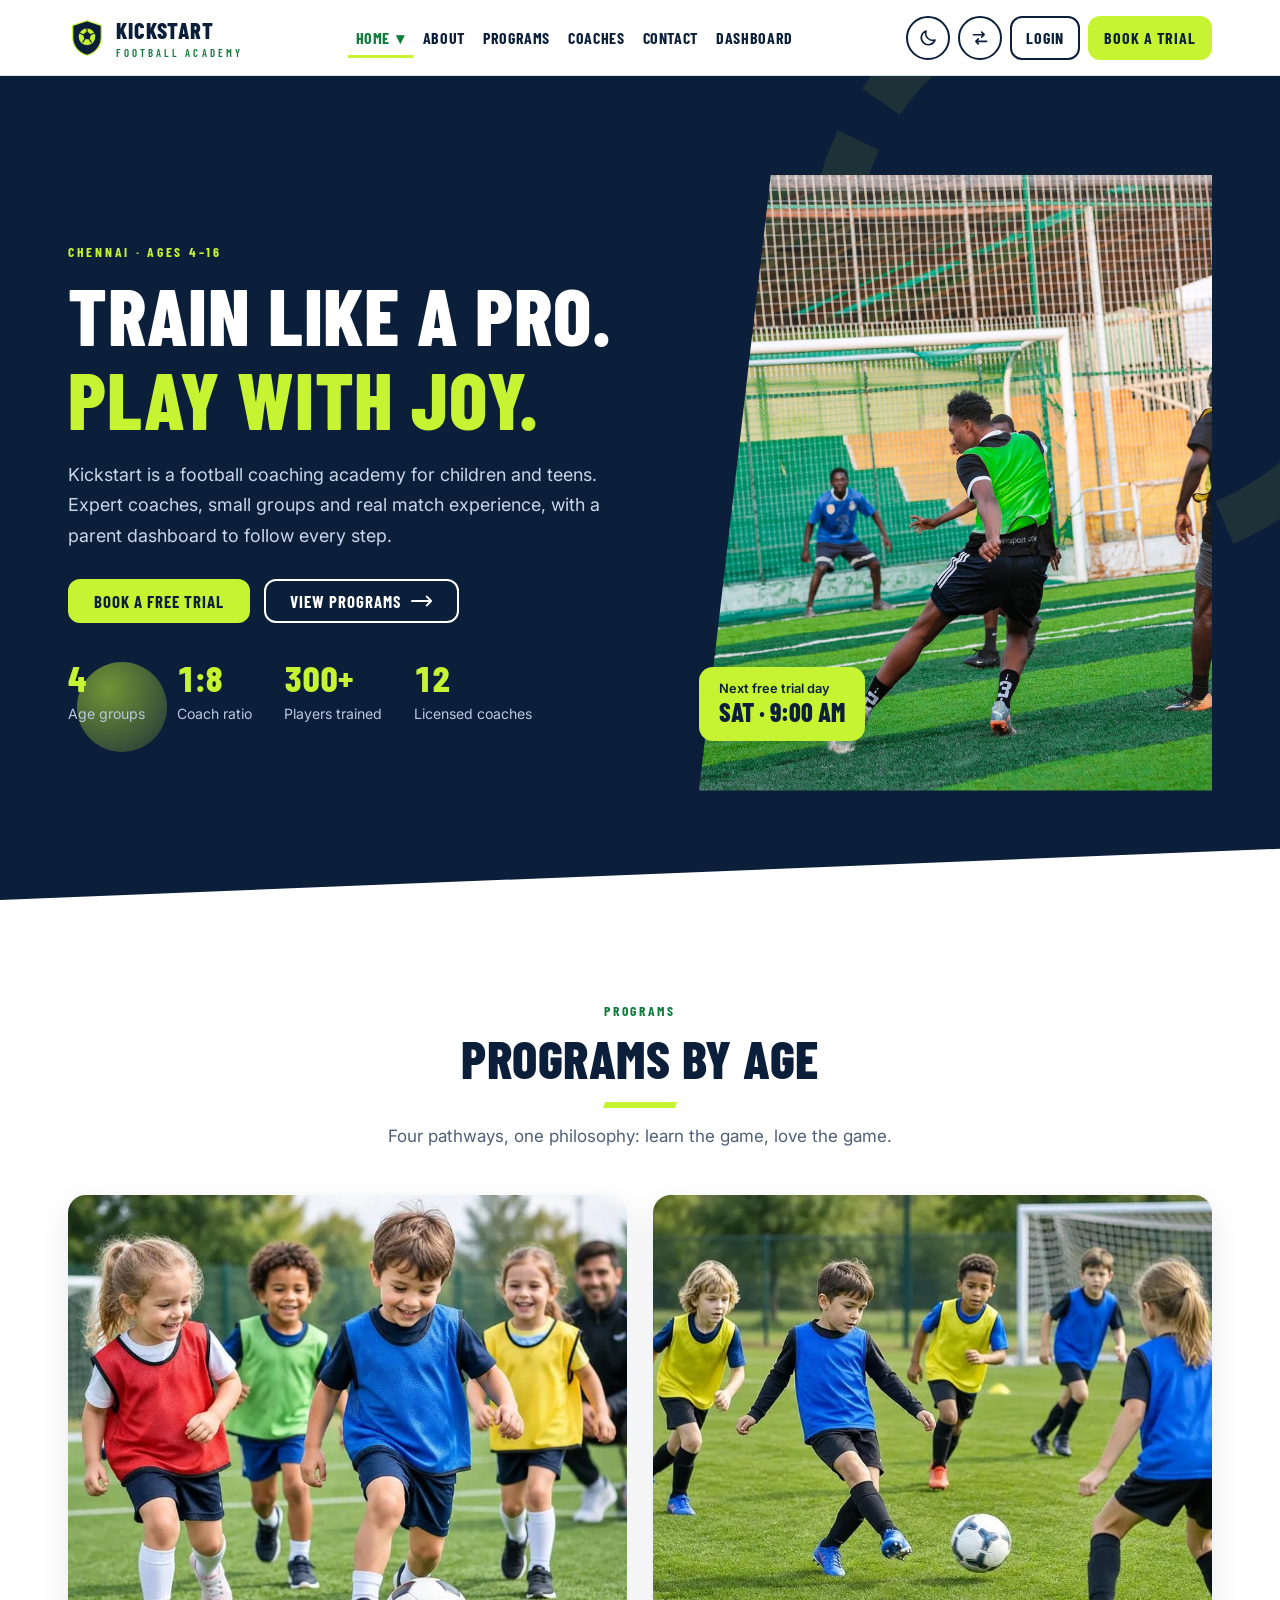
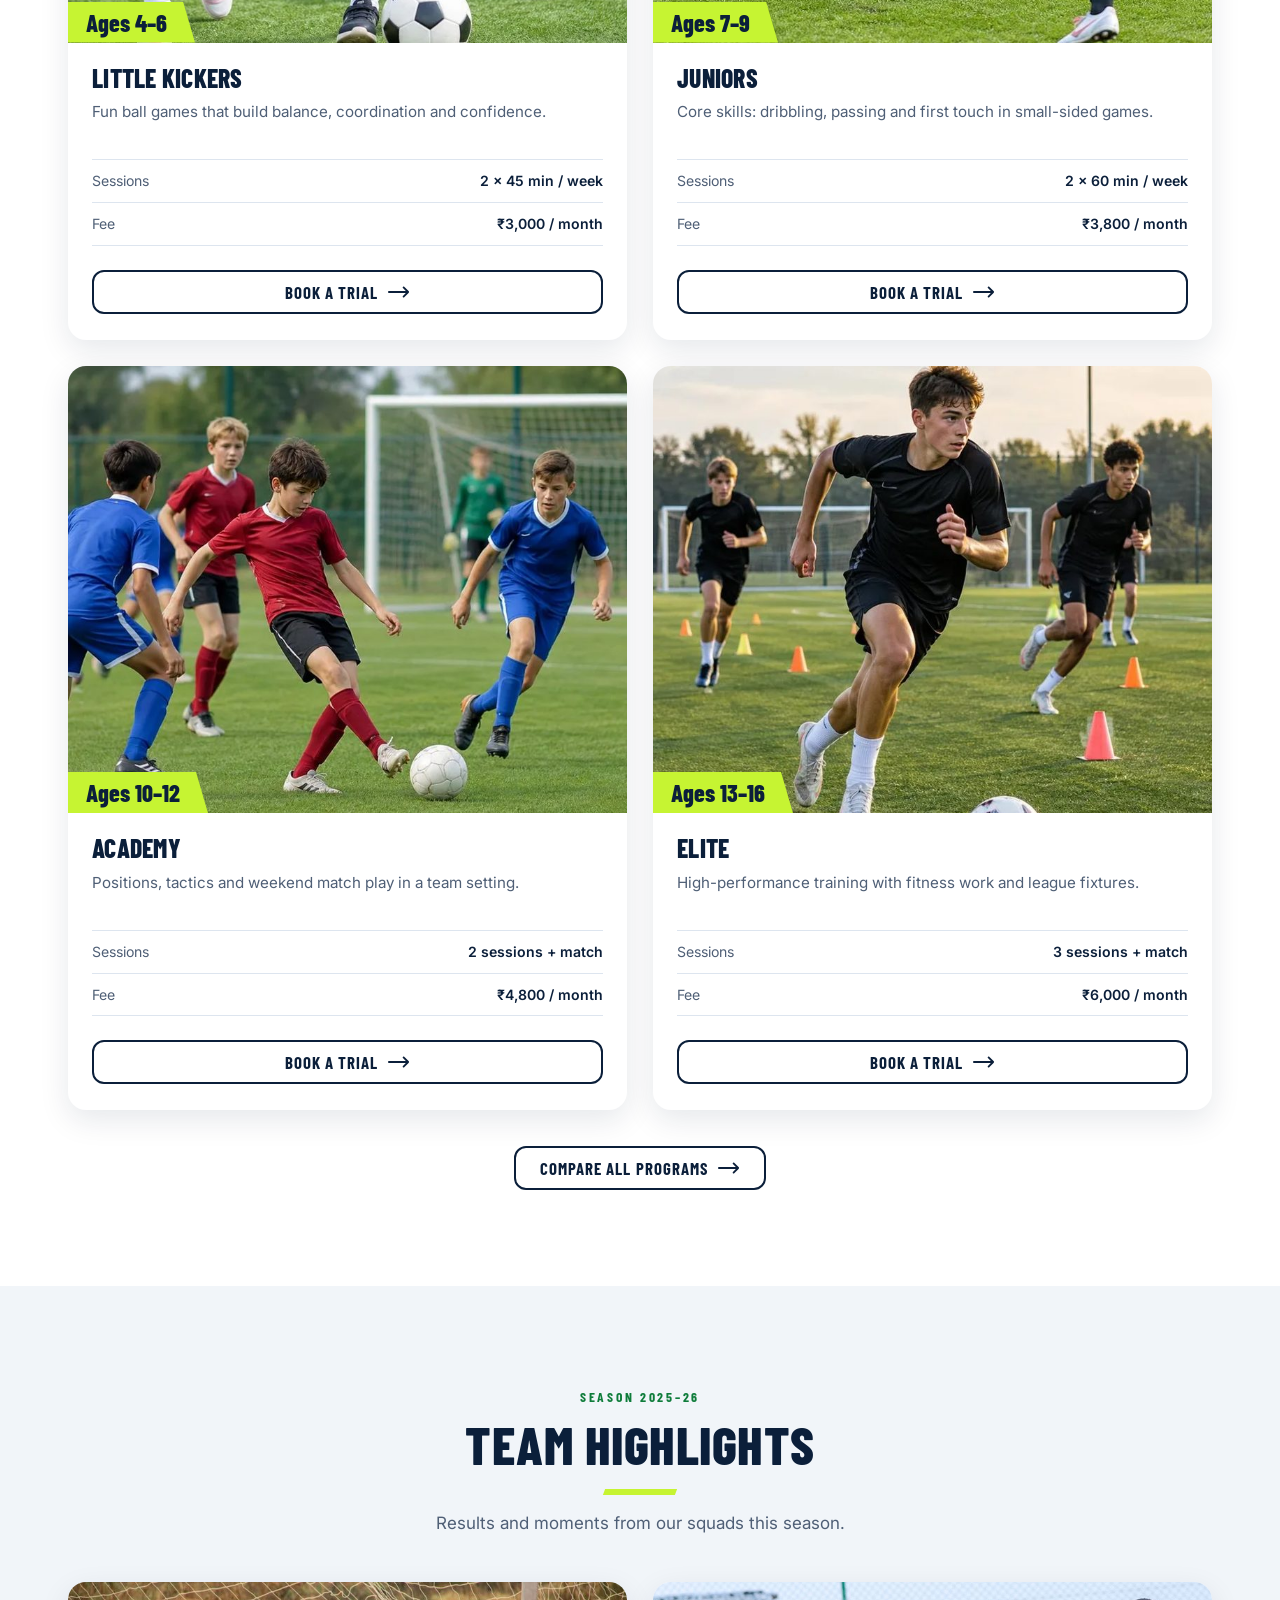
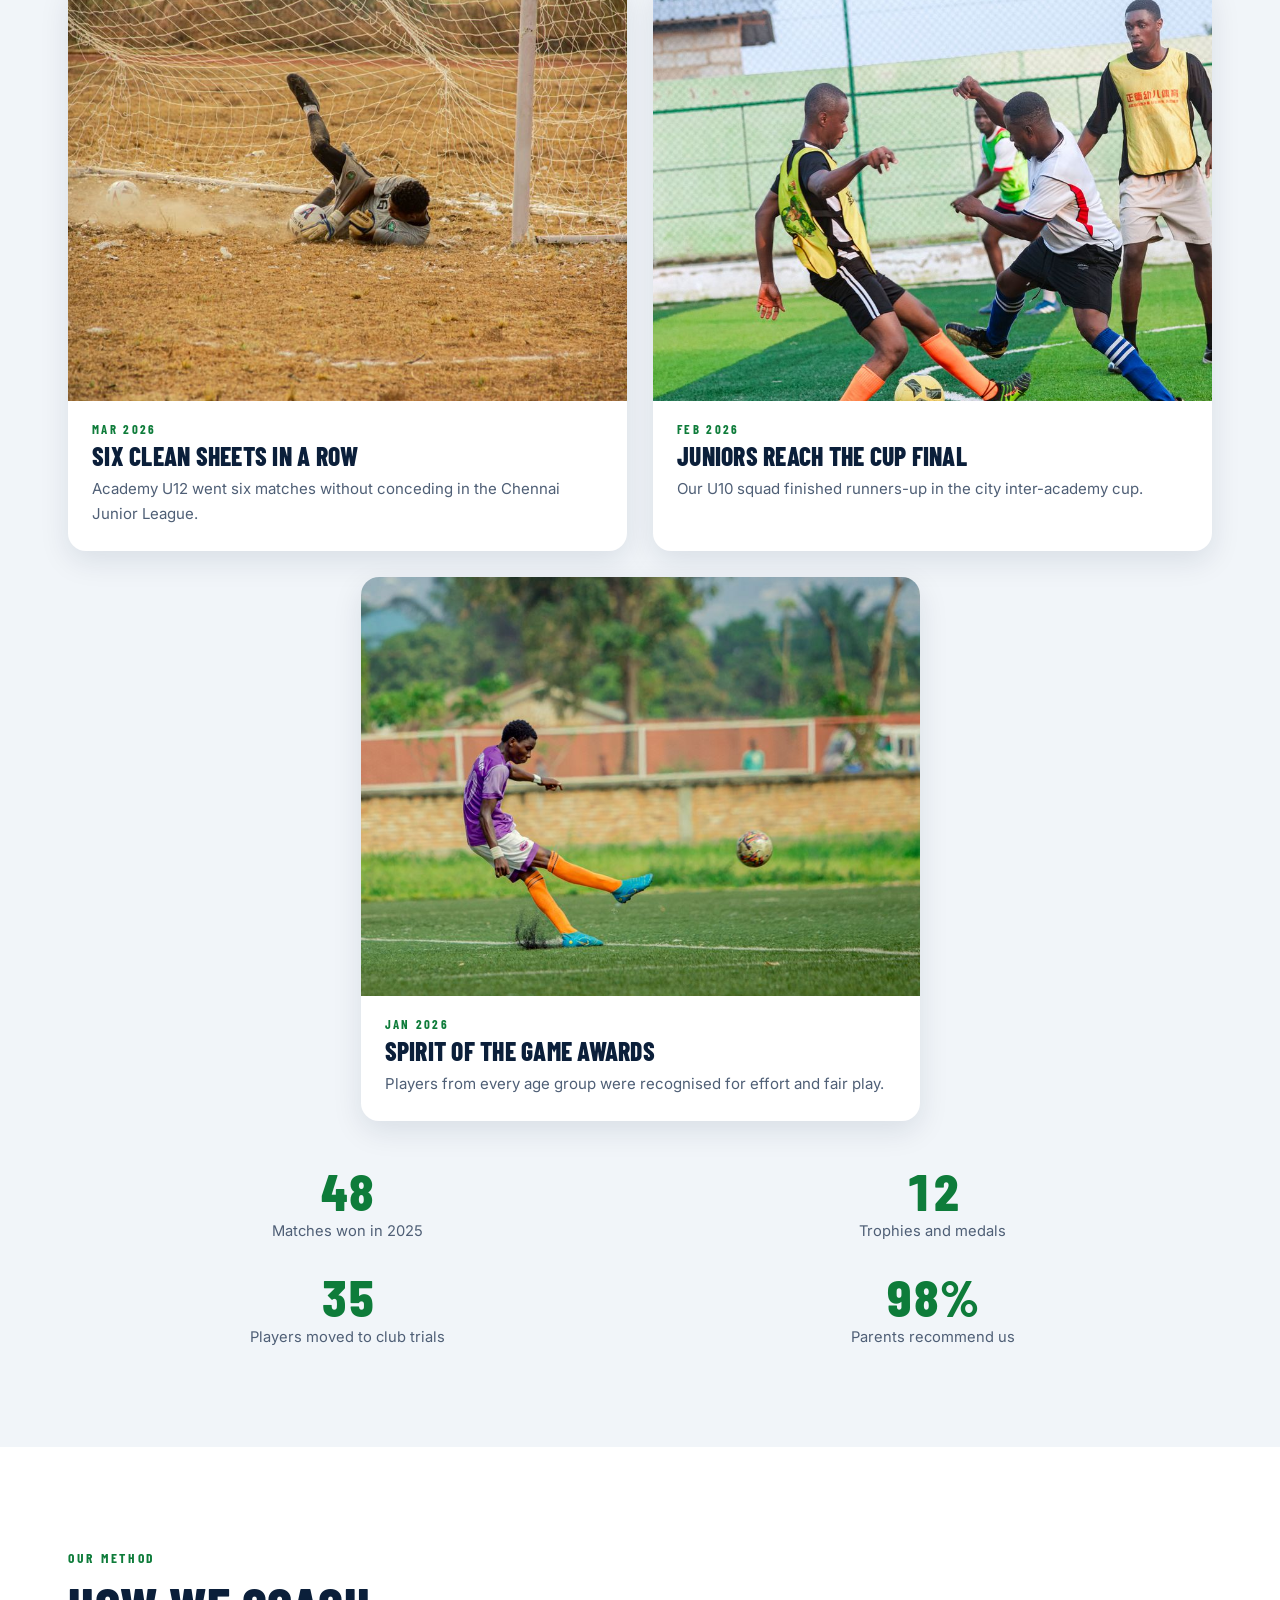
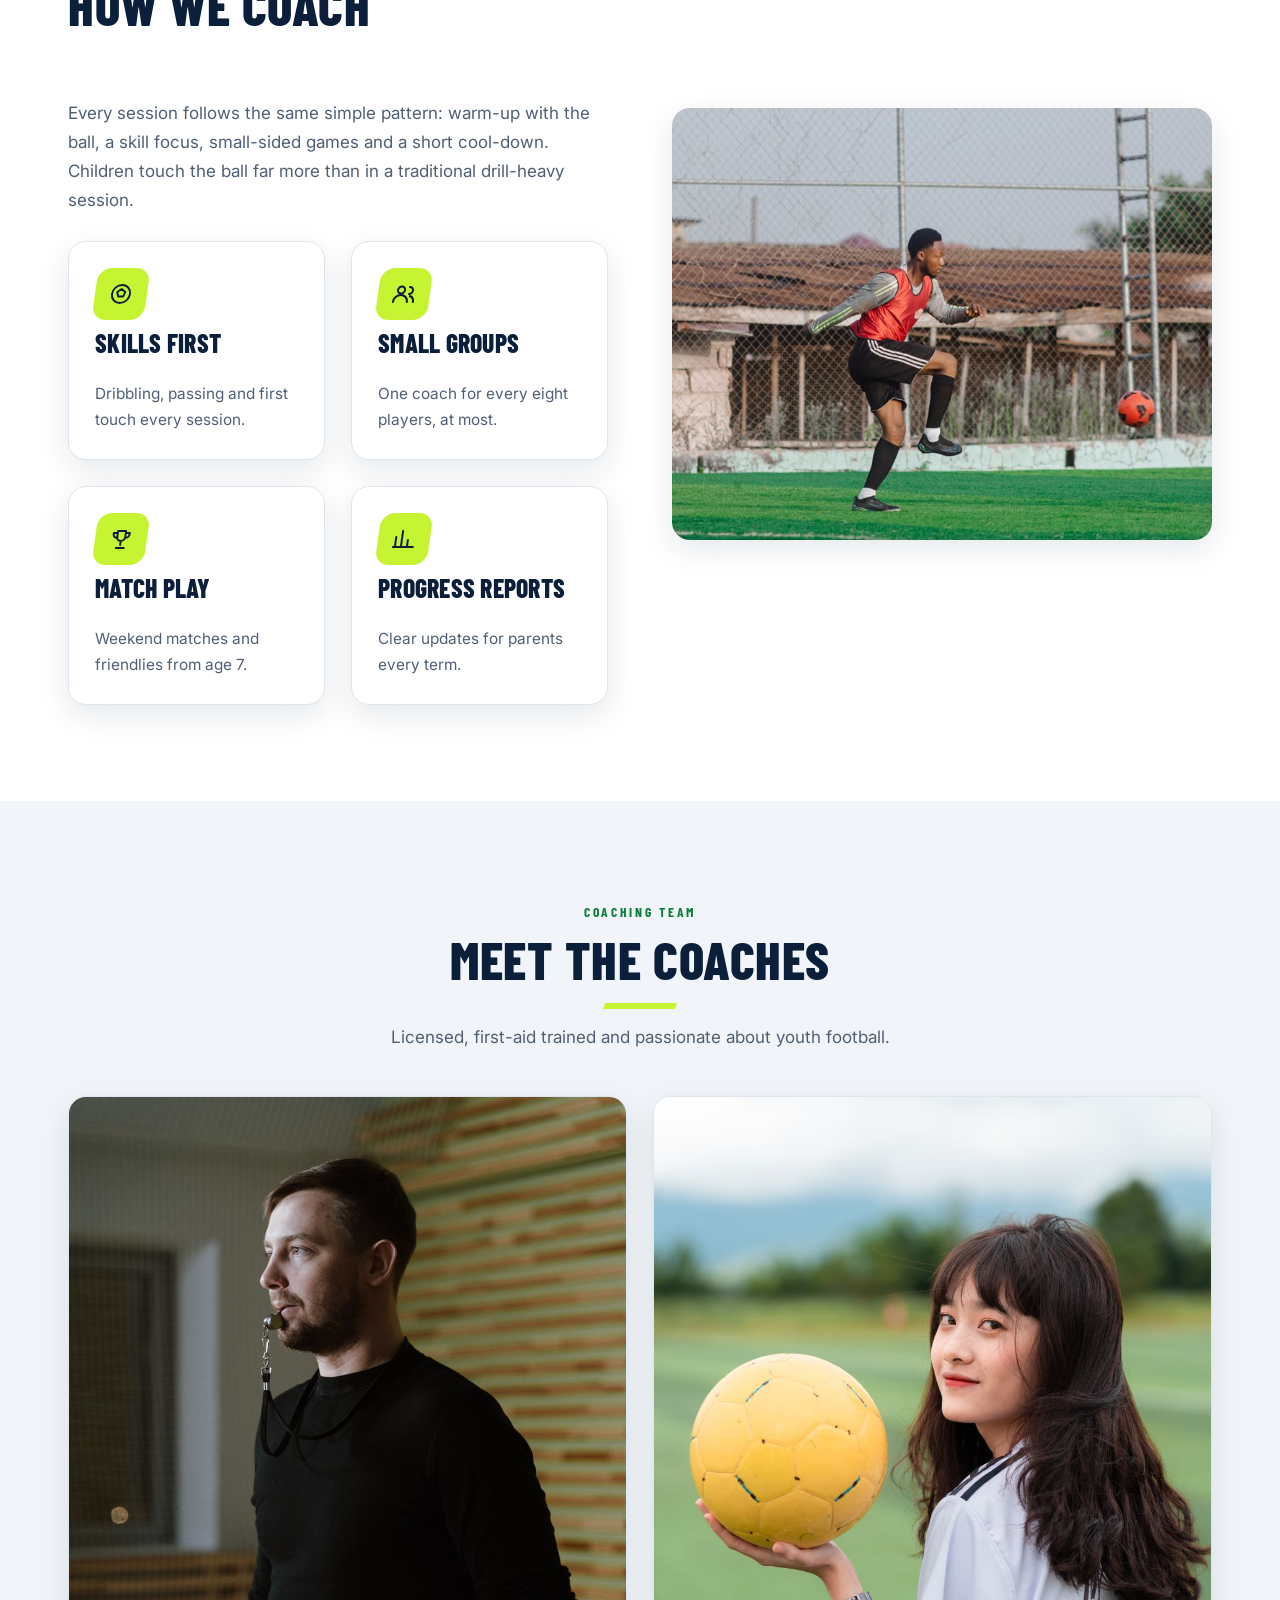
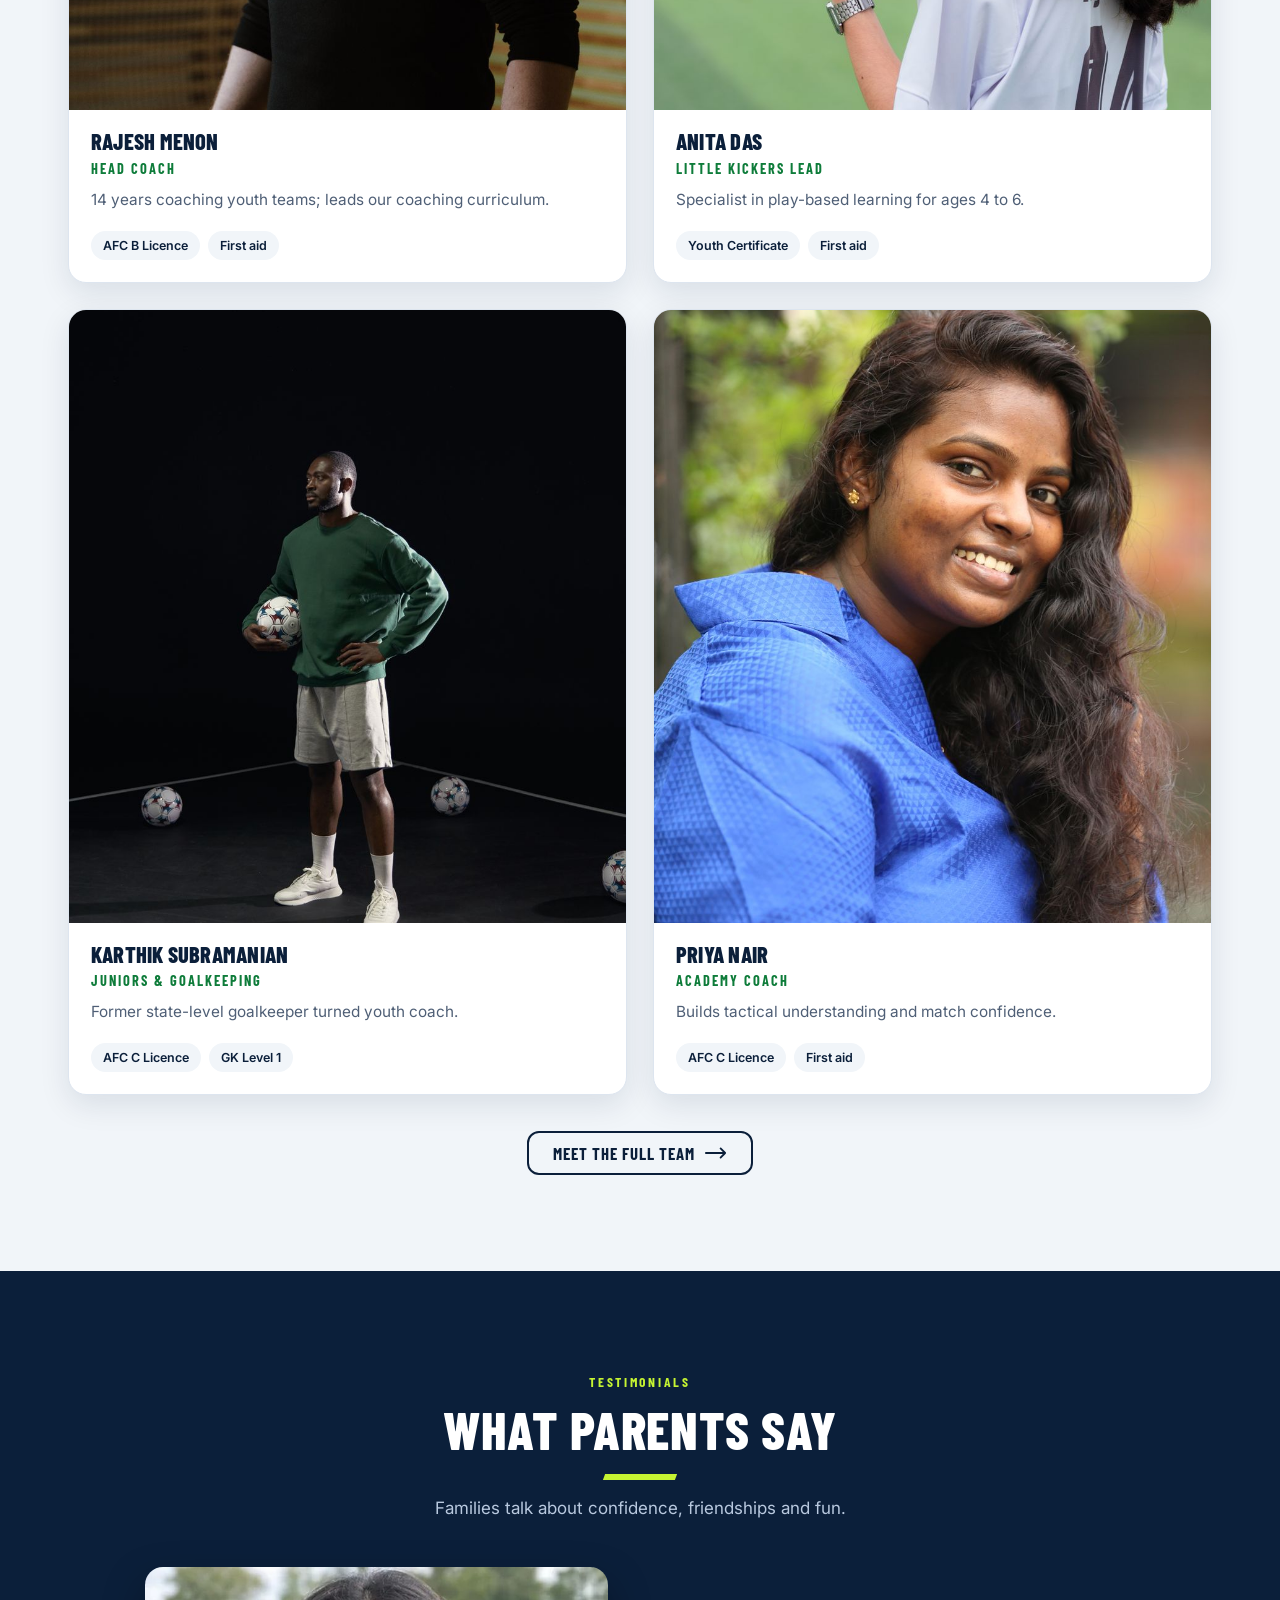
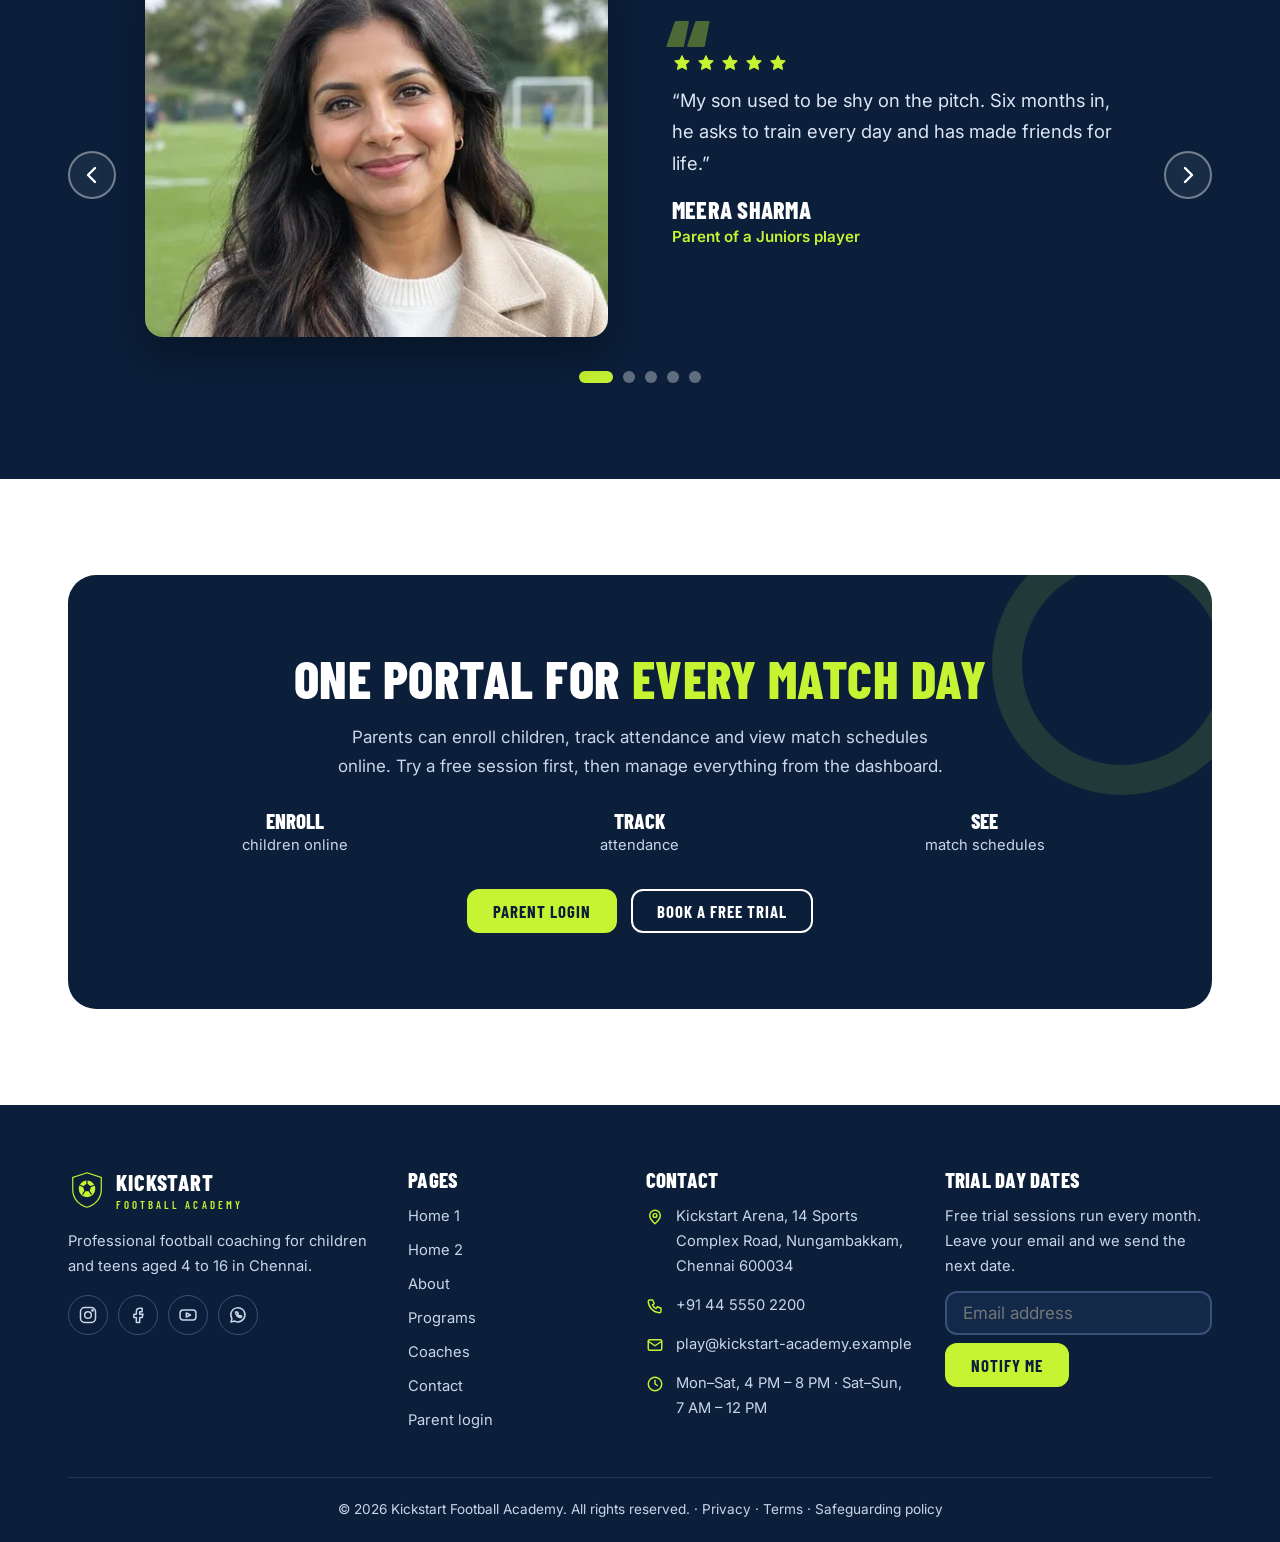
<file: index.html>
<!DOCTYPE html>
<html lang="en" dir="ltr">
<head>
  <meta charset="utf-8">
  <meta name="viewport" content="width=device-width, initial-scale=1">
  <title>Football Coaching for Kids — Kickstart Football Academy</title>
  <meta name="description" content="Football coaching academy in Chennai for ages 4 to 16, with a parent dashboard.">
  <link rel="icon" type="image/svg+xml" href="assets/images/favicon.svg">
  <link rel="preconnect" href="https://fonts.googleapis.com">
  <link rel="preconnect" href="https://fonts.gstatic.com" crossorigin>
  <link href="https://fonts.googleapis.com/css2?family=Barlow+Condensed:wght@600;700;800&family=Inter:wght@400;500;600&display=swap" rel="stylesheet">
  <link rel="stylesheet" href="assets/css/style.css">
  <script>
    try {
      var d = document.documentElement;
      d.dataset.theme = localStorage.getItem('theme') || 'light';
      d.dir = localStorage.getItem('dir') || 'ltr';
    } catch(e) {}
  </script>
  <script defer src="assets/js/main.js"></script>
</head>
<body data-page="home1" data-layout="site">
  <div id="loader" role="status" aria-live="polite">
    <div class="ld">
      <svg viewBox="0 0 64 64" aria-hidden="true">
        <path d="M32 3 56 11v20c0 15-10 26-24 30C18 57 8 46 8 31V11z" fill="#0B1F3A" stroke="#C6F432" stroke-width="2"/>
        <circle cx="32" cy="30" r="14" fill="#C6F432"/>
        <path d="m32 21 7 5-3 8h-8l-3-8z" fill="#0B1F3A"/>
        <path d="M32 16v5M39 26l5-2M36 34l3 5M28 34l-3 5M25 26l-5-2" stroke="#0B1F3A" stroke-width="2" stroke-linecap="round"/>
      </svg>
      <b>KICKSTART</b>
      <div class="ld-bar"><i></i></div>
      <span class="sr">Loading…</span>
    </div>
  </div>
  <noscript><style>#loader{display:none}</style></noscript>

  <div id="site-nav"></div>

  <main>
    <section class="hero">
      <div class="wrap">
        <div>
          <span class="eyebrow">Chennai · Ages 4–16</span>
          <h1>Train like a pro. <em>Play with joy.</em></h1>
          <p class="lead">Kickstart is a football coaching academy for children and teens. Expert coaches, small groups and real match experience, with a parent dashboard to follow every step.</p>
          <div class="btns">
            <a class="btn btn-p" href="contact.html#trial">Book a Free Trial</a>
            <a class="btn btn-w" href="programs.html">View Programs <svg class="arr" viewBox="0 0 24 12" aria-hidden="true"><path d="M1 6h21M17 1l5 5-5 5"/></svg></a>
          </div>
          <div class="stats">
            <div><b>4</b><span>Age groups</span></div>
            <div><b>1:8</b><span>Coach ratio</span></div>
            <div><b>300+</b><span>Players trained</span></div>
            <div><b>12</b><span>Licensed coaches</span></div>
          </div>
        </div>
        <div class="himg">
          <img src="assets/images/remote/pexels-39095103.jpeg" alt="Young players in a dynamic soccer match on a green field" style="object-position:center" loading="eager" decoding="async">
          <div class="fcard">
            <small>Next free trial day</small>
            <b>Sat · 9:00 AM</b>
          </div>
        </div>
      </div>
    </section>

    <section class="sec">
      <div class="wrap">
        <div class="head">
          <span class="eyebrow">Programs</span>
          <h2>Programs by age</h2>
          <p>Four pathways, one philosophy: learn the game, love the game.</p>
        </div>
        <div class="grid g4">
          <article class="pc">
            <div class="ph">
              <img src="assets/images/home/little-kickers.jpg" alt="Little Kickers children running with the ball" width="800" height="800" style="object-position:center 30%" loading="lazy" decoding="async">
              <span class="age">Ages 4–6</span>
            </div>
            <div class="lb">
              <h3>Little Kickers</h3>
              <p>Fun ball games that build balance, coordination and confidence.</p>
              <div class="facts">
                <div><span>Sessions</span><b>2 × 45 min / week</b></div>
                <div><span>Fee</span><b>₹3,000 / month</b></div>
              </div>
              <a class="btn btn" href="contact.html#trial">Book a trial <svg class="arr" viewBox="0 0 24 12" aria-hidden="true"><path d="M1 6h21M17 1l5 5-5 5"/></svg></a>
            </div>
          </article>

          <article class="pc">
            <div class="ph">
              <img src="assets/images/home/juniors.jpg" alt="Juniors playing a small-sided game" width="800" height="800" style="object-position:center 30%" loading="lazy" decoding="async">
              <span class="age">Ages 7–9</span>
            </div>
            <div class="lb">
              <h3>Juniors</h3>
              <p>Core skills: dribbling, passing and first touch in small-sided games.</p>
              <div class="facts">
                <div><span>Sessions</span><b>2 × 60 min / week</b></div>
                <div><span>Fee</span><b>₹3,800 / month</b></div>
              </div>
              <a class="btn btn" href="contact.html#trial">Book a trial <svg class="arr" viewBox="0 0 24 12" aria-hidden="true"><path d="M1 6h21M17 1l5 5-5 5"/></svg></a>
            </div>
          </article>

          <article class="pc">
            <div class="ph">
              <img src="assets/images/home/academy.jpg" alt="Academy players in a match" width="800" height="800" style="object-position:center 30%" loading="lazy" decoding="async">
              <span class="age">Ages 10–12</span>
            </div>
            <div class="lb">
              <h3>Academy</h3>
              <p>Positions, tactics and weekend match play in a team setting.</p>
              <div class="facts">
                <div><span>Sessions</span><b>2 sessions + match</b></div>
                <div><span>Fee</span><b>₹4,800 / month</b></div>
              </div>
              <a class="btn btn" href="contact.html#trial">Book a trial <svg class="arr" viewBox="0 0 24 12" aria-hidden="true"><path d="M1 6h21M17 1l5 5-5 5"/></svg></a>
            </div>
          </article>

          <article class="pc">
            <div class="ph">
              <img src="assets/images/home/elite.jpg" alt="Elite player sprinting through a drill" width="800" height="800" style="object-position:center 30%" loading="lazy" decoding="async">
              <span class="age">Ages 13–16</span>
            </div>
            <div class="lb">
              <h3>Elite</h3>
              <p>High-performance training with fitness work and league fixtures.</p>
              <div class="facts">
                <div><span>Sessions</span><b>3 sessions + match</b></div>
                <div><span>Fee</span><b>₹6,000 / month</b></div>
              </div>
              <a class="btn btn" href="contact.html#trial">Book a trial <svg class="arr" viewBox="0 0 24 12" aria-hidden="true"><path d="M1 6h21M17 1l5 5-5 5"/></svg></a>
            </div>
          </article>
        </div>

        <div class="btns" style="justify-content:center;margin-top:36px">
          <a class="btn btn" href="programs.html">Compare all programs <svg class="arr" viewBox="0 0 24 12" aria-hidden="true"><path d="M1 6h21M17 1l5 5-5 5"/></svg></a>
        </div>
      </div>
    </section>

    <section class="sec alt">
      <div class="wrap">
        <div class="head">
          <span class="eyebrow">Season 2025–26</span>
          <h2>Team highlights</h2>
          <p>Results and moments from our squads this season.</p>
        </div>
        <div class="grid">
          <article class="hl">
            <img src="assets/images/remote/pexels-20009468.jpeg" alt="Goalkeeper diving to save a soccer ball on a grassy pitch" style="object-position:center" loading="lazy" decoding="async">
            <div class="lb">
              <span class="dt">Mar 2026</span>
              <h3>Six clean sheets in a row</h3>
              <p>Academy U12 went six matches without conceding in the Chennai Junior League.</p>
            </div>
          </article>
          <article class="hl">
            <img src="assets/images/remote/pexels-39095092.jpeg" alt="Dynamic youth soccer match on green turf" style="object-position:center" loading="lazy" decoding="async">
            <div class="lb">
              <span class="dt">Feb 2026</span>
              <h3>Juniors reach the cup final</h3>
              <p>Our U10 squad finished runners-up in the city inter-academy cup.</p>
            </div>
          </article>
          <article class="hl">
            <img src="assets/images/remote/pexels-30461448.jpeg" alt="Young soccer player in colorful kit in action on an outdoor field" style="object-position:center" loading="lazy" decoding="async">
            <div class="lb">
              <span class="dt">Jan 2026</span>
              <h3>Spirit of the Game awards</h3>
              <p>Players from every age group were recognised for effort and fair play.</p>
            </div>
          </article>
        </div>

        <div class="grid g4" style="margin-top:44px">
          <div class="stat"><b>48</b><span>Matches won in 2025</span></div>
          <div class="stat"><b>12</b><span>Trophies and medals</span></div>
          <div class="stat"><b>35</b><span>Players moved to club trials</span></div>
          <div class="stat"><b>98%</b><span>Parents recommend us</span></div>
        </div>
      </div>
    </section>

    <section class="sec">
      <div class="wrap">
        <div class="split">
          <div>
            <div class="head l">
              <span class="eyebrow">Our method</span>
              <h2>How we coach</h2>
            </div>
            <p>Every session follows the same simple pattern: warm-up with the ball, a skill focus, small-sided games and a short cool-down. Children touch the ball far more than in a traditional drill-heavy session.</p>
            <div class="grid g2" style="margin-top:26px">
              <div class="card">
                <div class="ic">
                  <svg viewBox="0 0 24 24" aria-hidden="true"><circle cx="12" cy="12" r="9"/><path d="m12 7 4 3-1.5 4.5h-5L8 10z"/></svg>
                </div>
                <h3>Skills first</h3>
                <p>Dribbling, passing and first touch every session.</p>
              </div>
              <div class="card">
                <div class="ic">
                  <svg viewBox="0 0 24 24" aria-hidden="true"><circle cx="9" cy="8" r="3.5"/><path d="M2 20a7 7 0 0 1 14 0M17 5a3.5 3.5 0 0 1 0 7M18 14a6 6 0 0 1 4 6"/></svg>
                </div>
                <h3>Small groups</h3>
                <p>One coach for every eight players, at most.</p>
              </div>
              <div class="card">
                <div class="ic">
                  <svg viewBox="0 0 24 24" aria-hidden="true"><path d="M8 4h8v6a4 4 0 0 1-8 0zM8 6H4v1a4 4 0 0 0 4 4M16 6h4v1a4 4 0 0 1-4 4M12 14v4M8 21h8"/></svg>
                </div>
                <h3>Match play</h3>
                <p>Weekend matches and friendlies from age 7.</p>
              </div>
              <div class="card">
                <div class="ic">
                  <svg viewBox="0 0 24 24" aria-hidden="true"><path d="M4 20V10M10 20V4M16 20v-7M22 20H2"/></svg>
                </div>
                <h3>Progress reports</h3>
                <p>Clear updates for parents every term.</p>
              </div>
            </div>
          </div>
          <img src="assets/images/remote/pexels-35336742.jpeg" alt="Young soccer player practicing on a field in a red jersey" style="object-position:center" loading="lazy" decoding="async">
        </div>
      </div>
    </section>

    <section class="sec alt">
      <div class="wrap">
        <div class="head">
          <span class="eyebrow">Coaching team</span>
          <h2>Meet the coaches</h2>
          <p>Licensed, first-aid trained and passionate about youth football.</p>
        </div>
        <div class="grid g4">
          <article class="card cc">
            <div class="cph">
              <img src="assets/images/remote/pexels-6767251.jpeg" alt="Rajesh Menon, head coach, holding a whistle" style="object-position:center" loading="lazy" decoding="async">
            </div>
            <div class="cb">
              <h3>Rajesh Menon</h3>
              <span class="role">Head Coach</span>
              <p>14 years coaching youth teams; leads our coaching curriculum.</p>
              <div class="chips"><span class="chip">AFC B Licence</span><span class="chip">First aid</span></div>
            </div>
          </article>

          <article class="card cc">
            <div class="cph">
              <img src="assets/images/remote/pexels-3653345.jpeg" alt="Anita Das, Little Kickers lead, holding a football" style="object-position:center" loading="lazy" decoding="async">
            </div>
            <div class="cb">
              <h3>Anita Das</h3>
              <span class="role">Little Kickers lead</span>
              <p>Specialist in play-based learning for ages 4 to 6.</p>
              <div class="chips"><span class="chip">Youth Certificate</span><span class="chip">First aid</span></div>
            </div>
          </article>

          <article class="card cc">
            <div class="cph">
              <img src="assets/images/remote/pexels-10349955.jpeg" alt="Karthik Subramanian, Juniors and goalkeeping coach, holding a football" style="object-position:center" loading="lazy" decoding="async">
            </div>
            <div class="cb">
              <h3>Karthik Subramanian</h3>
              <span class="role">Juniors & goalkeeping</span>
              <p>Former state-level goalkeeper turned youth coach.</p>
              <div class="chips"><span class="chip">AFC C Licence</span><span class="chip">GK Level 1</span></div>
            </div>
          </article>

          <article class="card cc">
            <div class="cph">
              <img src="assets/images/remote/pexels-31105921.jpeg" alt="Priya Nair, Academy coach, smiling outdoors" style="object-position:center" loading="lazy" decoding="async">
            </div>
            <div class="cb">
              <h3>Priya Nair</h3>
              <span class="role">Academy coach</span>
              <p>Builds tactical understanding and match confidence.</p>
              <div class="chips"><span class="chip">AFC C Licence</span><span class="chip">First aid</span></div>
            </div>
          </article>
        </div>

        <div class="btns" style="justify-content:center;margin-top:36px">
          <a class="btn btn" href="coaches.html">Meet the full team <svg class="arr" viewBox="0 0 24 12" aria-hidden="true"><path d="M1 6h21M17 1l5 5-5 5"/></svg></a>
        </div>
      </div>
    </section>

    <section class="sec dk">
      <div class="wrap">
        <div class="head">
          <span class="eyebrow">Testimonials</span>
          <h2>What parents say</h2>
          <p>Families talk about confidence, friendships and fun.</p>
        </div>
        <div class="tcar" aria-roledescription="carousel" aria-label="Parent testimonials">
          <button class="tnav tprev" type="button" aria-label="Previous testimonial">
            <svg viewBox="0 0 24 24" aria-hidden="true"><path d="M15 5l-7 7 7 7"/></svg>
          </button>
          <div class="ts on">
            <img src="assets/images/people/meera.jpg" alt="Meera Sharma, parent" width="640" height="640" style="object-position:center 25%" loading="lazy" decoding="async">
            <blockquote>
              <div class="stars" aria-label="5 out of 5 stars"><svg viewBox="0 0 24 24" aria-hidden="true"><path d="M12 3l2.7 5.6 6.1.9-4.4 4.3 1 6.1L12 17l-5.4 2.9 1-6.1L3.2 9.5l6.1-.9z"/></svg><svg viewBox="0 0 24 24" aria-hidden="true"><path d="M12 3l2.7 5.6 6.1.9-4.4 4.3 1 6.1L12 17l-5.4 2.9 1-6.1L3.2 9.5l6.1-.9z"/></svg><svg viewBox="0 0 24 24" aria-hidden="true"><path d="M12 3l2.7 5.6 6.1.9-4.4 4.3 1 6.1L12 17l-5.4 2.9 1-6.1L3.2 9.5l6.1-.9z"/></svg><svg viewBox="0 0 24 24" aria-hidden="true"><path d="M12 3l2.7 5.6 6.1.9-4.4 4.3 1 6.1L12 17l-5.4 2.9 1-6.1L3.2 9.5l6.1-.9z"/></svg><svg viewBox="0 0 24 24" aria-hidden="true"><path d="M12 3l2.7 5.6 6.1.9-4.4 4.3 1 6.1L12 17l-5.4 2.9 1-6.1L3.2 9.5l6.1-.9z"/></svg></div>
              <p>“My son used to be shy on the pitch. Six months in, he asks to train every day and has made friends for life.”</p>
              <h3>Meera Sharma</h3>
              <small>Parent of a Juniors player</small>
            </blockquote>
          </div>
          <div class="ts">
            <img src="assets/images/people/arun.jpg" alt="Arun Kumar, parent" width="640" height="640" style="object-position:center 25%" loading="lazy" decoding="async">
            <blockquote>
              <div class="stars" aria-label="5 out of 5 stars"><svg viewBox="0 0 24 24" aria-hidden="true"><path d="M12 3l2.7 5.6 6.1.9-4.4 4.3 1 6.1L12 17l-5.4 2.9 1-6.1L3.2 9.5l6.1-.9z"/></svg><svg viewBox="0 0 24 24" aria-hidden="true"><path d="M12 3l2.7 5.6 6.1.9-4.4 4.3 1 6.1L12 17l-5.4 2.9 1-6.1L3.2 9.5l6.1-.9z"/></svg><svg viewBox="0 0 24 24" aria-hidden="true"><path d="M12 3l2.7 5.6 6.1.9-4.4 4.3 1 6.1L12 17l-5.4 2.9 1-6.1L3.2 9.5l6.1-.9z"/></svg><svg viewBox="0 0 24 24" aria-hidden="true"><path d="M12 3l2.7 5.6 6.1.9-4.4 4.3 1 6.1L12 17l-5.4 2.9 1-6.1L3.2 9.5l6.1-.9z"/></svg><svg viewBox="0 0 24 24" aria-hidden="true"><path d="M12 3l2.7 5.6 6.1.9-4.4 4.3 1 6.1L12 17l-5.4 2.9 1-6.1L3.2 9.5l6.1-.9z"/></svg></div>
              <p>“The coaches explain why, not just what. His passing and decision making have improved a lot, and I love the progress reports.”</p>
              <h3>Arun Kumar</h3>
              <small>Parent of an Academy player</small>
            </blockquote>
          </div>
          <div class="ts">
            <img src="assets/images/people/farah.jpg" alt="Farah Khan, parent" width="640" height="640" style="object-position:center 25%" loading="lazy" decoding="async">
            <blockquote>
              <div class="stars" aria-label="5 out of 5 stars"><svg viewBox="0 0 24 24" aria-hidden="true"><path d="M12 3l2.7 5.6 6.1.9-4.4 4.3 1 6.1L12 17l-5.4 2.9 1-6.1L3.2 9.5l6.1-.9z"/></svg><svg viewBox="0 0 24 24" aria-hidden="true"><path d="M12 3l2.7 5.6 6.1.9-4.4 4.3 1 6.1L12 17l-5.4 2.9 1-6.1L3.2 9.5l6.1-.9z"/></svg><svg viewBox="0 0 24 24" aria-hidden="true"><path d="M12 3l2.7 5.6 6.1.9-4.4 4.3 1 6.1L12 17l-5.4 2.9 1-6.1L3.2 9.5l6.1-.9z"/></svg><svg viewBox="0 0 24 24" aria-hidden="true"><path d="M12 3l2.7 5.6 6.1.9-4.4 4.3 1 6.1L12 17l-5.4 2.9 1-6.1L3.2 9.5l6.1-.9z"/></svg><svg viewBox="0 0 24 24" aria-hidden="true"><path d="M12 3l2.7 5.6 6.1.9-4.4 4.3 1 6.1L12 17l-5.4 2.9 1-6.1L3.2 9.5l6.1-.9z"/></svg></div>
              <p>“Match days are well organised and the dashboard keeps our family schedule clear. Professional and caring.”</p>
              <h3>Farah Khan</h3>
              <small>Parent of an Elite player</small>
            </blockquote>
          </div>
          <div class="ts">
            <img src="assets/images/people/lakshmi-venkatesh.png" alt="Lakshmi Venkatesh, parent" width="768" height="768" style="object-position:center 25%" loading="lazy" decoding="async">
            <blockquote>
              <div class="stars" aria-label="5 out of 5 stars"><svg viewBox="0 0 24 24" aria-hidden="true"><path d="M12 3l2.7 5.6 6.1.9-4.4 4.3 1 6.1L12 17l-5.4 2.9 1-6.1L3.2 9.5l6.1-.9z"/></svg><svg viewBox="0 0 24 24" aria-hidden="true"><path d="M12 3l2.7 5.6 6.1.9-4.4 4.3 1 6.1L12 17l-5.4 2.9 1-6.1L3.2 9.5l6.1-.9z"/></svg><svg viewBox="0 0 24 24" aria-hidden="true"><path d="M12 3l2.7 5.6 6.1.9-4.4 4.3 1 6.1L12 17l-5.4 2.9 1-6.1L3.2 9.5l6.1-.9z"/></svg><svg viewBox="0 0 24 24" aria-hidden="true"><path d="M12 3l2.7 5.6 6.1.9-4.4 4.3 1 6.1L12 17l-5.4 2.9 1-6.1L3.2 9.5l6.1-.9z"/></svg><svg viewBox="0 0 24 24" aria-hidden="true"><path d="M12 3l2.7 5.6 6.1.9-4.4 4.3 1 6.1L12 17l-5.4 2.9 1-6.1L3.2 9.5l6.1-.9z"/></svg></div>
              <p>“My daughter was nervous on day one. The coaches turned everything into a game, and Saturday mornings are now her favourite part of the week.”</p>
              <h3>Lakshmi Venkatesh</h3>
              <small>Parent of a Little Kickers player</small>
            </blockquote>
          </div>
          <div class="ts">
            <img src="assets/images/people/anjali-reddy.png" alt="Anjali Reddy, parent" width="768" height="768" style="object-position:center 25%" loading="lazy" decoding="async">
            <blockquote>
              <div class="stars" aria-label="5 out of 5 stars"><svg viewBox="0 0 24 24" aria-hidden="true"><path d="M12 3l2.7 5.6 6.1.9-4.4 4.3 1 6.1L12 17l-5.4 2.9 1-6.1L3.2 9.5l6.1-.9z"/></svg><svg viewBox="0 0 24 24" aria-hidden="true"><path d="M12 3l2.7 5.6 6.1.9-4.4 4.3 1 6.1L12 17l-5.4 2.9 1-6.1L3.2 9.5l6.1-.9z"/></svg><svg viewBox="0 0 24 24" aria-hidden="true"><path d="M12 3l2.7 5.6 6.1.9-4.4 4.3 1 6.1L12 17l-5.4 2.9 1-6.1L3.2 9.5l6.1-.9z"/></svg><svg viewBox="0 0 24 24" aria-hidden="true"><path d="M12 3l2.7 5.6 6.1.9-4.4 4.3 1 6.1L12 17l-5.4 2.9 1-6.1L3.2 9.5l6.1-.9z"/></svg><svg viewBox="0 0 24 24" aria-hidden="true"><path d="M12 3l2.7 5.6 6.1.9-4.4 4.3 1 6.1L12 17l-5.4 2.9 1-6.1L3.2 9.5l6.1-.9z"/></svg></div>
              <p>“She plays with so much more confidence now. Everyone gets a fair turn, and the coaches celebrate effort as much as goals.”</p>
              <h3>Anjali Reddy</h3>
              <small>Parent of a Girls’ Football player</small>
            </blockquote>
          </div>
          <button class="tnav tnext" type="button" aria-label="Next testimonial">
            <svg viewBox="0 0 24 24" aria-hidden="true"><path d="M9 5l7 7-7 7"/></svg>
          </button>
          <div class="tdots" role="tablist" aria-label="Choose testimonial"></div>
        </div>
      </div>
    </section>

    <section class="sec">
      <div class="wrap">
        <div class="cta">
          <h2>One portal for <em>every match day</em></h2>
          <p>Parents can enroll children, track attendance and view match schedules online. Try a free session first, then manage everything from the dashboard.</p>
          <div class="mini">
            <div><b>Enroll</b>children online</div>
            <div><b>Track</b>attendance</div>
            <div><b>See</b>match schedules</div>
          </div>
          <div class="btns">
            <a class="btn btn-p" href="login.html">Parent login</a>
            <a class="btn btn-w" href="contact.html#trial">Book a Free Trial</a>
          </div>
        </div>
      </div>
    </section>
  </main>

  <div id="site-footer"></div>
</body>
</html>
</file>
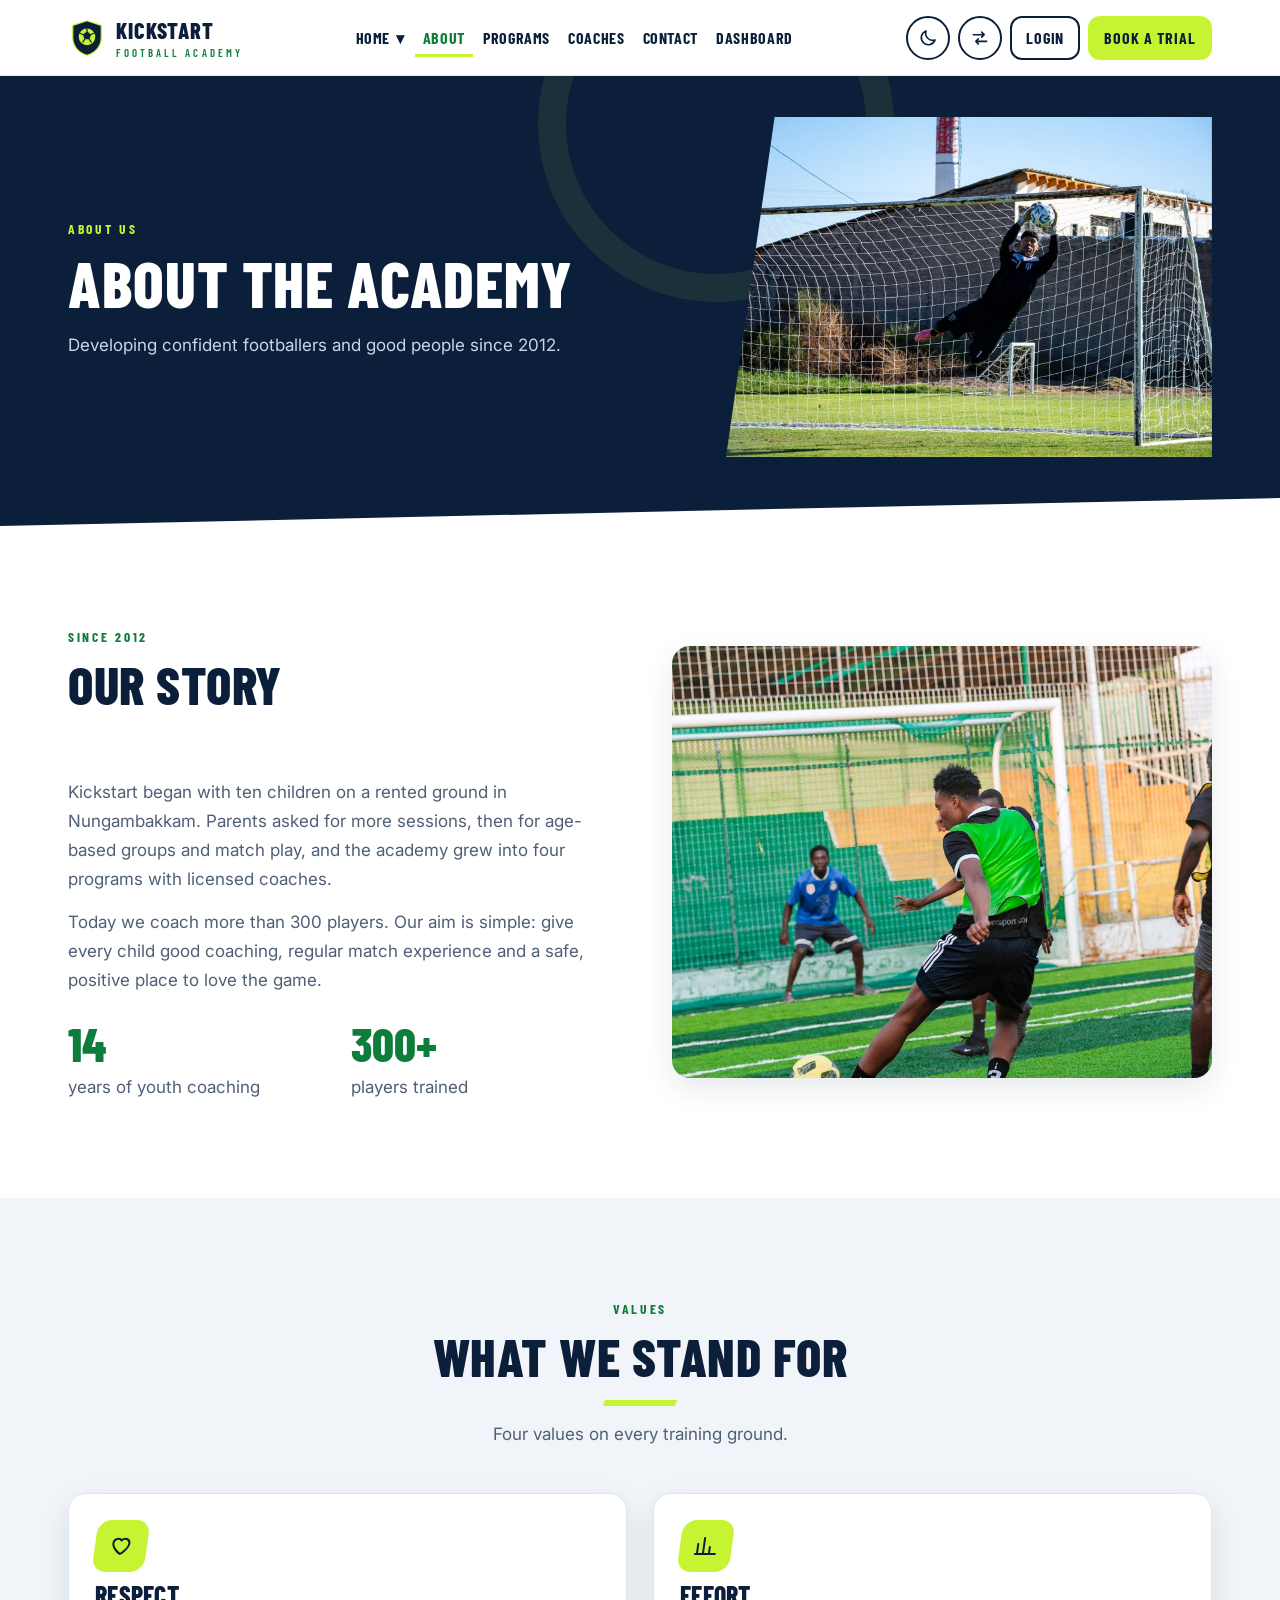
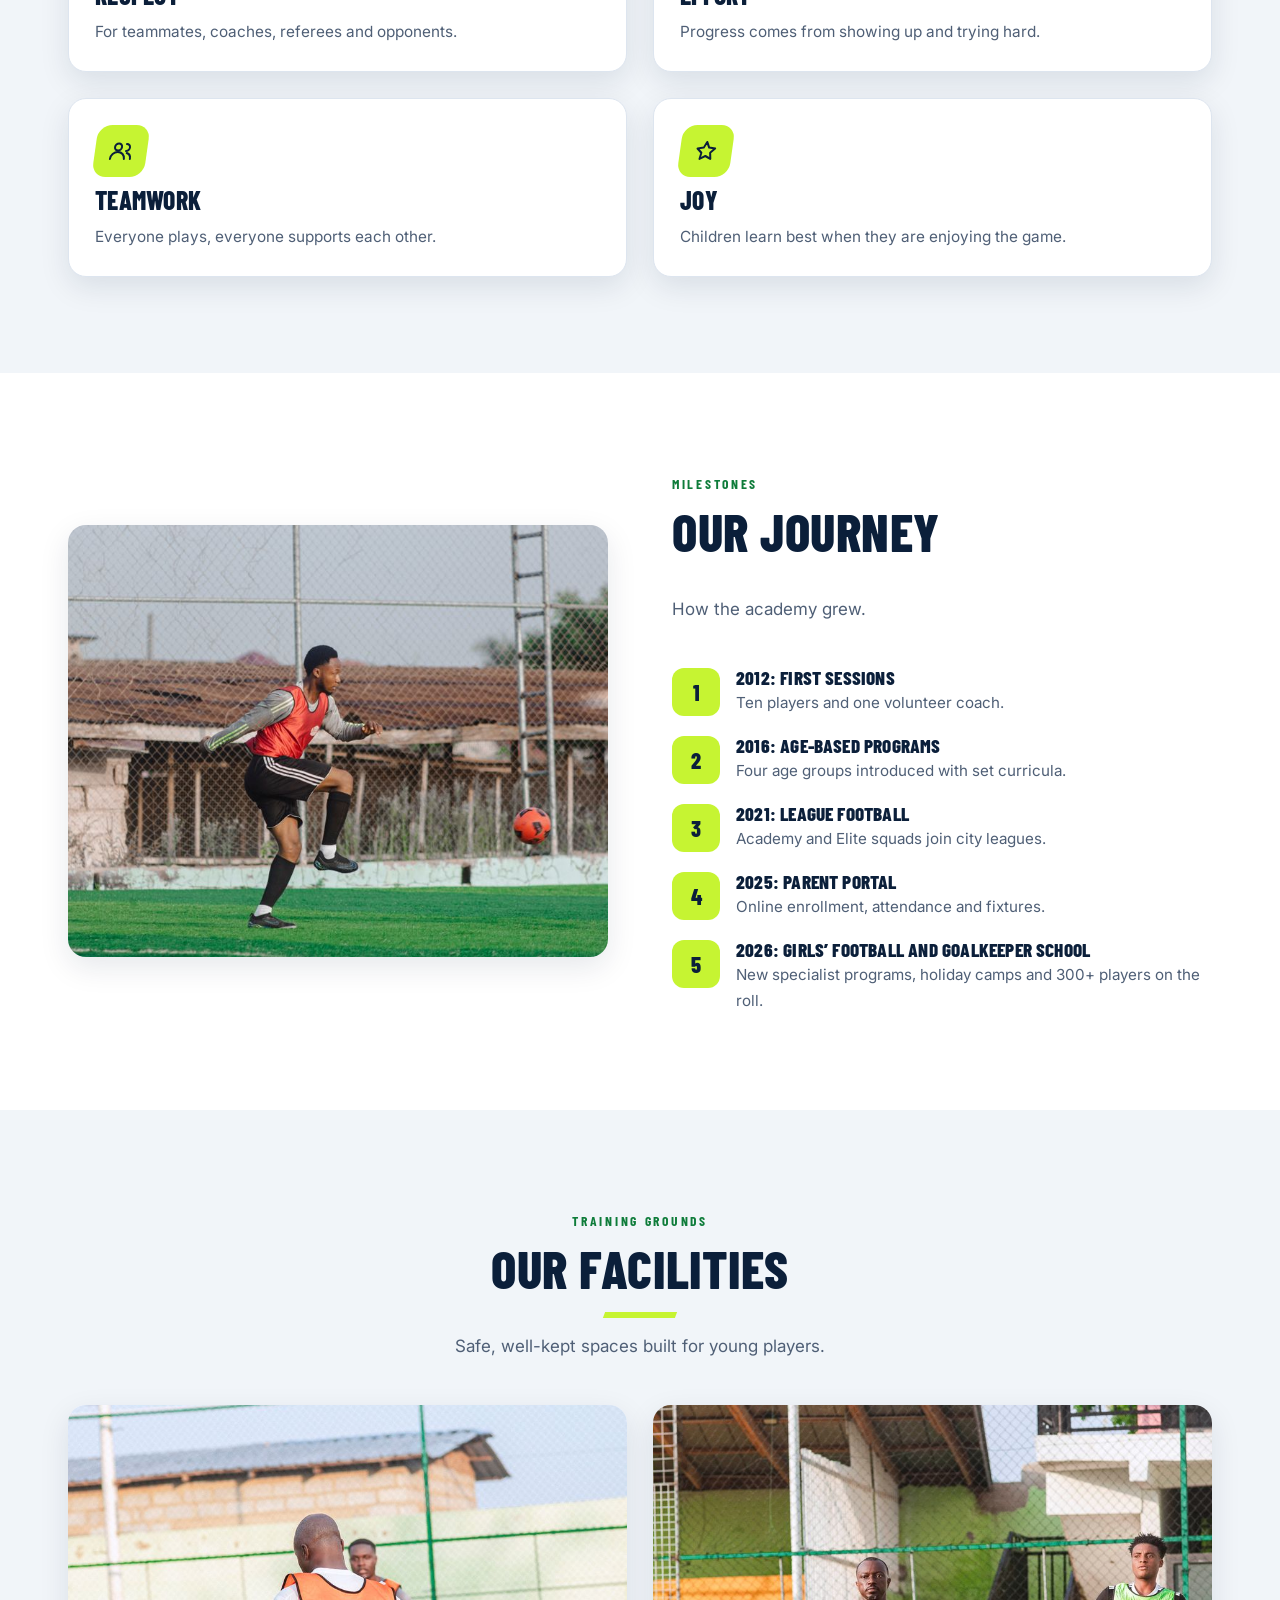
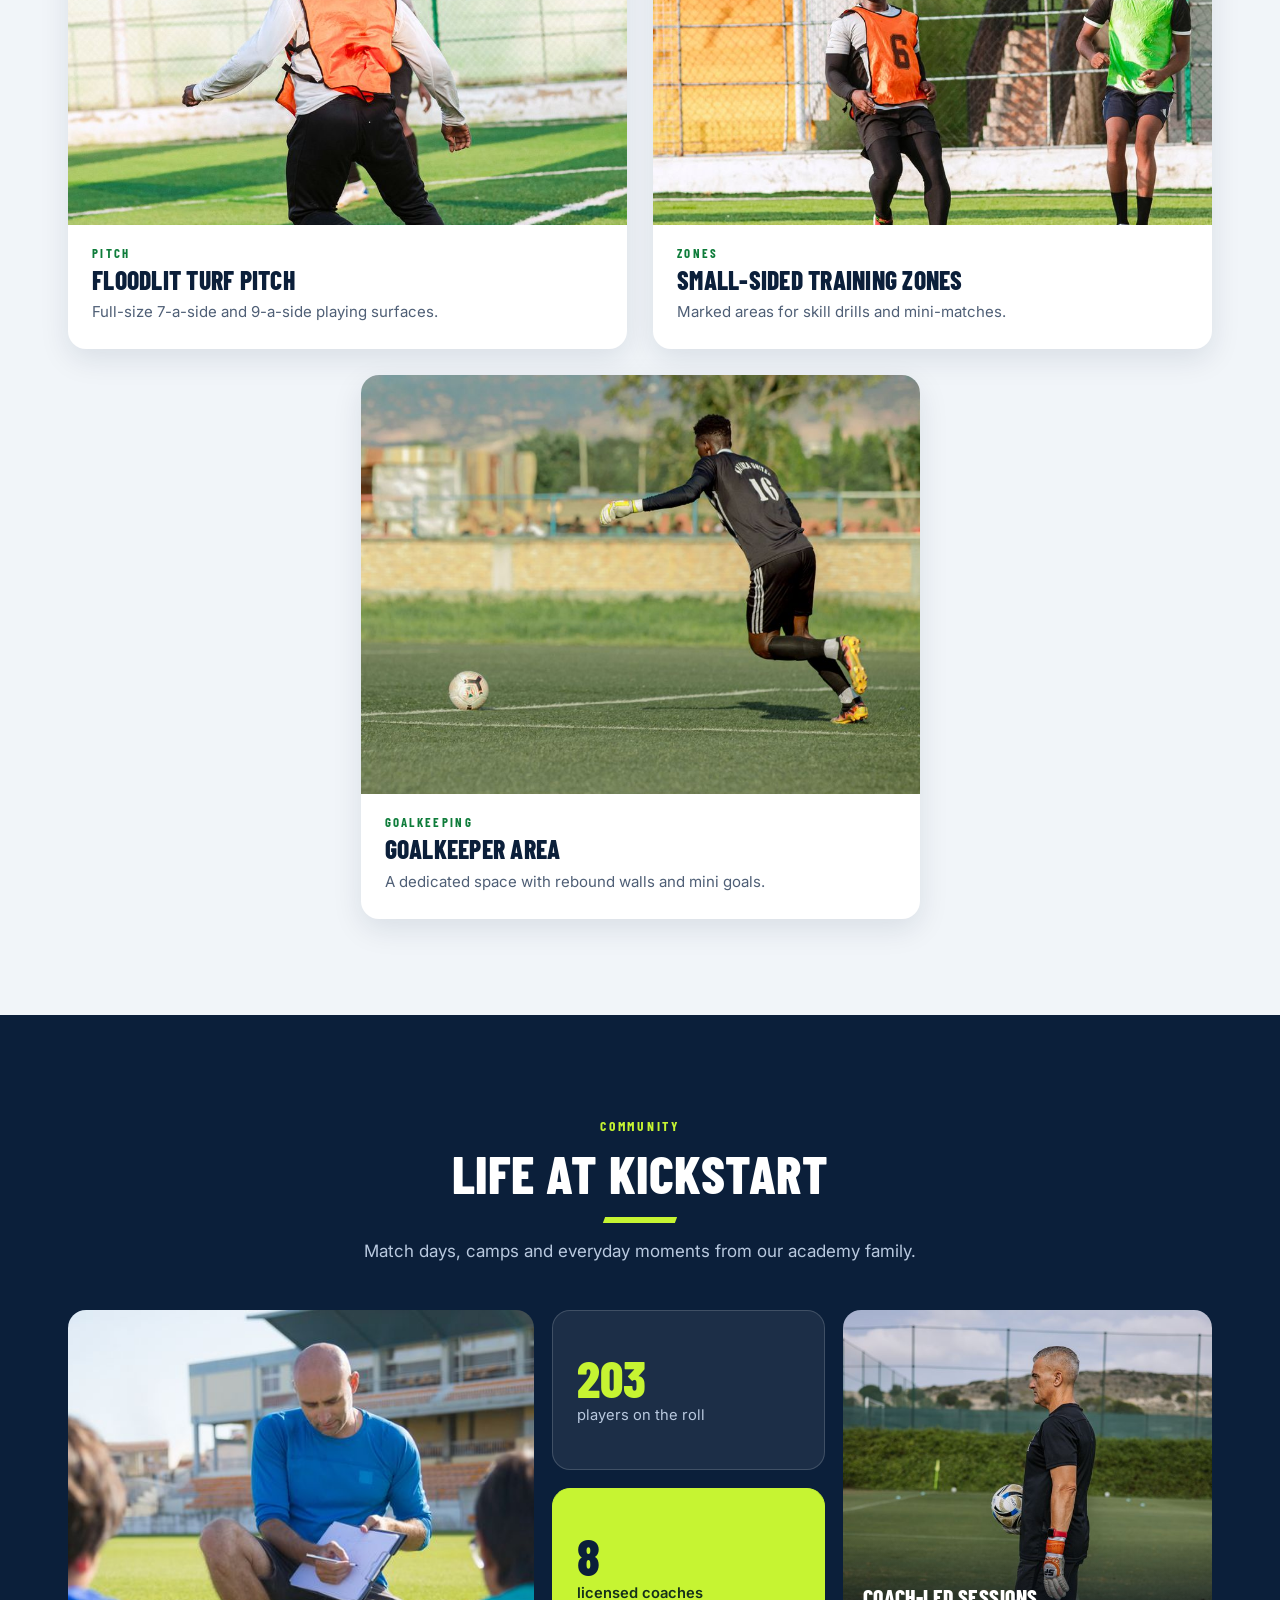
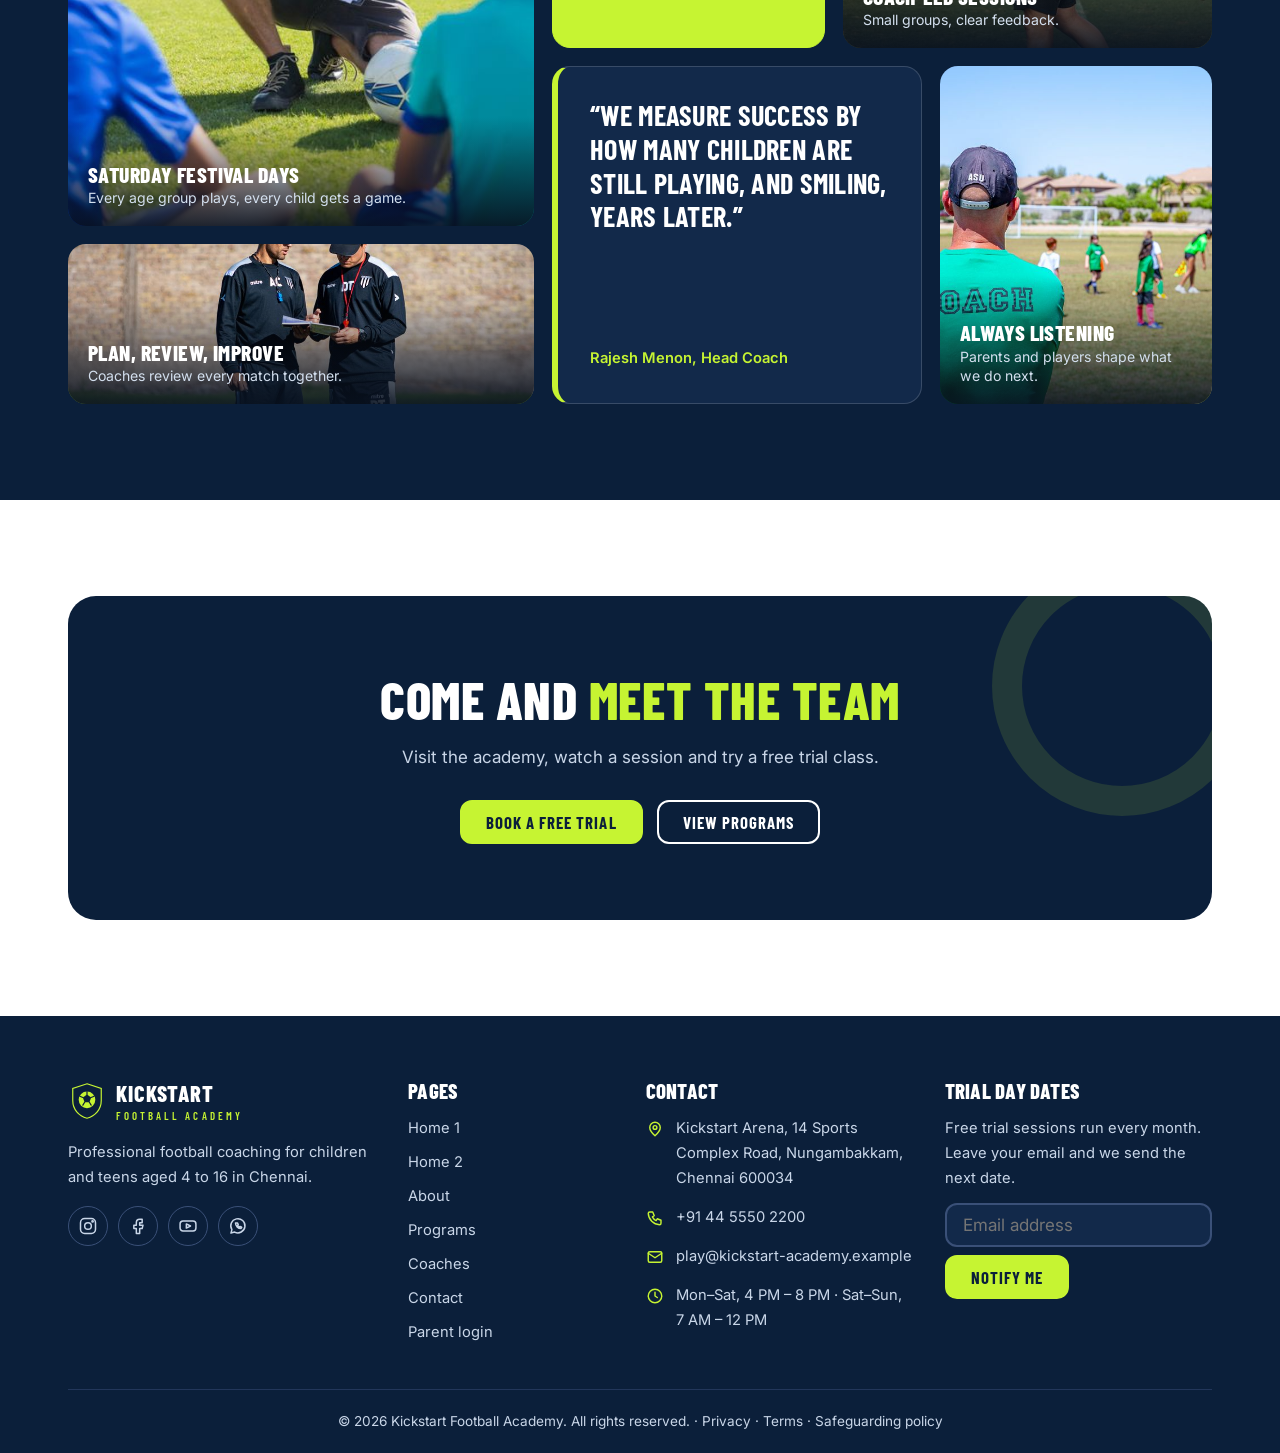
<file: about.html>
<!DOCTYPE html>
<html lang="en" dir="ltr">
<head>
  <meta charset="utf-8">
  <meta name="viewport" content="width=device-width, initial-scale=1">
  <title>About — Kickstart Football Academy</title>
  <meta name="description" content="About Kickstart Football Academy.">
  <link rel="icon" type="image/svg+xml" href="assets/images/favicon.svg">
  <link rel="preconnect" href="https://fonts.googleapis.com">
  <link rel="preconnect" href="https://fonts.gstatic.com" crossorigin>
  <link href="https://fonts.googleapis.com/css2?family=Barlow+Condensed:wght@600;700;800&family=Inter:wght@400;500;600&display=swap" rel="stylesheet">
  <link rel="stylesheet" href="assets/css/style.css">
  <script>
    try {
      var d = document.documentElement;
      d.dataset.theme = localStorage.getItem('theme') || 'light';
      d.dir = localStorage.getItem('dir') || 'ltr';
    } catch(e) {}
  </script>
  <script defer src="assets/js/main.js"></script>
</head>
<body data-page="about" data-layout="site">
  <div id="loader" role="status" aria-live="polite">
    <div class="ld">
      <svg viewBox="0 0 64 64" aria-hidden="true">
        <path d="M32 3 56 11v20c0 15-10 26-24 30C18 57 8 46 8 31V11z" fill="#0B1F3A" stroke="#C6F432" stroke-width="2"/>
        <circle cx="32" cy="30" r="14" fill="#C6F432"/>
        <path d="m32 21 7 5-3 8h-8l-3-8z" fill="#0B1F3A"/>
        <path d="M32 16v5M39 26l5-2M36 34l3 5M28 34l-3 5M25 26l-5-2" stroke="#0B1F3A" stroke-width="2" stroke-linecap="round"/>
      </svg>
      <b>KICKSTART</b>
      <div class="ld-bar"><i></i></div>
      <span class="sr">Loading…</span>
    </div>
  </div>
  <noscript><style>#loader{display:none}</style></noscript>

  <div id="site-nav"></div>

  <main>
    <section class="phero">
      <div class="wrap">
        <div>
          <span class="eyebrow">About us</span>
          <h1>About the academy</h1>
          <p class="sub">Developing confident footballers and good people since 2012.</p>
        </div>
        <img src="assets/images/remote/pexels-32101175.jpeg" alt="Goalkeeper making a dramatic save during an outdoor match" class="pimg" style="object-position:center" loading="eager" decoding="async">
      </div>
    </section>

    <section class="sec">
      <div class="wrap">
        <div class="split">
          <div>
            <div class="head l">
              <span class="eyebrow">Since 2012</span>
              <h2>Our story</h2>
            </div>
            <p>Kickstart began with ten children on a rented ground in Nungambakkam. Parents asked for more sessions, then for age-based groups and match play, and the academy grew into four programs with licensed coaches.</p>
            <p>Today we coach more than 300 players. Our aim is simple: give every child good coaching, regular match experience and a safe, positive place to love the game.</p>
            <div class="grid g2" style="margin-top:24px">
              <div>
                <div class="big">14</div>
                <p style="margin-top:6px">years of youth coaching</p>
              </div>
              <div>
                <div class="big">300+</div>
                <p style="margin-top:6px">players trained</p>
              </div>
            </div>
          </div>
          <img src="assets/images/remote/pexels-39095103.jpeg" alt="Young players in a dynamic soccer match on a green field" style="object-position:center" loading="lazy" decoding="async">
        </div>
      </div>
    </section>

    <section class="sec alt">
      <div class="wrap">
        <div class="head">
          <span class="eyebrow">Values</span>
          <h2>What we stand for</h2>
          <p>Four values on every training ground.</p>
        </div>
        <div class="grid g4">
          <div class="card">
            <div class="ic">
              <svg viewBox="0 0 24 24" aria-hidden="true"><path d="M12 20s-8-5-8-11a4.5 4.5 0 0 1 8-2.5A4.5 4.5 0 0 1 20 9c0 6-8 11-8 11z"/></svg>
            </div>
            <h3>Respect</h3>
            <p>For teammates, coaches, referees and opponents.</p>
          </div>
          <div class="card">
            <div class="ic">
              <svg viewBox="0 0 24 24" aria-hidden="true"><path d="M4 20V10M10 20V4M16 20v-7M22 20H2"/></svg>
            </div>
            <h3>Effort</h3>
            <p>Progress comes from showing up and trying hard.</p>
          </div>
          <div class="card">
            <div class="ic">
              <svg viewBox="0 0 24 24" aria-hidden="true"><circle cx="9" cy="8" r="3.5"/><path d="M2 20a7 7 0 0 1 14 0M17 5a3.5 3.5 0 0 1 0 7M18 14a6 6 0 0 1 4 6"/></svg>
            </div>
            <h3>Teamwork</h3>
            <p>Everyone plays, everyone supports each other.</p>
          </div>
          <div class="card">
            <div class="ic">
              <svg viewBox="0 0 24 24" aria-hidden="true"><path d="M12 3l2.7 5.6 6.1.9-4.4 4.3 1 6.1L12 17l-5.4 2.9 1-6.1L3.2 9.5l6.1-.9z"/></svg>
            </div>
            <h3>Joy</h3>
            <p>Children learn best when they are enjoying the game.</p>
          </div>
        </div>
      </div>
    </section>

    <section class="sec">
      <div class="wrap">
        <div class="split rev">
          <div>
            <div class="head l">
              <span class="eyebrow">Milestones</span>
              <h2>Our journey</h2>
              <p>How the academy grew.</p>
            </div>
            <ol class="tl">
              <li>
                <div>
                  <h4>2012: First sessions</h4>
                  <p>Ten players and one volunteer coach.</p>
                </div>
              </li>
              <li>
                <div>
                  <h4>2016: Age-based programs</h4>
                  <p>Four age groups introduced with set curricula.</p>
                </div>
              </li>
              <li>
                <div>
                  <h4>2021: League football</h4>
                  <p>Academy and Elite squads join city leagues.</p>
                </div>
              </li>
              <li>
                <div>
                  <h4>2025: Parent portal</h4>
                  <p>Online enrollment, attendance and fixtures.</p>
                </div>
              </li>
              <li>
                <div>
                  <h4>2026: Girls’ football and goalkeeper school</h4>
                  <p>New specialist programs, holiday camps and 300+ players on the roll.</p>
                </div>
              </li>
            </ol>
          </div>
          <img src="assets/images/remote/pexels-35336742.jpeg" alt="Young soccer player practicing on a field in a red jersey" style="object-position:center" loading="lazy" decoding="async">
        </div>
      </div>
    </section>

    <section class="sec alt">
      <div class="wrap">
        <div class="head">
          <span class="eyebrow">Training grounds</span>
          <h2>Our facilities</h2>
          <p>Safe, well-kept spaces built for young players.</p>
        </div>
        <div class="grid">
          <article class="hl">
            <img src="assets/images/remote/pexels-39095034.jpeg" alt="Two players playing soccer on a sunny day" style="object-position:center" loading="lazy" decoding="async">
            <div class="lb">
              <span class="dt">Pitch</span>
              <h3>Floodlit turf pitch</h3>
              <p>Full-size 7-a-side and 9-a-side playing surfaces.</p>
            </div>
          </article>
          <article class="hl">
            <img src="assets/images/remote/pexels-38665264.jpeg" alt="Two players in bibs playing soccer on an outdoor field" style="object-position:center" loading="lazy" decoding="async">
            <div class="lb">
              <span class="dt">Zones</span>
              <h3>Small-sided training zones</h3>
              <p>Marked areas for skill drills and mini-matches.</p>
            </div>
          </article>
          <article class="hl">
            <img src="assets/images/remote/pexels-30782353.jpeg" alt="Goalkeeper in a dark jersey kicking a ball on a lush field" style="object-position:center" loading="lazy" decoding="async">
            <div class="lb">
              <span class="dt">Goalkeeping</span>
              <h3>Goalkeeper area</h3>
              <p>A dedicated space with rebound walls and mini goals.</p>
            </div>
          </article>
        </div>
      </div>
    </section>

    <section class="sec dk life">
      <div class="wrap">
        <div class="head">
          <span class="eyebrow">Community</span>
          <h2>Life at Kickstart</h2>
          <p>Match days, camps and everyday moments from our academy family.</p>
        </div>
        <div class="bento">
          <figure class="b b-a rv">
            <img src="assets/images/remote/pexels-8941569.jpeg" alt="Coach inspiring young players during soccer practice at a stadium" style="object-position:center" loading="lazy" decoding="async">
            <figcaption><b>Saturday festival days</b><span>Every age group plays, every child gets a game.</span></figcaption>
          </figure>
          <div class="b b-s rv" style="--d:.08s"><b data-count="300" data-suffix="+">300+</b><span>players on the roll</span></div>
          <figure class="b b-b rv" style="--d:.12s">
            <img src="assets/images/remote/pexels-39238785.jpeg" alt="Experienced coach holding a soccer ball during outdoor practice" style="object-position:center" loading="lazy" decoding="async">
            <figcaption><b>Coach-led sessions</b><span>Small groups, clear feedback.</span></figcaption>
          </figure>
          <div class="b b-s lime rv" style="--d:.16s"><b data-count="12">12</b><span>licensed coaches</span></div>
          <figure class="b b-c rv" style="--d:.2s">
            <img src="assets/images/remote/pexels-32101180.jpeg" alt="Two soccer coaches reviewing strategies on the field" style="object-position:center" loading="lazy" decoding="async">
            <figcaption><b>Plan, review, improve</b><span>Coaches review every match together.</span></figcaption>
          </figure>
          <div class="b b-q rv" style="--d:.24s">
            <p>“We measure success by how many children are still playing, and smiling, years later.”</p>
            <span>Rajesh Menon, Head Coach</span>
          </div>
          <figure class="b b-d rv" style="--d:.28s">
            <img src="assets/images/remote/pexels-7611541.jpeg" alt="A coach looking at his young soccer players" style="object-position:center" loading="lazy" decoding="async">
            <figcaption><b>Always listening</b><span>Parents and players shape what we do next.</span></figcaption>
          </figure>
        </div>
      </div>
    </section>

    <section class="sec">
      <div class="wrap">
        <div class="cta">
          <h2>Come and <em>meet the team</em></h2>
          <p>Visit the academy, watch a session and try a free trial class.</p>
          <div class="btns">
            <a class="btn btn-p" href="contact.html#trial">Book a Free Trial</a>
            <a class="btn btn-w" href="programs.html">View Programs</a>
          </div>
        </div>
      </div>
    </section>
  </main>

  <div id="site-footer"></div>
</body>
</html>
</file>
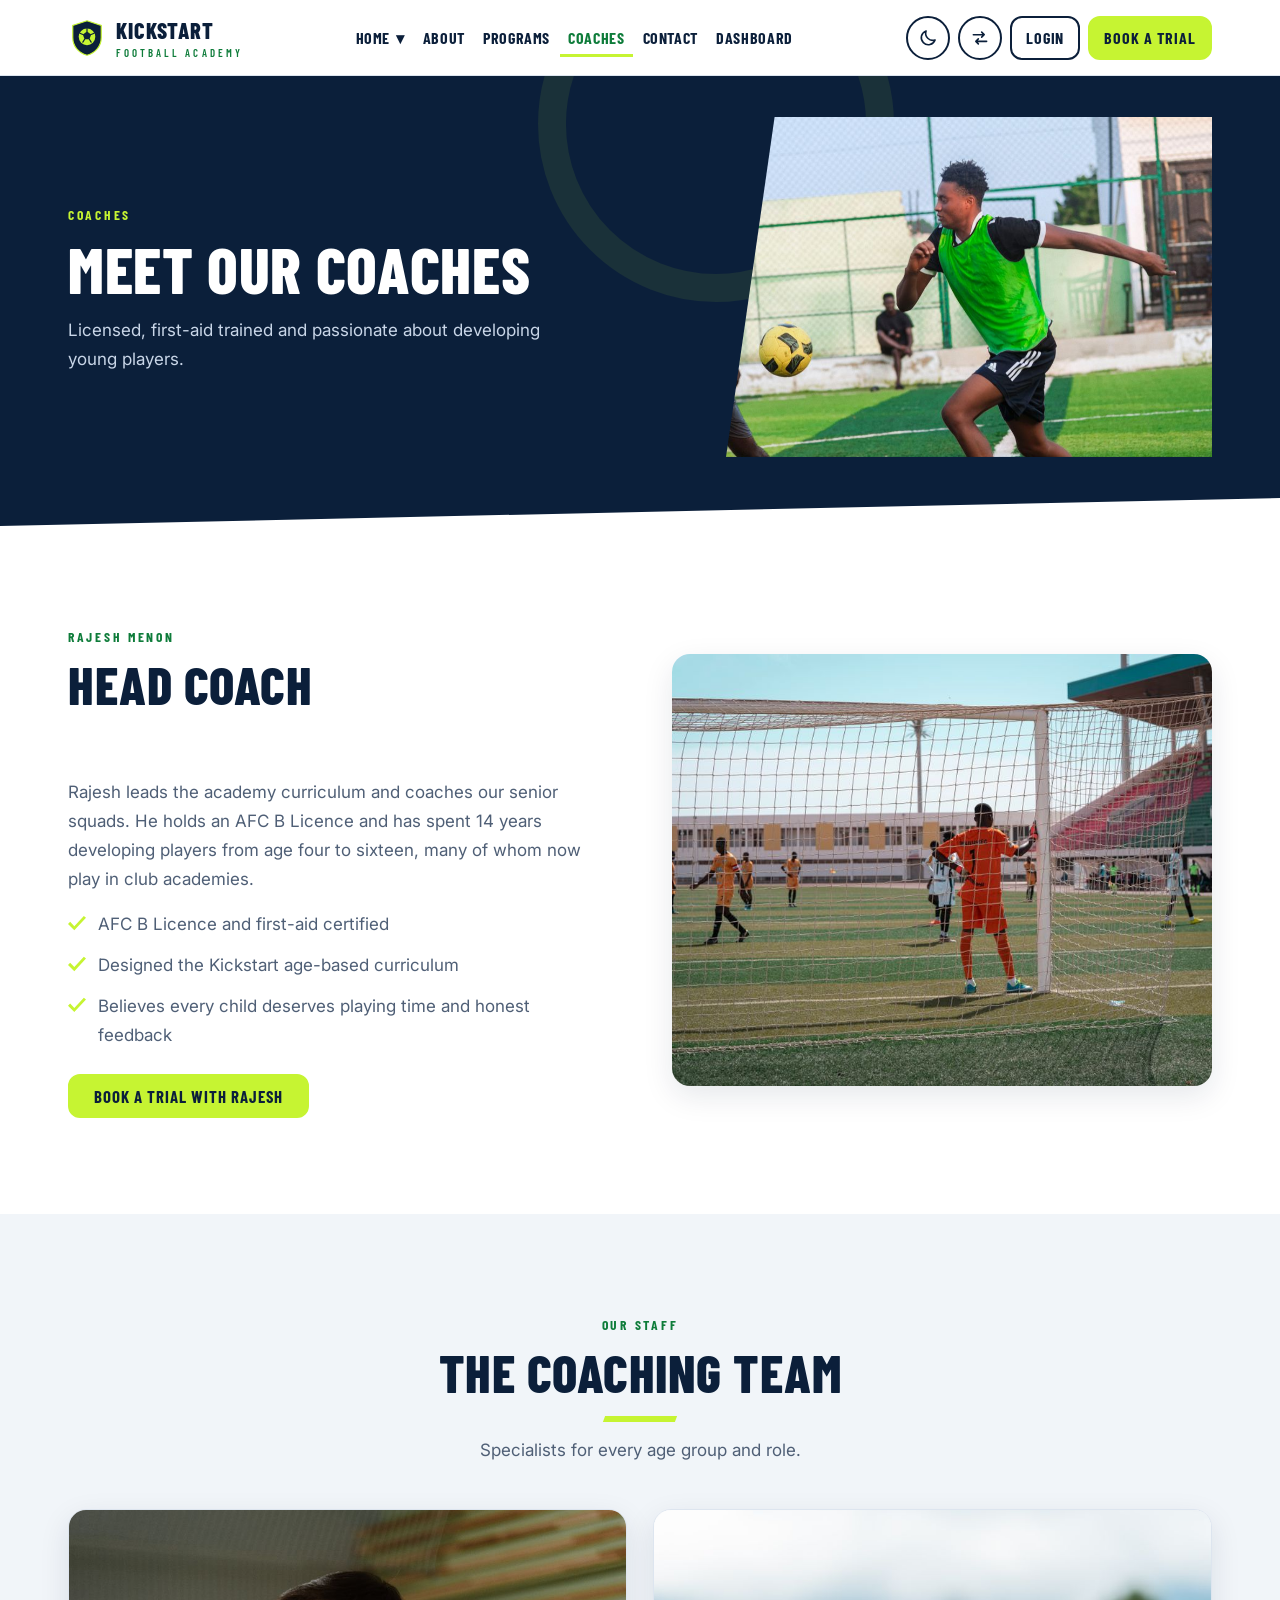
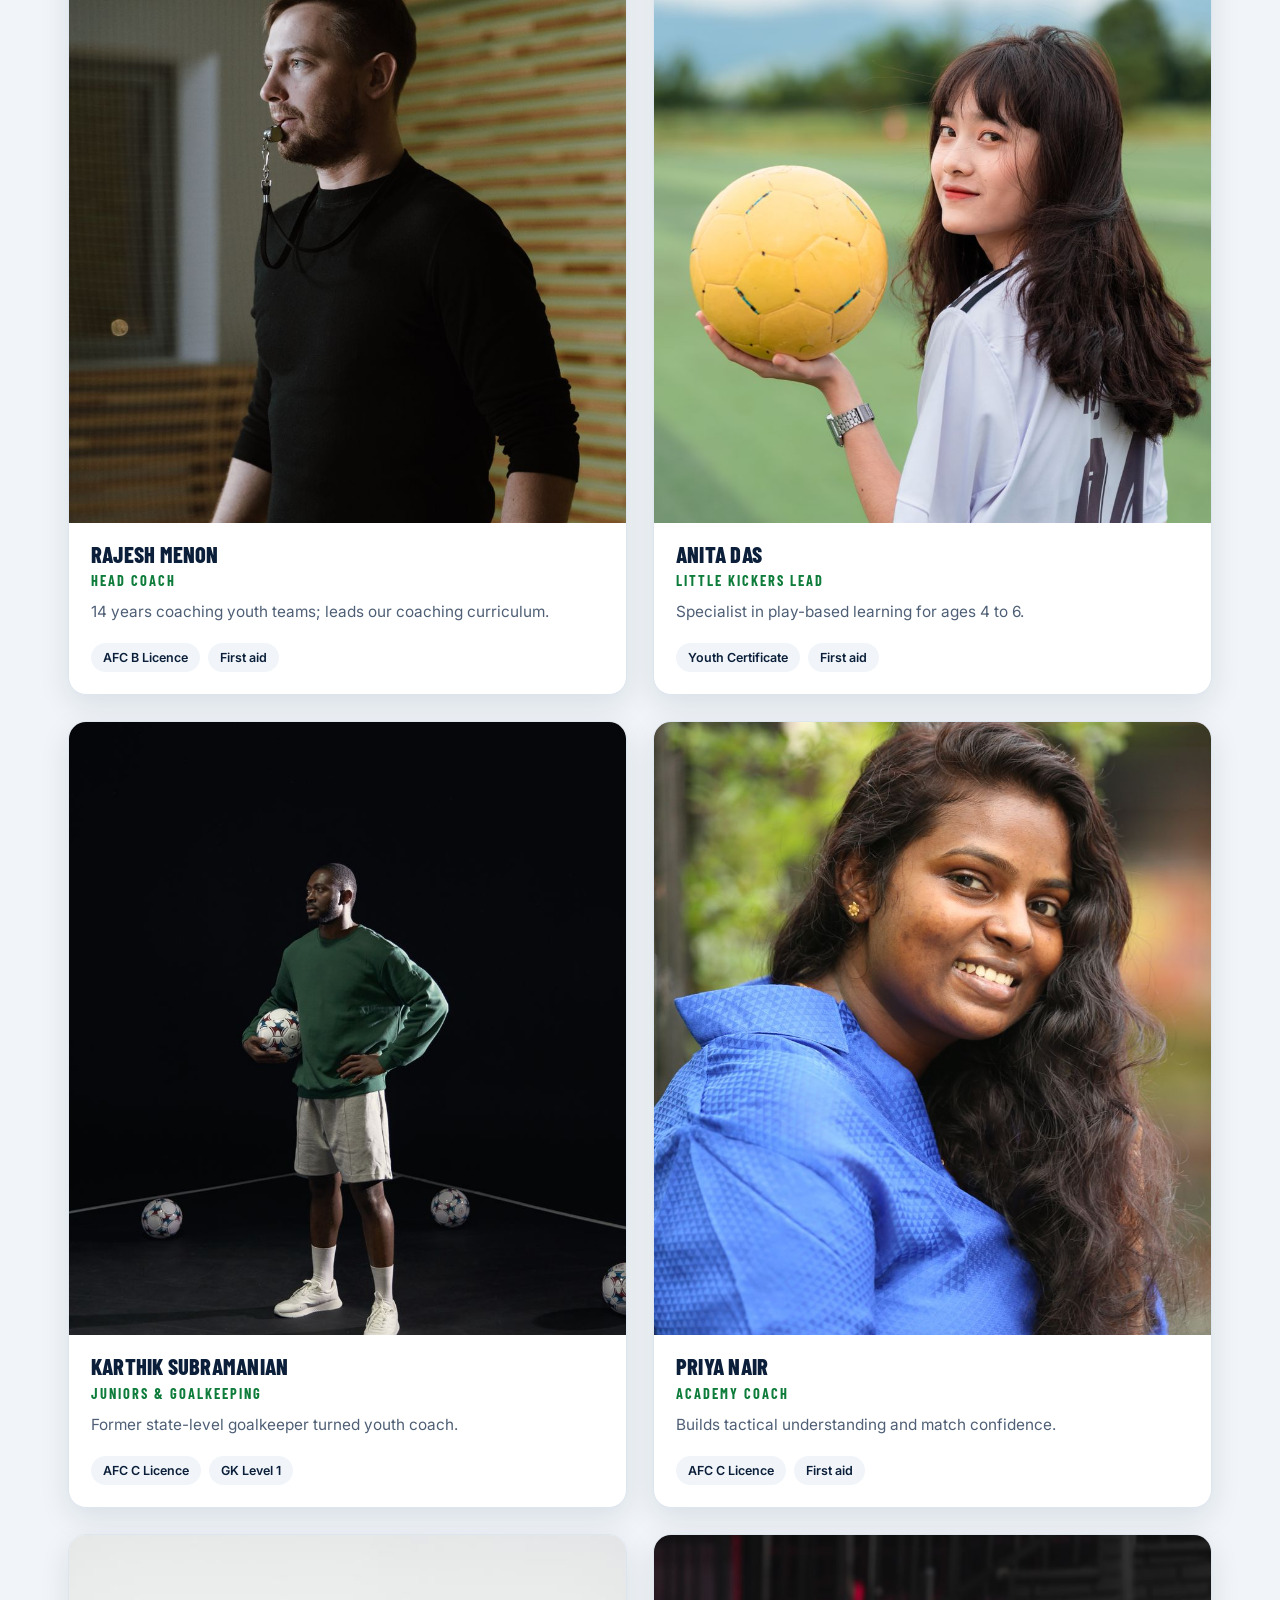
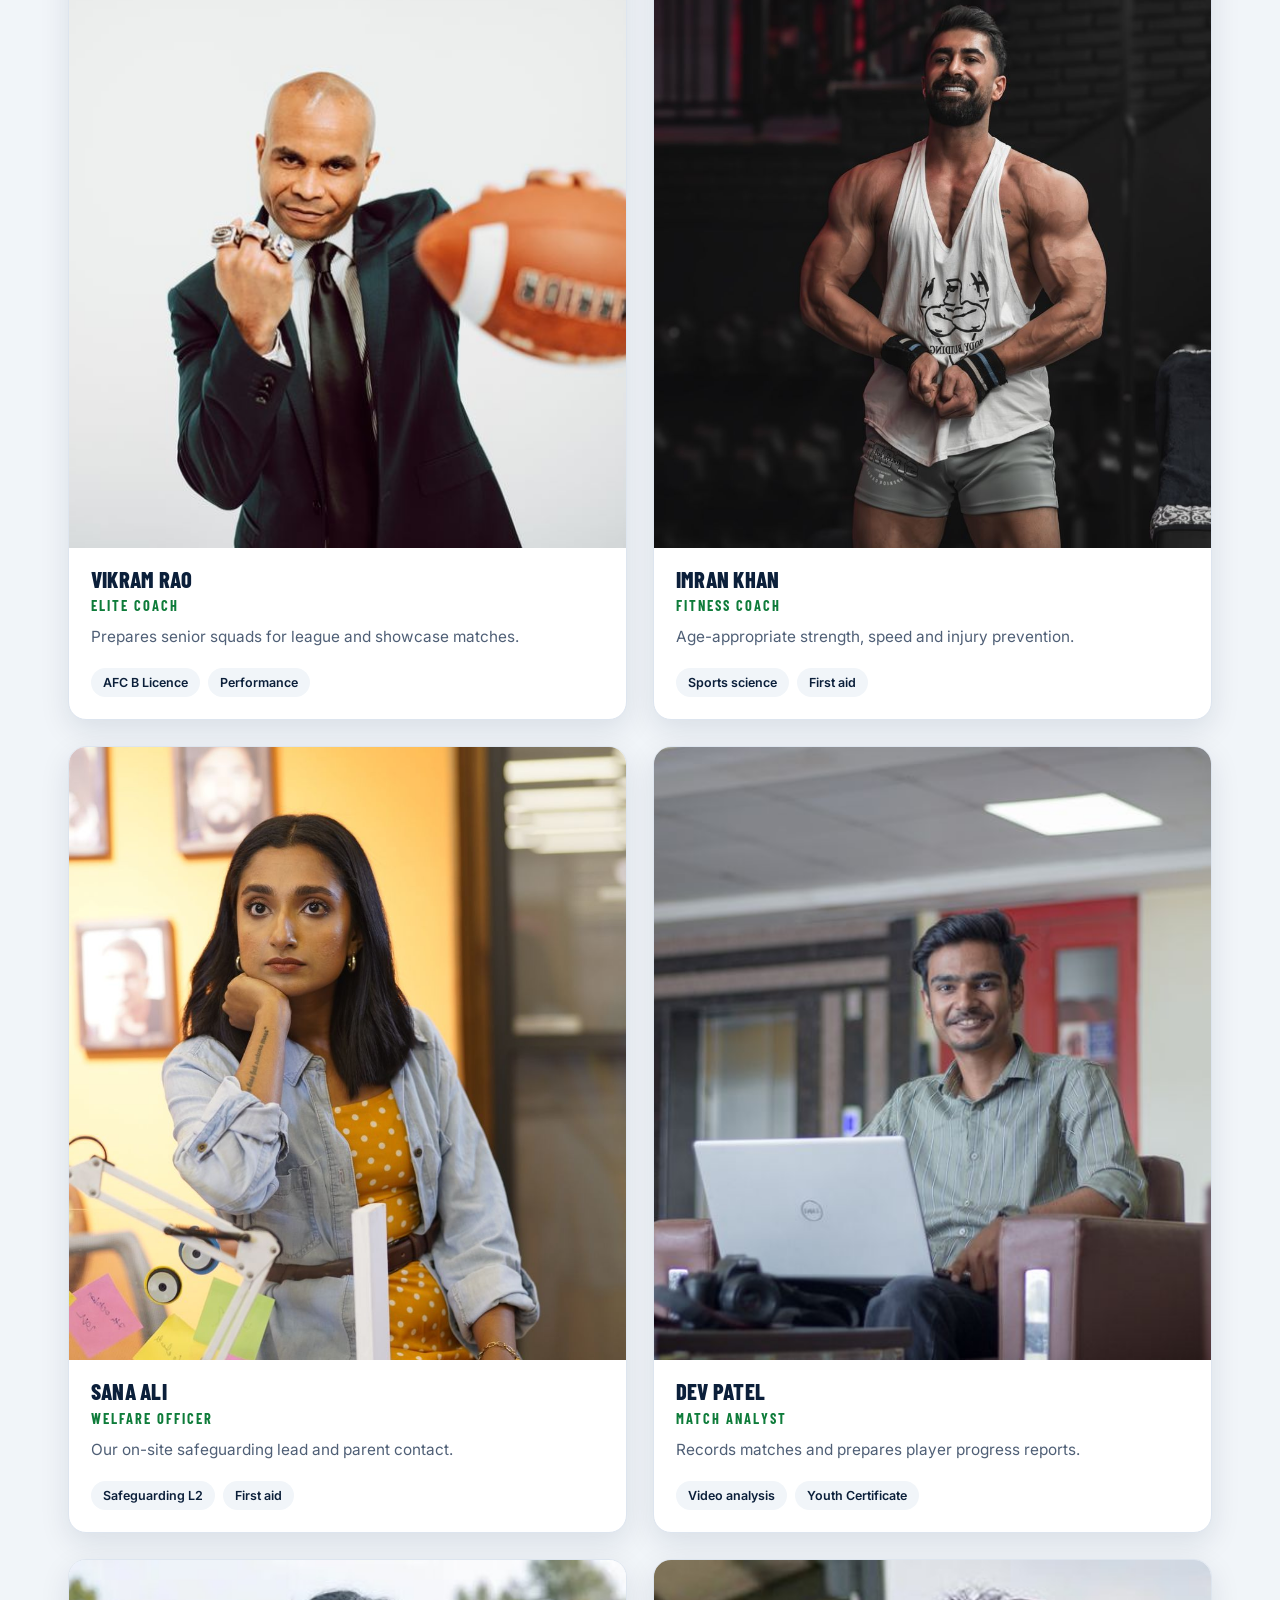
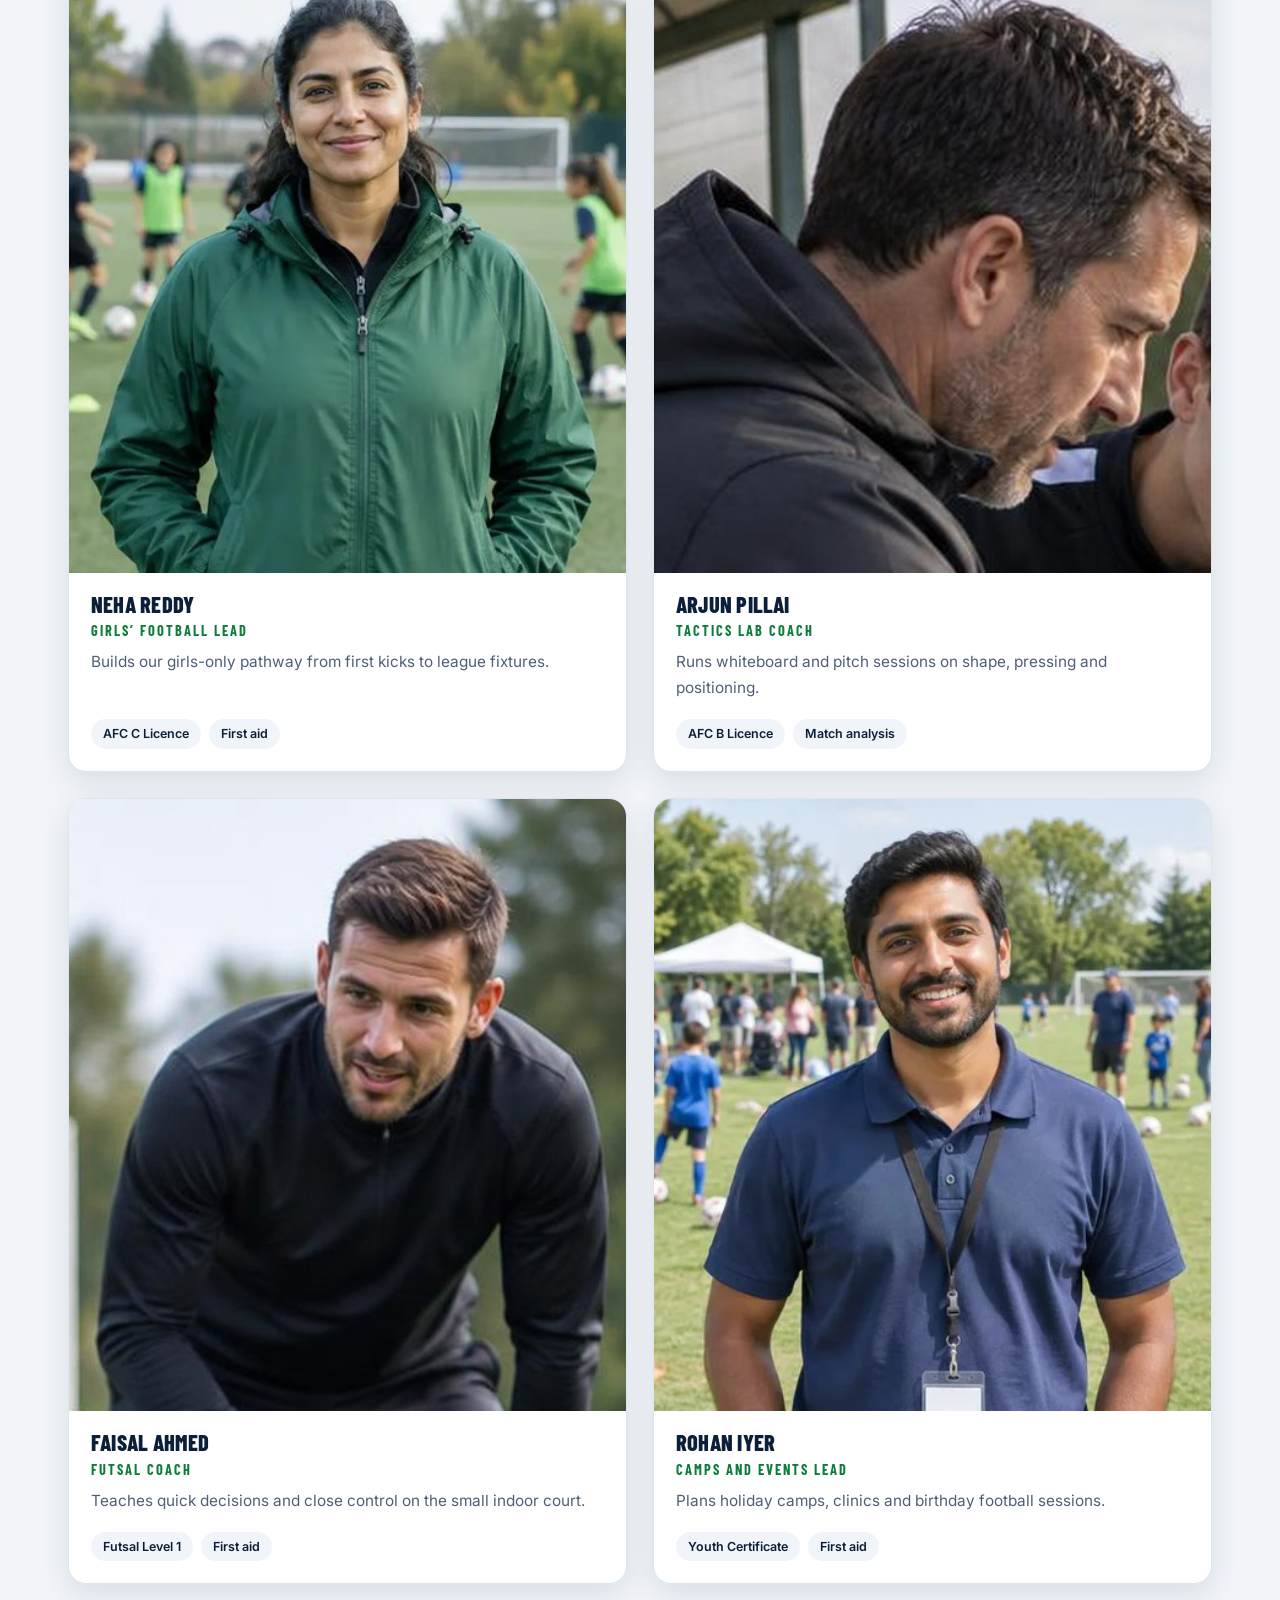
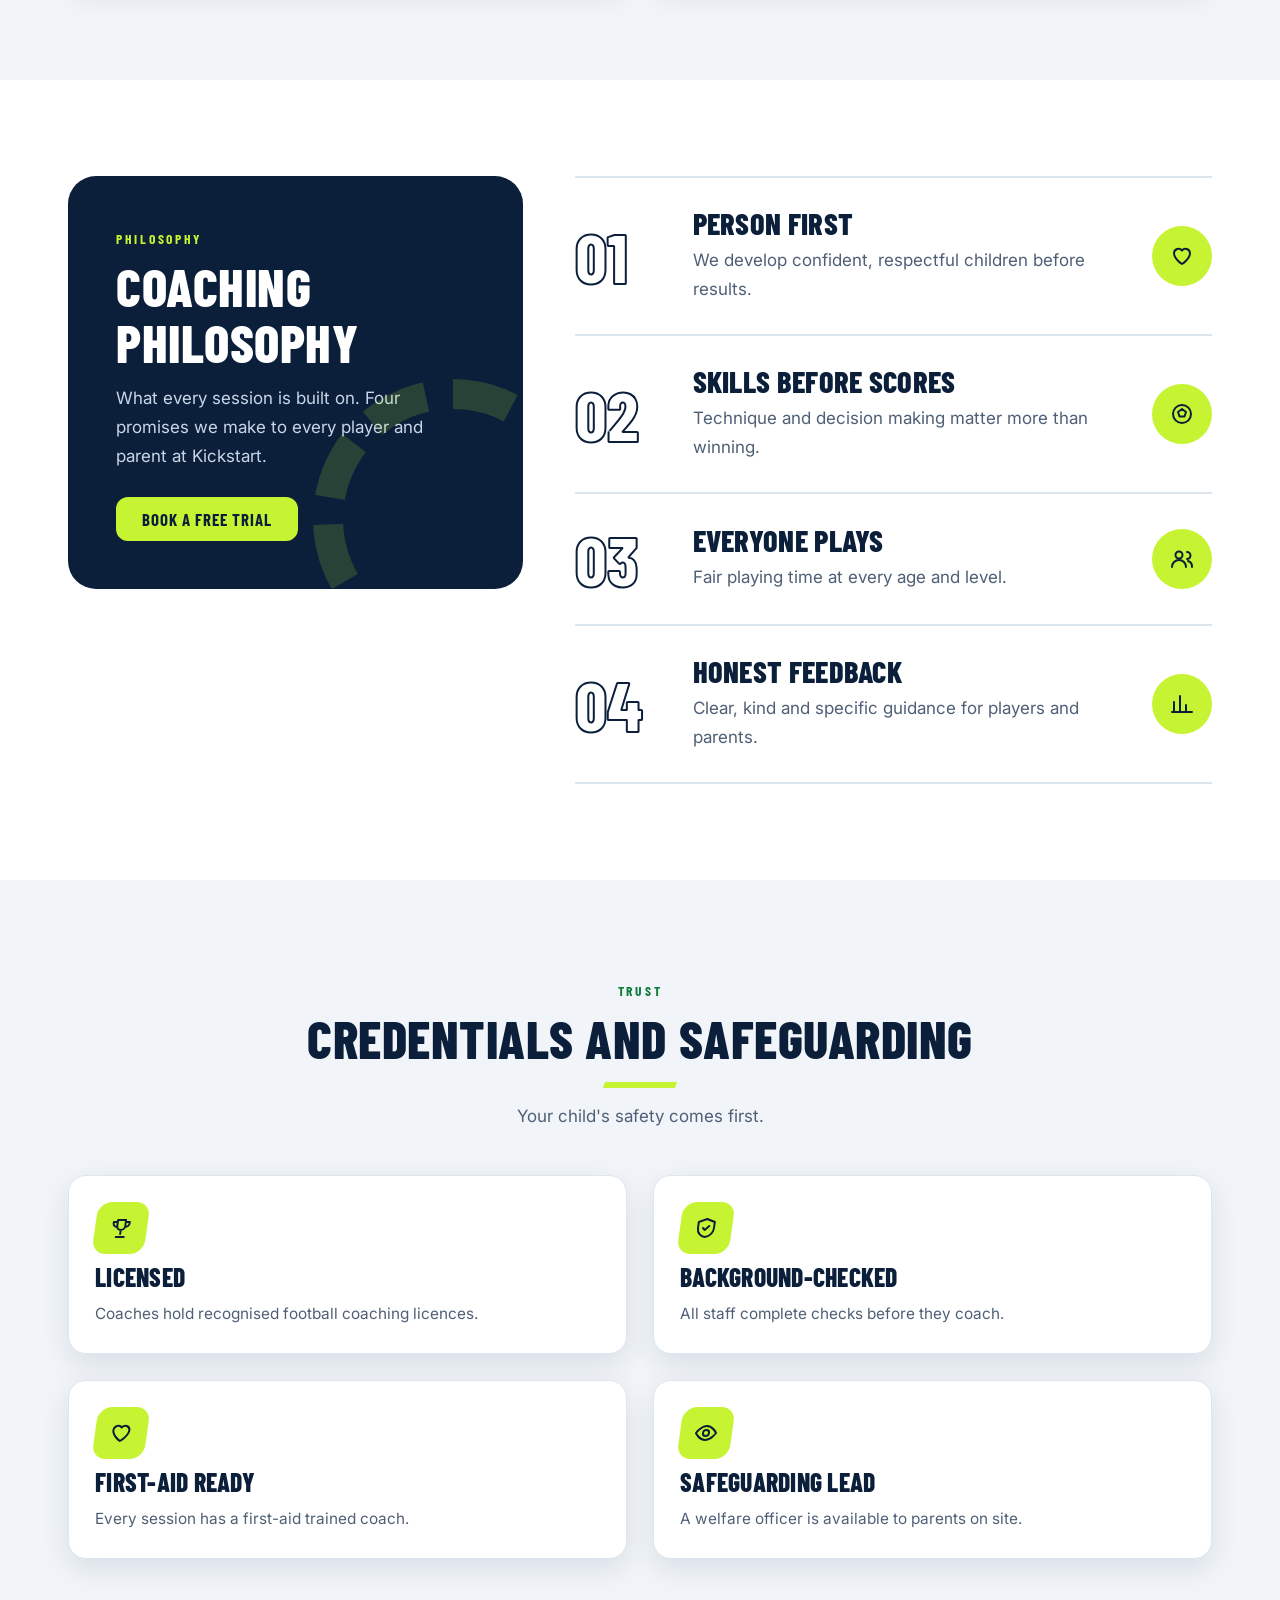
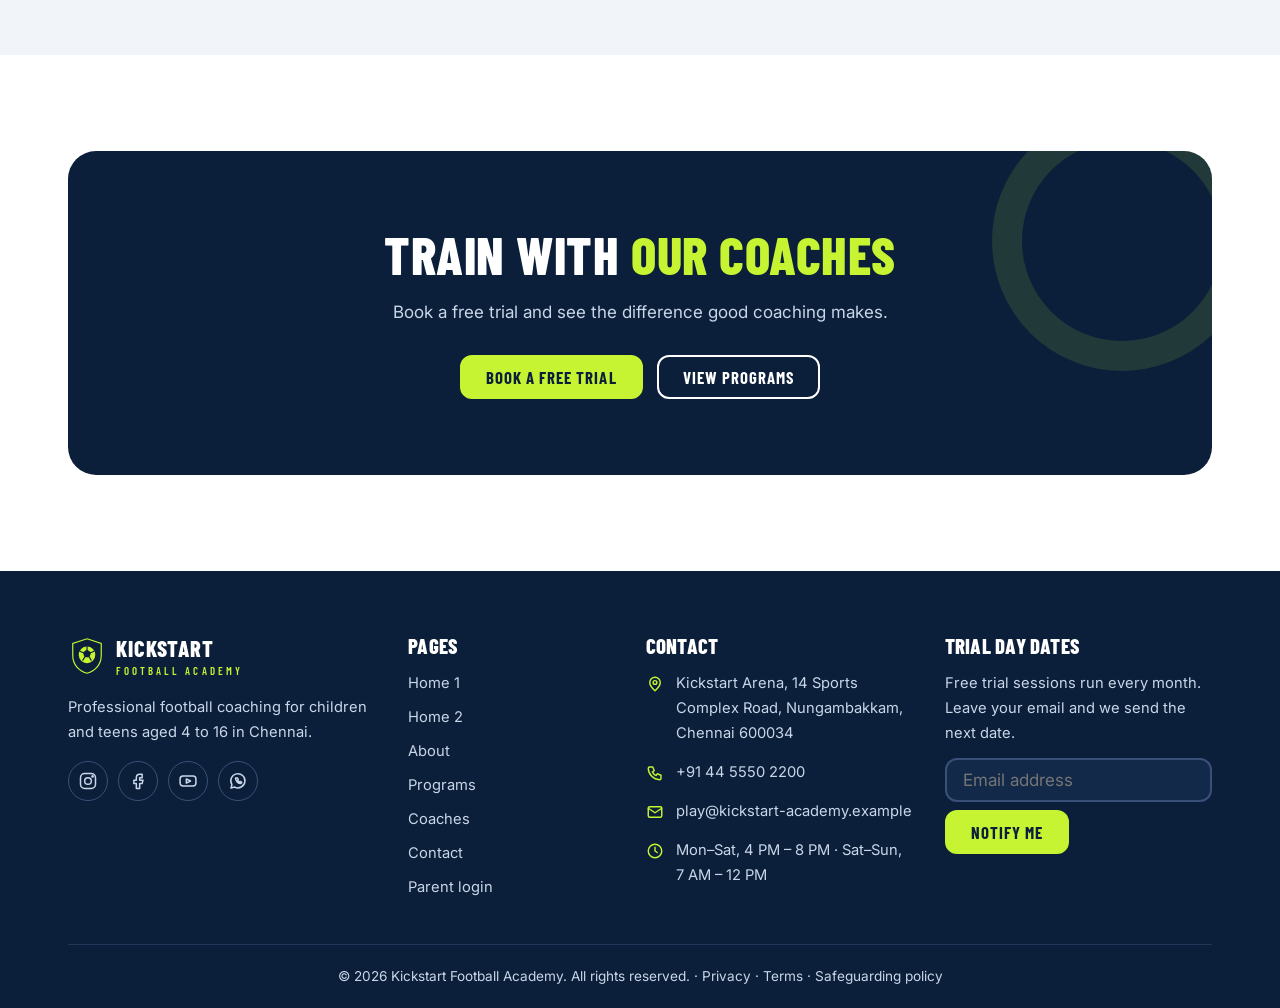
<file: coaches.html>
<!DOCTYPE html>
<html lang="en" dir="ltr">
<head>
  <meta charset="utf-8">
  <meta name="viewport" content="width=device-width, initial-scale=1">
  <title>Coaches — Kickstart Football Academy</title>
  <meta name="description" content="Meet the licensed coaches at Kickstart Football Academy.">
  <link rel="icon" type="image/svg+xml" href="assets/images/favicon.svg">
  <link rel="preconnect" href="https://fonts.googleapis.com">
  <link rel="preconnect" href="https://fonts.gstatic.com" crossorigin>
  <link href="https://fonts.googleapis.com/css2?family=Barlow+Condensed:wght@600;700;800&family=Inter:wght@400;500;600&display=swap" rel="stylesheet">
  <link rel="stylesheet" href="assets/css/style.css">
  <script>
    try {
      var d = document.documentElement;
      d.dataset.theme = localStorage.getItem('theme') || 'light';
      d.dir = localStorage.getItem('dir') || 'ltr';
    } catch(e) {}
  </script>
  <script defer src="assets/js/main.js"></script>
</head>
<body data-page="coaches" data-layout="site">
  <div id="loader" role="status" aria-live="polite">
    <div class="ld">
      <svg viewBox="0 0 64 64" aria-hidden="true">
        <path d="M32 3 56 11v20c0 15-10 26-24 30C18 57 8 46 8 31V11z" fill="#0B1F3A" stroke="#C6F432" stroke-width="2"/>
        <circle cx="32" cy="30" r="14" fill="#C6F432"/>
        <path d="m32 21 7 5-3 8h-8l-3-8z" fill="#0B1F3A"/>
        <path d="M32 16v5M39 26l5-2M36 34l3 5M28 34l-3 5M25 26l-5-2" stroke="#0B1F3A" stroke-width="2" stroke-linecap="round"/>
      </svg>
      <b>KICKSTART</b>
      <div class="ld-bar"><i></i></div>
      <span class="sr">Loading…</span>
    </div>
  </div>
  <noscript><style>#loader{display:none}</style></noscript>

  <div id="site-nav"></div>

  <main>
    <section class="phero">
      <div class="wrap">
        <div>
          <span class="eyebrow">Coaches</span>
          <h1>Meet our coaches</h1>
          <p class="sub">Licensed, first-aid trained and passionate about developing young players.</p>
        </div>
        <img src="assets/images/remote/pexels-39095112.jpeg" alt="Young players competing on a bright green turf field" class="pimg" style="object-position:center" loading="eager" decoding="async">
      </div>
    </section>

    <section class="sec">
      <div class="wrap">
        <div class="split">
          <div>
            <div class="head l">
              <span class="eyebrow">Rajesh Menon</span>
              <h2>Head coach</h2>
            </div>
            <p>Rajesh leads the academy curriculum and coaches our senior squads. He holds an AFC B Licence and has spent 14 years developing players from age four to sixteen, many of whom now play in club academies.</p>
            <ul class="clist">
              <li>AFC B Licence and first-aid certified</li>
              <li>Designed the Kickstart age-based curriculum</li>
              <li>Believes every child deserves playing time and honest feedback</li>
            </ul>
            <div class="btns" style="margin-top:24px">
              <a class="btn btn-p" href="contact.html#trial">Book a trial with Rajesh</a>
            </div>
          </div>
          <img src="assets/images/remote/pexels-20254635.jpeg" alt="Soccer match at a stadium with focus on the goalkeeper" style="object-position:center" loading="lazy" decoding="async">
        </div>
      </div>
    </section>

    <section class="sec alt">
      <div class="wrap">
        <div class="head">
          <span class="eyebrow">Our staff</span>
          <h2>The coaching team</h2>
          <p>Specialists for every age group and role.</p>
        </div>
        <div class="grid g4">
          <article class="card cc">
            <div class="cph">
              <img src="assets/images/remote/pexels-6767251.jpeg" alt="Rajesh Menon, head coach, holding a whistle" style="object-position:center" loading="lazy" decoding="async">
            </div>
            <div class="cb">
              <h3>Rajesh Menon</h3>
              <span class="role">Head Coach</span>
              <p>14 years coaching youth teams; leads our coaching curriculum.</p>
              <div class="chips"><span class="chip">AFC B Licence</span><span class="chip">First aid</span></div>
            </div>
          </article>

          <article class="card cc">
            <div class="cph">
              <img src="assets/images/remote/pexels-3653345.jpeg" alt="Anita Das, Little Kickers lead, holding a football" style="object-position:center" loading="lazy" decoding="async">
            </div>
            <div class="cb">
              <h3>Anita Das</h3>
              <span class="role">Little Kickers lead</span>
              <p>Specialist in play-based learning for ages 4 to 6.</p>
              <div class="chips"><span class="chip">Youth Certificate</span><span class="chip">First aid</span></div>
            </div>
          </article>

          <article class="card cc">
            <div class="cph">
              <img src="assets/images/remote/pexels-10349955.jpeg" alt="Karthik Subramanian, Juniors and goalkeeping coach, holding a football" style="object-position:center" loading="lazy" decoding="async">
            </div>
            <div class="cb">
              <h3>Karthik Subramanian</h3>
              <span class="role">Juniors & goalkeeping</span>
              <p>Former state-level goalkeeper turned youth coach.</p>
              <div class="chips"><span class="chip">AFC C Licence</span><span class="chip">GK Level 1</span></div>
            </div>
          </article>

          <article class="card cc">
            <div class="cph">
              <img src="assets/images/remote/pexels-31105921.jpeg" alt="Priya Nair, Academy coach, smiling outdoors" style="object-position:center" loading="lazy" decoding="async">
            </div>
            <div class="cb">
              <h3>Priya Nair</h3>
              <span class="role">Academy coach</span>
              <p>Builds tactical understanding and match confidence.</p>
              <div class="chips"><span class="chip">AFC C Licence</span><span class="chip">First aid</span></div>
            </div>
          </article>

          <article class="card cc">
            <div class="cph">
              <img src="assets/images/remote/pexels-7005187.jpeg" alt="Vikram Rao, Elite coach, holding a football" style="object-position:center" loading="lazy" decoding="async">
            </div>
            <div class="cb">
              <h3>Vikram Rao</h3>
              <span class="role">Elite coach</span>
              <p>Prepares senior squads for league and showcase matches.</p>
              <div class="chips"><span class="chip">AFC B Licence</span><span class="chip">Performance</span></div>
            </div>
          </article>

          <article class="card cc">
            <div class="cph">
              <img src="assets/images/remote/pexels-29526382.jpeg" alt="Imran Khan, fitness coach, in the gym" style="object-position:center" loading="lazy" decoding="async">
            </div>
            <div class="cb">
              <h3>Imran Khan</h3>
              <span class="role">Fitness coach</span>
              <p>Age-appropriate strength, speed and injury prevention.</p>
              <div class="chips"><span class="chip">Sports science</span><span class="chip">First aid</span></div>
            </div>
          </article>

          <article class="card cc">
            <div class="cph">
              <img src="assets/images/remote/pexels-18890945.jpeg" alt="Sana Ali, welfare officer, in the academy office" style="object-position:center" loading="lazy" decoding="async">
            </div>
            <div class="cb">
              <h3>Sana Ali</h3>
              <span class="role">Welfare officer</span>
              <p>Our on-site safeguarding lead and parent contact.</p>
              <div class="chips"><span class="chip">Safeguarding L2</span><span class="chip">First aid</span></div>
            </div>
          </article>

          <article class="card cc">
            <div class="cph">
              <img src="assets/images/remote/pexels-16659308.jpeg" alt="Dev Patel, match analyst, with a laptop" style="object-position:center" loading="lazy" decoding="async">
            </div>
            <div class="cb">
              <h3>Dev Patel</h3>
              <span class="role">Match analyst</span>
              <p>Records matches and prepares player progress reports.</p>
              <div class="chips"><span class="chip">Video analysis</span><span class="chip">Youth Certificate</span></div>
            </div>
          </article>

          <article class="card cc">
            <div class="cph">
              <img src="assets/images/coaches/neha.jpg" alt="Neha Reddy, Girls’ Football lead" width="500" height="550" style="object-position:center" loading="lazy" decoding="async">
            </div>
            <div class="cb">
              <h3>Neha Reddy</h3>
              <span class="role">Girls’ Football lead</span>
              <p>Builds our girls-only pathway from first kicks to league fixtures.</p>
              <div class="chips"><span class="chip">AFC C Licence</span><span class="chip">First aid</span></div>
            </div>
          </article>

          <article class="card cc">
            <div class="cph">
              <img src="assets/images/coaches/arjun.jpg" alt="Arjun Pillai, Tactics Lab coach" width="500" height="550" style="object-position:center" loading="lazy" decoding="async">
            </div>
            <div class="cb">
              <h3>Arjun Pillai</h3>
              <span class="role">Tactics Lab coach</span>
              <p>Runs whiteboard and pitch sessions on shape, pressing and positioning.</p>
              <div class="chips"><span class="chip">AFC B Licence</span><span class="chip">Match analysis</span></div>
            </div>
          </article>

          <article class="card cc">
            <div class="cph">
              <img src="assets/images/coaches/faisal.jpg" alt="Faisal Ahmed, Futsal coach" width="500" height="550" style="object-position:center" loading="lazy" decoding="async">
            </div>
            <div class="cb">
              <h3>Faisal Ahmed</h3>
              <span class="role">Futsal coach</span>
              <p>Teaches quick decisions and close control on the small indoor court.</p>
              <div class="chips"><span class="chip">Futsal Level 1</span><span class="chip">First aid</span></div>
            </div>
          </article>

          <article class="card cc">
            <div class="cph">
              <img src="assets/images/coaches/rohan.jpg" alt="Rohan Iyer, Camps and events lead" width="500" height="550" style="object-position:center" loading="lazy" decoding="async">
            </div>
            <div class="cb">
              <h3>Rohan Iyer</h3>
              <span class="role">Camps and events lead</span>
              <p>Plans holiday camps, clinics and birthday football sessions.</p>
              <div class="chips"><span class="chip">Youth Certificate</span><span class="chip">First aid</span></div>
            </div>
          </article>
        </div>
      </div>
    </section>

    <section class="sec">
      <div class="wrap">
        <div class="phil">
          <div class="phil-intro">
            <span class="eyebrow">Philosophy</span>
            <h2>Coaching philosophy</h2>
            <p>What every session is built on. Four promises we make to every player and parent at Kickstart.</p>
            <a class="btn btn-p" href="contact.html#trial">Book a free trial</a>
          </div>
          <ol class="phil-list">
          <li>
            <span class="n">01</span>
            <div><h3>Person first</h3><p>We develop confident, respectful children before results.</p></div>
            <span class="ic"><svg viewBox="0 0 24 24" aria-hidden="true"><path d="M12 20s-8-5-8-11a4.5 4.5 0 0 1 8-2.5A4.5 4.5 0 0 1 20 9c0 6-8 11-8 11z"/></svg></span>
          </li>
          <li>
            <span class="n">02</span>
            <div><h3>Skills before scores</h3><p>Technique and decision making matter more than winning.</p></div>
            <span class="ic"><svg viewBox="0 0 24 24" aria-hidden="true"><circle cx="12" cy="12" r="9"/><path d="m12 7 4 3-1.5 4.5h-5L8 10z"/></svg></span>
          </li>
          <li>
            <span class="n">03</span>
            <div><h3>Everyone plays</h3><p>Fair playing time at every age and level.</p></div>
            <span class="ic"><svg viewBox="0 0 24 24" aria-hidden="true"><circle cx="9" cy="8" r="3.5"/><path d="M2 20a7 7 0 0 1 14 0M17 5a3.5 3.5 0 0 1 0 7M18 14a6 6 0 0 1 4 6"/></svg></span>
          </li>
          <li>
            <span class="n">04</span>
            <div><h3>Honest feedback</h3><p>Clear, kind and specific guidance for players and parents.</p></div>
            <span class="ic"><svg viewBox="0 0 24 24" aria-hidden="true"><path d="M4 20V10M10 20V4M16 20v-7M22 20H2"/></svg></span>
          </li>
          </ol>
        </div>
      </div>
    </section>

    <section class="sec alt">
      <div class="wrap">
        <div class="head">
          <span class="eyebrow">Trust</span>
          <h2>Credentials and safeguarding</h2>
          <p>Your child's safety comes first.</p>
        </div>
        <div class="grid g4 al">
          <div class="card">
            <div class="ic">
              <svg viewBox="0 0 24 24" aria-hidden="true"><path d="M8 4h8v6a4 4 0 0 1-8 0zM8 6H4v1a4 4 0 0 0 4 4M16 6h4v1a4 4 0 0 1-4 4M12 14v4M8 21h8"/></svg>
            </div>
            <h3>Licensed</h3>
            <p>Coaches hold recognised football coaching licences.</p>
          </div>
          <div class="card">
            <div class="ic">
              <svg viewBox="0 0 24 24" aria-hidden="true"><path d="M12 3 20 6v6c0 5-3.5 8.5-8 9-4.5-.5-8-4-8-9V6z"/><path d="m9 12 2 2 4-4"/></svg>
            </div>
            <h3>Background-checked</h3>
            <p>All staff complete checks before they coach.</p>
          </div>
          <div class="card">
            <div class="ic">
              <svg viewBox="0 0 24 24" aria-hidden="true"><path d="M12 20s-8-5-8-11a4.5 4.5 0 0 1 8-2.5A4.5 4.5 0 0 1 20 9c0 6-8 11-8 11z"/></svg>
            </div>
            <h3>First-aid ready</h3>
            <p>Every session has a first-aid trained coach.</p>
          </div>
          <div class="card">
            <div class="ic">
              <svg viewBox="0 0 24 24" aria-hidden="true"><path d="M2 12s4-7 10-7 10 7 10 7-4 7-10 7S2 12 2 12z"/><circle cx="12" cy="12" r="3"/></svg>
            </div>
            <h3>Safeguarding lead</h3>
            <p>A welfare officer is available to parents on site.</p>
          </div>
        </div>
      </div>
    </section>

    <section class="sec">
      <div class="wrap">
        <div class="cta">
          <h2>Train with <em>our coaches</em></h2>
          <p>Book a free trial and see the difference good coaching makes.</p>
          <div class="btns">
            <a class="btn btn-p" href="contact.html#trial">Book a Free Trial</a>
            <a class="btn btn-w" href="programs.html">View Programs</a>
          </div>
        </div>
      </div>
    </section>
  </main>

  <div id="site-footer"></div>
</body>
</html>
</file>
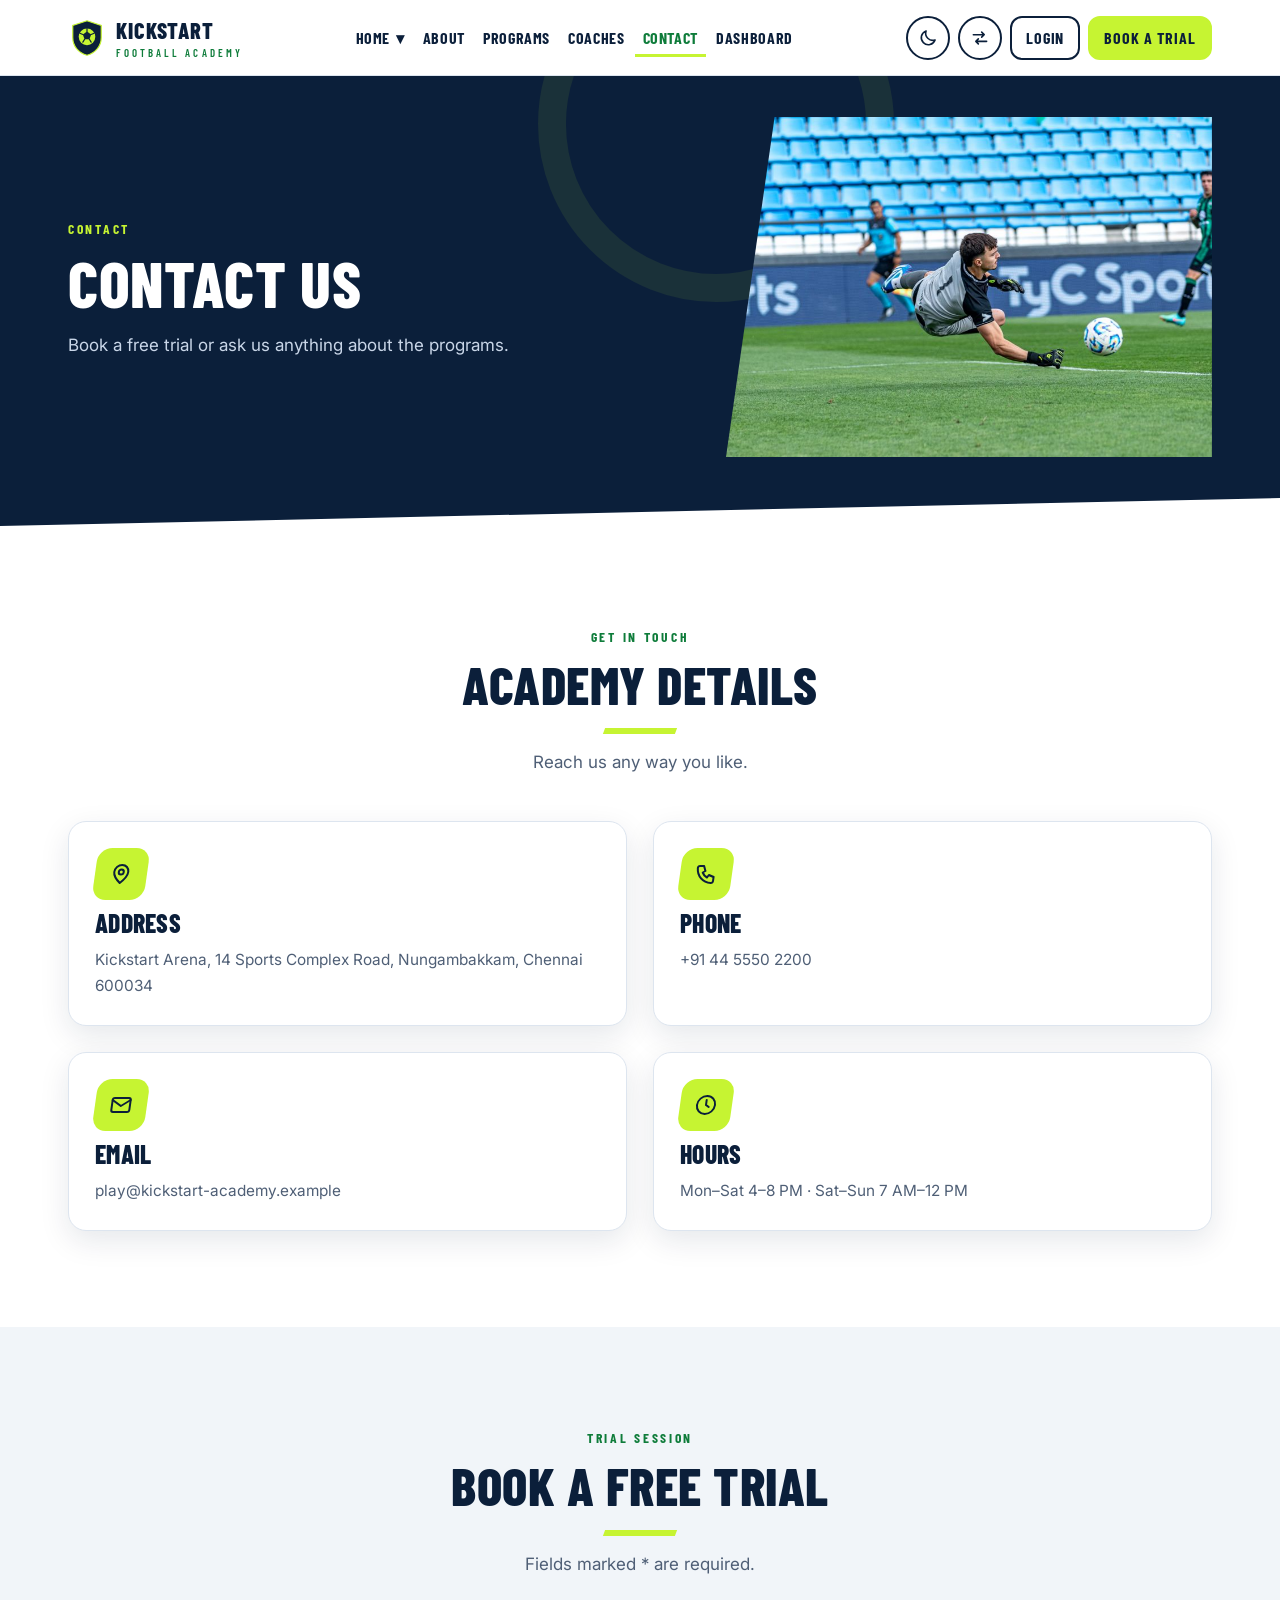
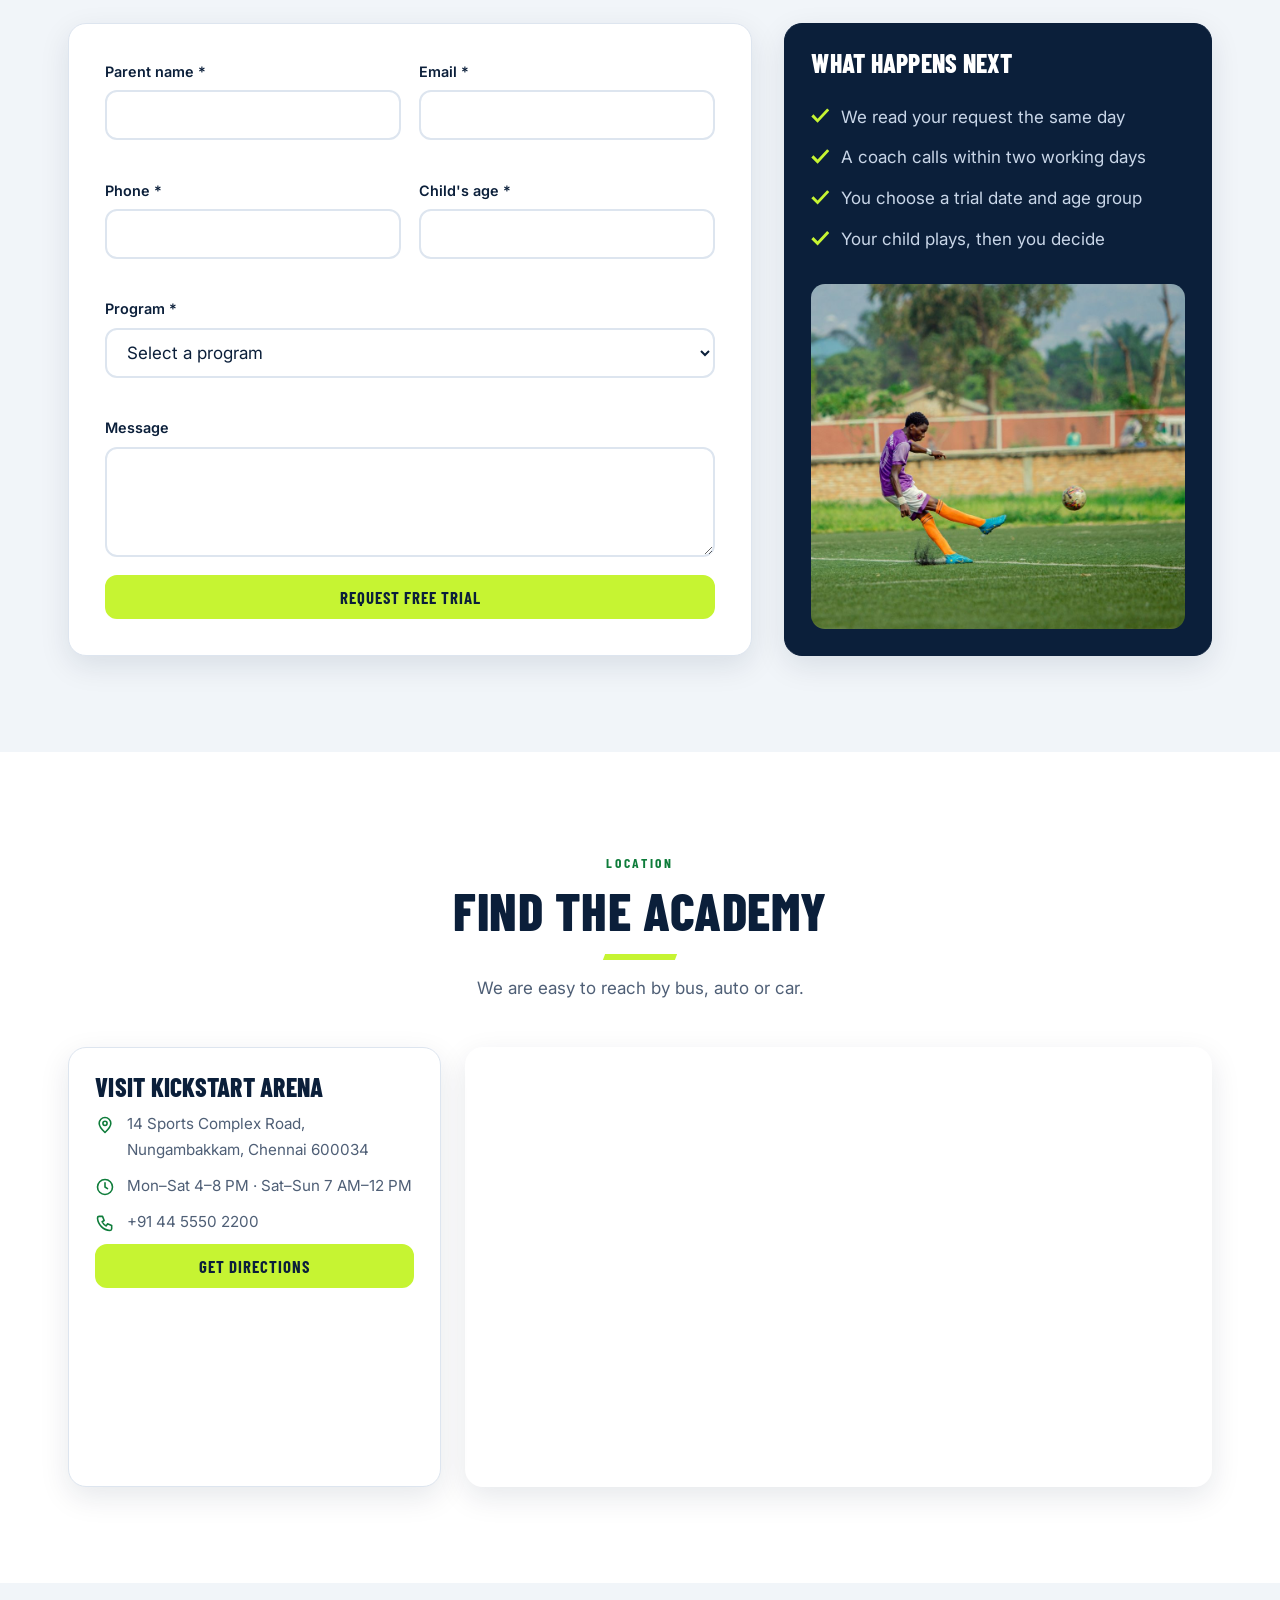
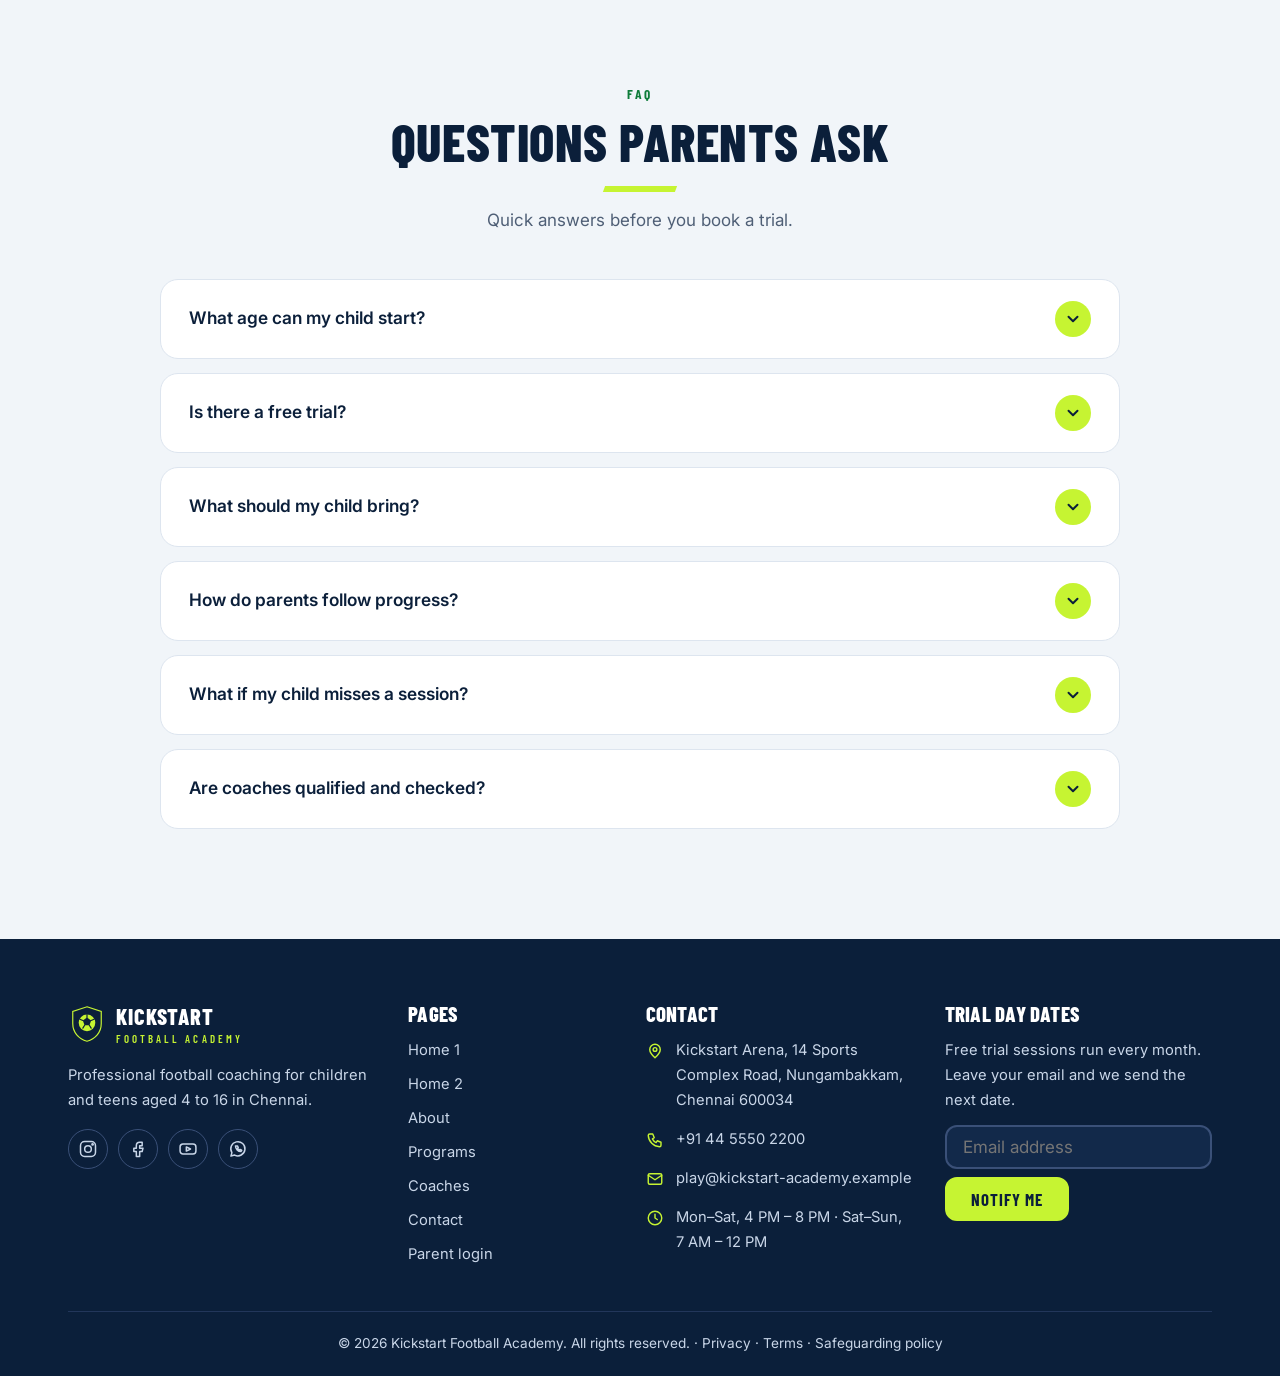
<file: contact.html>
<!DOCTYPE html>
<html lang="en" dir="ltr">
<head>
  <meta charset="utf-8">
  <meta name="viewport" content="width=device-width, initial-scale=1">
  <title>Contact — Kickstart Football Academy</title>
  <meta name="description" content="Contact Kickstart Football Academy and book a free trial.">
  <link rel="icon" type="image/svg+xml" href="assets/images/favicon.svg">
  <link rel="preconnect" href="https://fonts.googleapis.com">
  <link rel="preconnect" href="https://fonts.gstatic.com" crossorigin>
  <link href="https://fonts.googleapis.com/css2?family=Barlow+Condensed:wght@600;700;800&family=Inter:wght@400;500;600&display=swap" rel="stylesheet">
  <link rel="stylesheet" href="assets/css/style.css">
  <script>
    try {
      var d = document.documentElement;
      d.dataset.theme = localStorage.getItem('theme') || 'light';
      d.dir = localStorage.getItem('dir') || 'ltr';
    } catch(e) {}
  </script>
  <script defer src="assets/js/main.js"></script>
</head>
<body data-page="contact" data-layout="site">
  <div id="loader" role="status" aria-live="polite">
    <div class="ld">
      <svg viewBox="0 0 64 64" aria-hidden="true">
        <path d="M32 3 56 11v20c0 15-10 26-24 30C18 57 8 46 8 31V11z" fill="#0B1F3A" stroke="#C6F432" stroke-width="2"/>
        <circle cx="32" cy="30" r="14" fill="#C6F432"/>
        <path d="m32 21 7 5-3 8h-8l-3-8z" fill="#0B1F3A"/>
        <path d="M32 16v5M39 26l5-2M36 34l3 5M28 34l-3 5M25 26l-5-2" stroke="#0B1F3A" stroke-width="2" stroke-linecap="round"/>
      </svg>
      <b>KICKSTART</b>
      <div class="ld-bar"><i></i></div>
      <span class="sr">Loading…</span>
    </div>
  </div>
  <noscript><style>#loader{display:none}</style></noscript>

  <div id="site-nav"></div>

  <main>
    <section class="phero">
      <div class="wrap">
        <div>
          <span class="eyebrow">Contact</span>
          <h1>Contact us</h1>
          <p class="sub">Book a free trial or ask us anything about the programs.</p>
        </div>
        <img src="assets/images/remote/pexels-29719219.jpeg" alt="Goalkeeper diving to make a save on a green field" class="pimg" style="object-position:center" loading="eager" decoding="async">
      </div>
    </section>

    <section class="sec">
      <div class="wrap">
        <div class="head">
          <span class="eyebrow">Get in touch</span>
          <h2>Academy details</h2>
          <p>Reach us any way you like.</p>
        </div>
        <div class="grid g4">
          <div class="card">
            <div class="ic">
              <svg viewBox="0 0 24 24" aria-hidden="true"><path d="M12 21s7-6.2 7-11a7 7 0 1 0-14 0c0 4.8 7 11 7 11z"/><circle cx="12" cy="10" r="2.5"/></svg>
            </div>
            <h3>Address</h3>
            <p>Kickstart Arena, 14 Sports Complex Road, Nungambakkam, Chennai 600034</p>
          </div>
          <div class="card">
            <div class="ic">
              <svg viewBox="0 0 24 24" aria-hidden="true"><path d="M5 4h4l2 5-2.5 1.5a11 11 0 0 0 5 5L15 13l5 2v4a2 2 0 0 1-2 2A16 16 0 0 1 3 6a2 2 0 0 1 2-2z"/></svg>
            </div>
            <h3>Phone</h3>
            <p>+91 44 5550 2200</p>
          </div>
          <div class="card">
            <div class="ic">
              <svg viewBox="0 0 24 24" aria-hidden="true"><rect x="3" y="5" width="18" height="14" rx="2"/><path d="M3 7l9 6 9-6"/></svg>
            </div>
            <h3>Email</h3>
            <p>play@kickstart-academy.example</p>
          </div>
          <div class="card">
            <div class="ic">
              <svg viewBox="0 0 24 24" aria-hidden="true"><circle cx="12" cy="12" r="9"/><path d="M12 7v5l3 2"/></svg>
            </div>
            <h3>Hours</h3>
            <p>Mon–Sat 4–8 PM · Sat–Sun 7 AM–12 PM</p>
          </div>
        </div>
      </div>
    </section>

    <span id="trial-anchor"></span>
    <section class="sec alt">
      <div class="wrap">
        <div class="head">
          <span class="eyebrow">Trial session</span>
          <h2>Book a free trial</h2>
          <p>Fields marked * are required.</p>
        </div>
        <div class="two eq">
          <div>
            <form class="form" id="trial" novalidate>
              <div class="field">
                <label for="t-name">Parent name *</label>
                <input id="t-name" type="text">
                <span class="err" id="t-name-e"></span>
              </div>
              <div class="field">
                <label for="t-email">Email *</label>
                <input id="t-email" type="email">
                <span class="err" id="t-email-e"></span>
              </div>
              <div class="field">
                <label for="t-phone">Phone *</label>
                <input id="t-phone" type="tel">
                <span class="err" id="t-phone-e"></span>
              </div>
              <div class="field">
                <label for="t-age">Child's age *</label>
                <input id="t-age" type="number">
                <span class="err" id="t-age-e"></span>
              </div>
              <div class="field full">
                <label for="t-prog">Program *</label>
                <select id="t-prog">
                  <option value="">Select a program</option>
                  <option>Little Kickers (4–6)</option>
                  <option>Juniors (7–9)</option>
                  <option>Academy (10–12)</option>
                  <option>Elite (13–16)</option>
                </select>
                <span class="err" id="t-prog-e"></span>
              </div>
              <div class="field full">
                <label for="t-note">Message</label>
                <textarea id="t-note"></textarea>
              </div>
              <div class="field full">
                <button class="btn btn-p" type="submit">Request free trial</button>
              </div>
              <div class="msg" id="t-msg" role="status"></div>
            </form>
          </div>
          <aside class="card side">
            <h3>What happens next</h3>
            <ul class="clist">
              <li>We read your request the same day</li>
              <li>A coach calls within two working days</li>
              <li>You choose a trial date and age group</li>
              <li>Your child plays, then you decide</li>
            </ul>
            <div class="sideimg">
              <img src="assets/images/remote/pexels-30461448.jpeg" alt="Young soccer player in colorful kit in action on an outdoor field" style="object-position:center" loading="lazy" decoding="async">
            </div>
          </aside>
        </div>
      </div>
    </section>

    <section class="sec">
      <div class="wrap">
        <div class="head">
          <span class="eyebrow">Location</span>
          <h2>Find the academy</h2>
          <p>We are easy to reach by bus, auto or car.</p>
        </div>
        <div class="mapbox">
          <div class="card mapcard">
            <h3>Visit Kickstart Arena</h3>
            <div class="ci">
              <svg viewBox="0 0 24 24" aria-hidden="true"><path d="M12 21s7-6.2 7-11a7 7 0 1 0-14 0c0 4.8 7 11 7 11z"/><circle cx="12" cy="10" r="2.5"/></svg>
              <span>14 Sports Complex Road, Nungambakkam, Chennai 600034</span>
            </div>
            <div class="ci">
              <svg viewBox="0 0 24 24" aria-hidden="true"><circle cx="12" cy="12" r="9"/><path d="M12 7v5l3 2"/></svg>
              <span>Mon–Sat 4–8 PM · Sat–Sun 7 AM–12 PM</span>
            </div>
            <div class="ci">
              <svg viewBox="0 0 24 24" aria-hidden="true"><path d="M5 4h4l2 5-2.5 1.5a11 11 0 0 0 5 5L15 13l5 2v4a2 2 0 0 1-2 2A16 16 0 0 1 3 6a2 2 0 0 1 2-2z"/></svg>
              <span>+91 44 5550 2200</span>
            </div>
            <a class="btn btn-p" href="https://www.google.com/maps/search/?api=1&amp;query=Nungambakkam+Chennai" target="_blank" rel="noopener">Get directions</a>
          </div>
          <iframe title="Academy location map" loading="lazy" src="https://www.google.com/maps?q=Nungambakkam+Chennai&amp;output=embed"></iframe>
        </div>
      </div>
    </section>

    <section class="sec alt">
      <div class="wrap">
        <div class="head">
          <span class="eyebrow">FAQ</span>
          <h2>Questions parents ask</h2>
          <p>Quick answers before you book a trial.</p>
        </div>
        <div class="faqw">
          <details>
            <summary>What age can my child start?</summary>
            <p>From age 4. Our Little Kickers program is built for first-time players, and every program is grouped by age.</p>
          </details>
          <details>
            <summary>Is there a free trial?</summary>
            <p>Yes. Every child can join one free trial session. Book it from the Contact page and we will confirm the date.</p>
          </details>
          <details>
            <summary>What should my child bring?</summary>
            <p>Football boots or trainers, shin pads, a water bottle and weather-appropriate kit. Training bibs and balls are provided.</p>
          </details>
          <details>
            <summary>How do parents follow progress?</summary>
            <p>Through the parent dashboard: enroll children, check attendance and view match schedules in one place.</p>
          </details>
          <details>
            <summary>What if my child misses a session?</summary>
            <p>Sessions can be made up in another batch of the same age group within the term. Tell us through the dashboard or by phone.</p>
          </details>
          <details>
            <summary>Are coaches qualified and checked?</summary>
            <p>All coaches hold recognised football coaching licences, first-aid certificates and completed background checks.</p>
          </details>
        </div>
      </div>
    </section>
  </main>

  <div id="site-footer"></div>
</body>
</html>
</file>
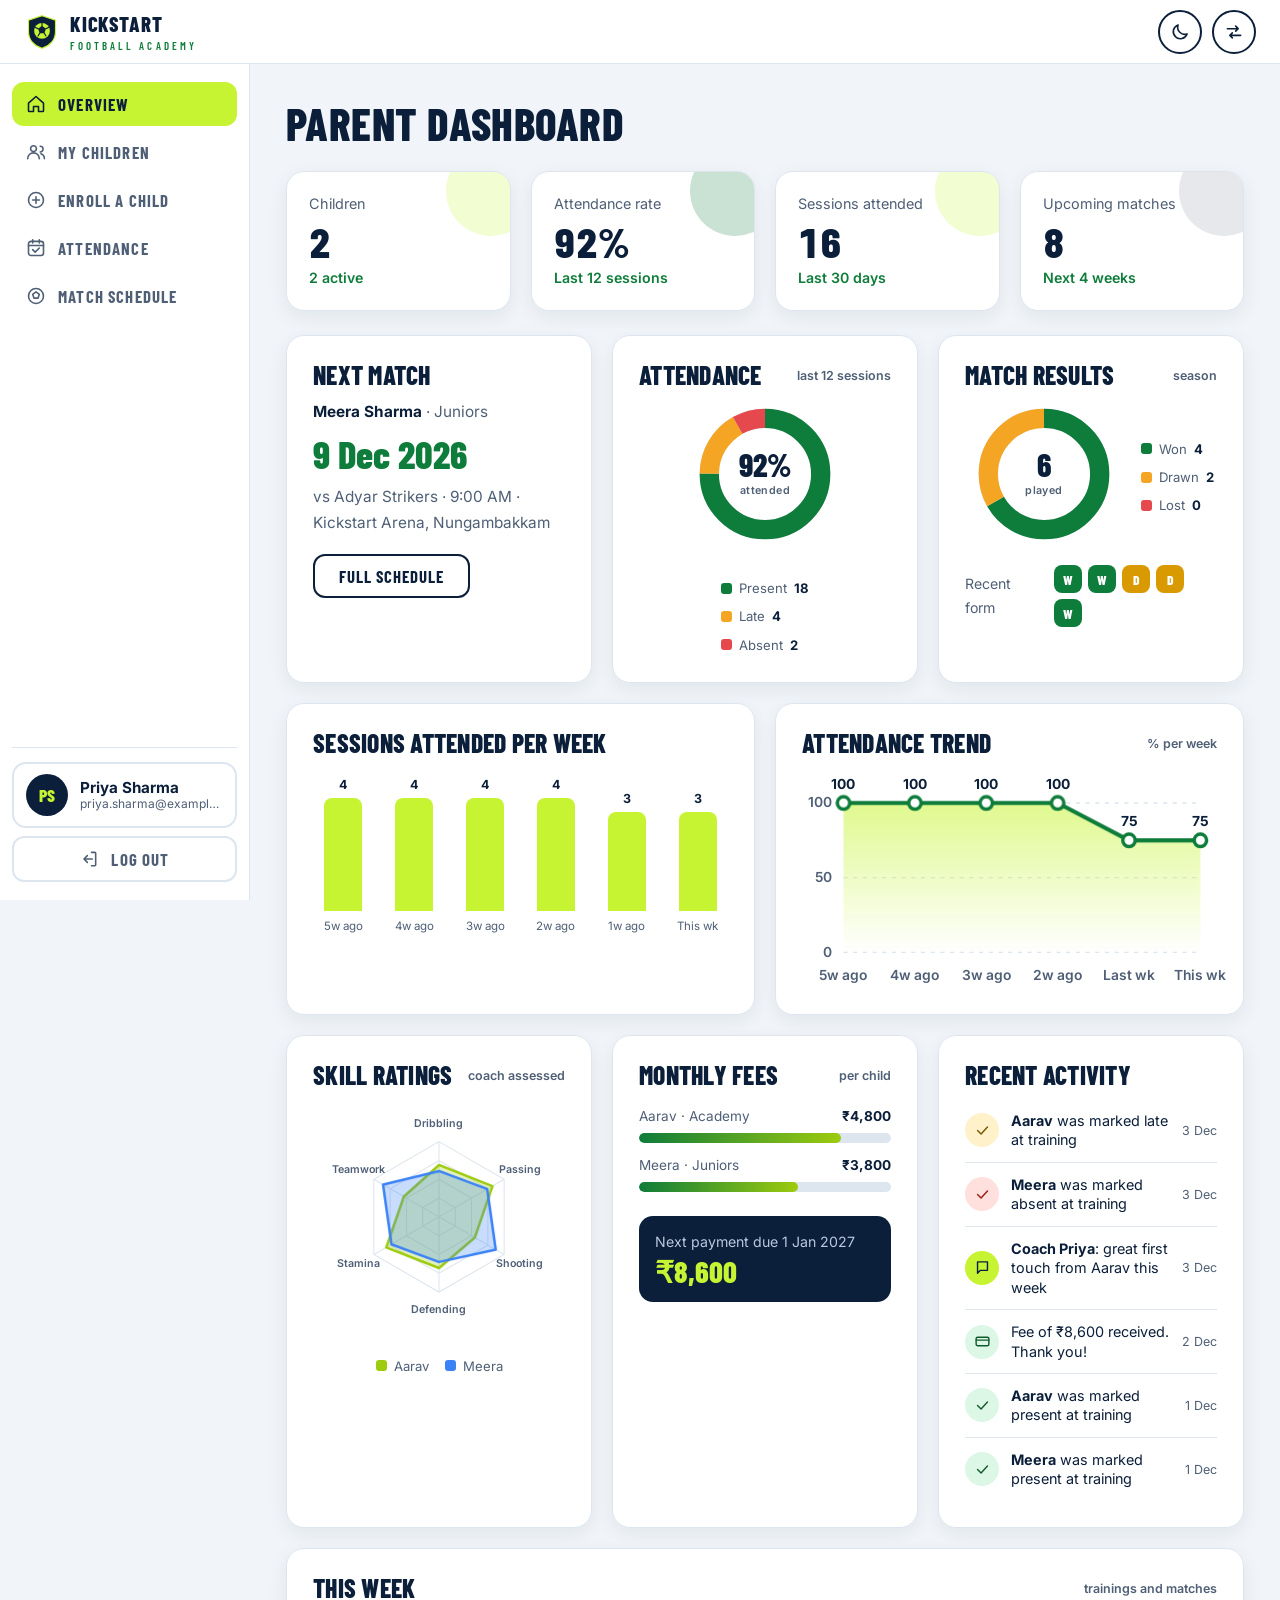
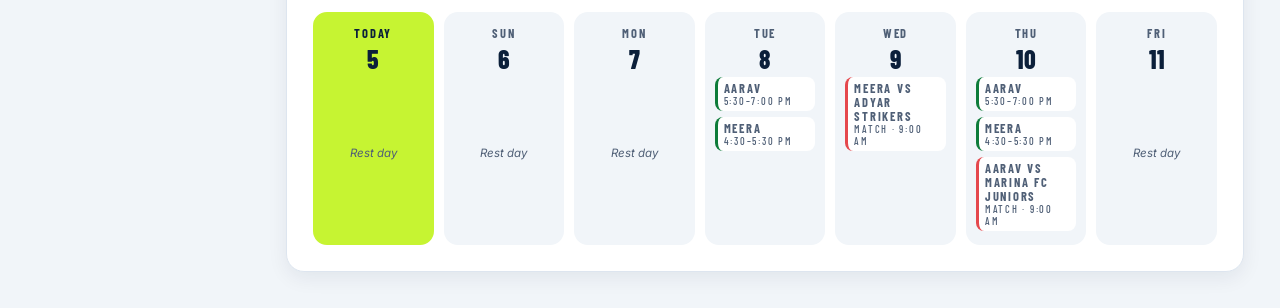
<file: dashboard.html>
<!DOCTYPE html>
<html lang="en" dir="ltr">
<head>
  <meta charset="utf-8">
  <meta name="viewport" content="width=device-width, initial-scale=1">
  <title>Parent Dashboard — Kickstart Football Academy</title>
  <meta name="description" content="Parent dashboard: enroll children, attendance and match schedules.">
  <link rel="icon" type="image/svg+xml" href="assets/images/favicon.svg">
  <link rel="preconnect" href="https://fonts.googleapis.com">
  <link rel="preconnect" href="https://fonts.gstatic.com" crossorigin>
  <link href="https://fonts.googleapis.com/css2?family=Barlow+Condensed:wght@600;700;800&family=Inter:wght@400;500;600&display=swap" rel="stylesheet">
  <link rel="stylesheet" href="assets/css/style.css">
  <script>
    try {
      var d = document.documentElement;
      d.dataset.theme = localStorage.getItem('theme') || 'light';
      d.dir = localStorage.getItem('dir') || 'ltr';
    } catch(e) {}
  </script>
  <script defer src="assets/js/main.js"></script>
  <script defer src="assets/js/app.js"></script>
</head>
<body data-page="dashboard" data-layout="dash">
  <noscript><p style="padding:24px">JavaScript is required for the demo dashboard.</p></noscript>
</body>
</html>
</file>
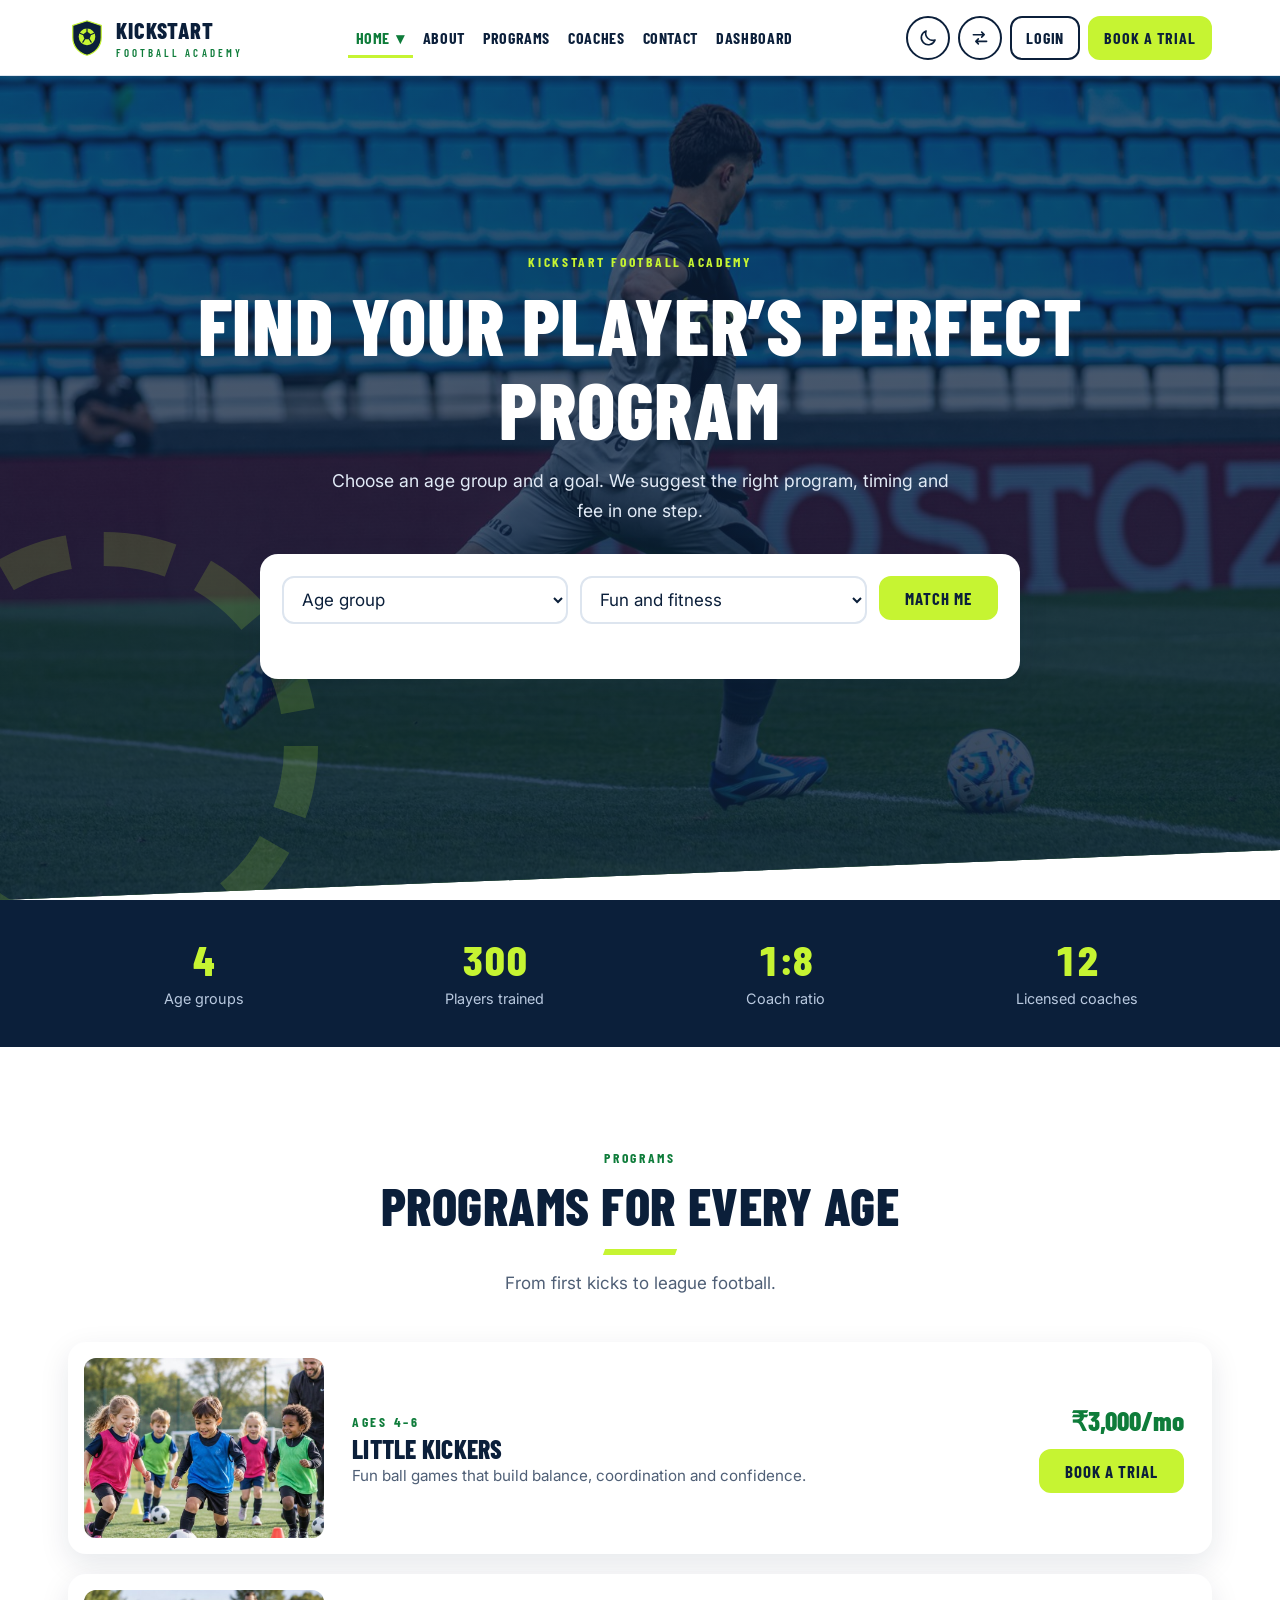
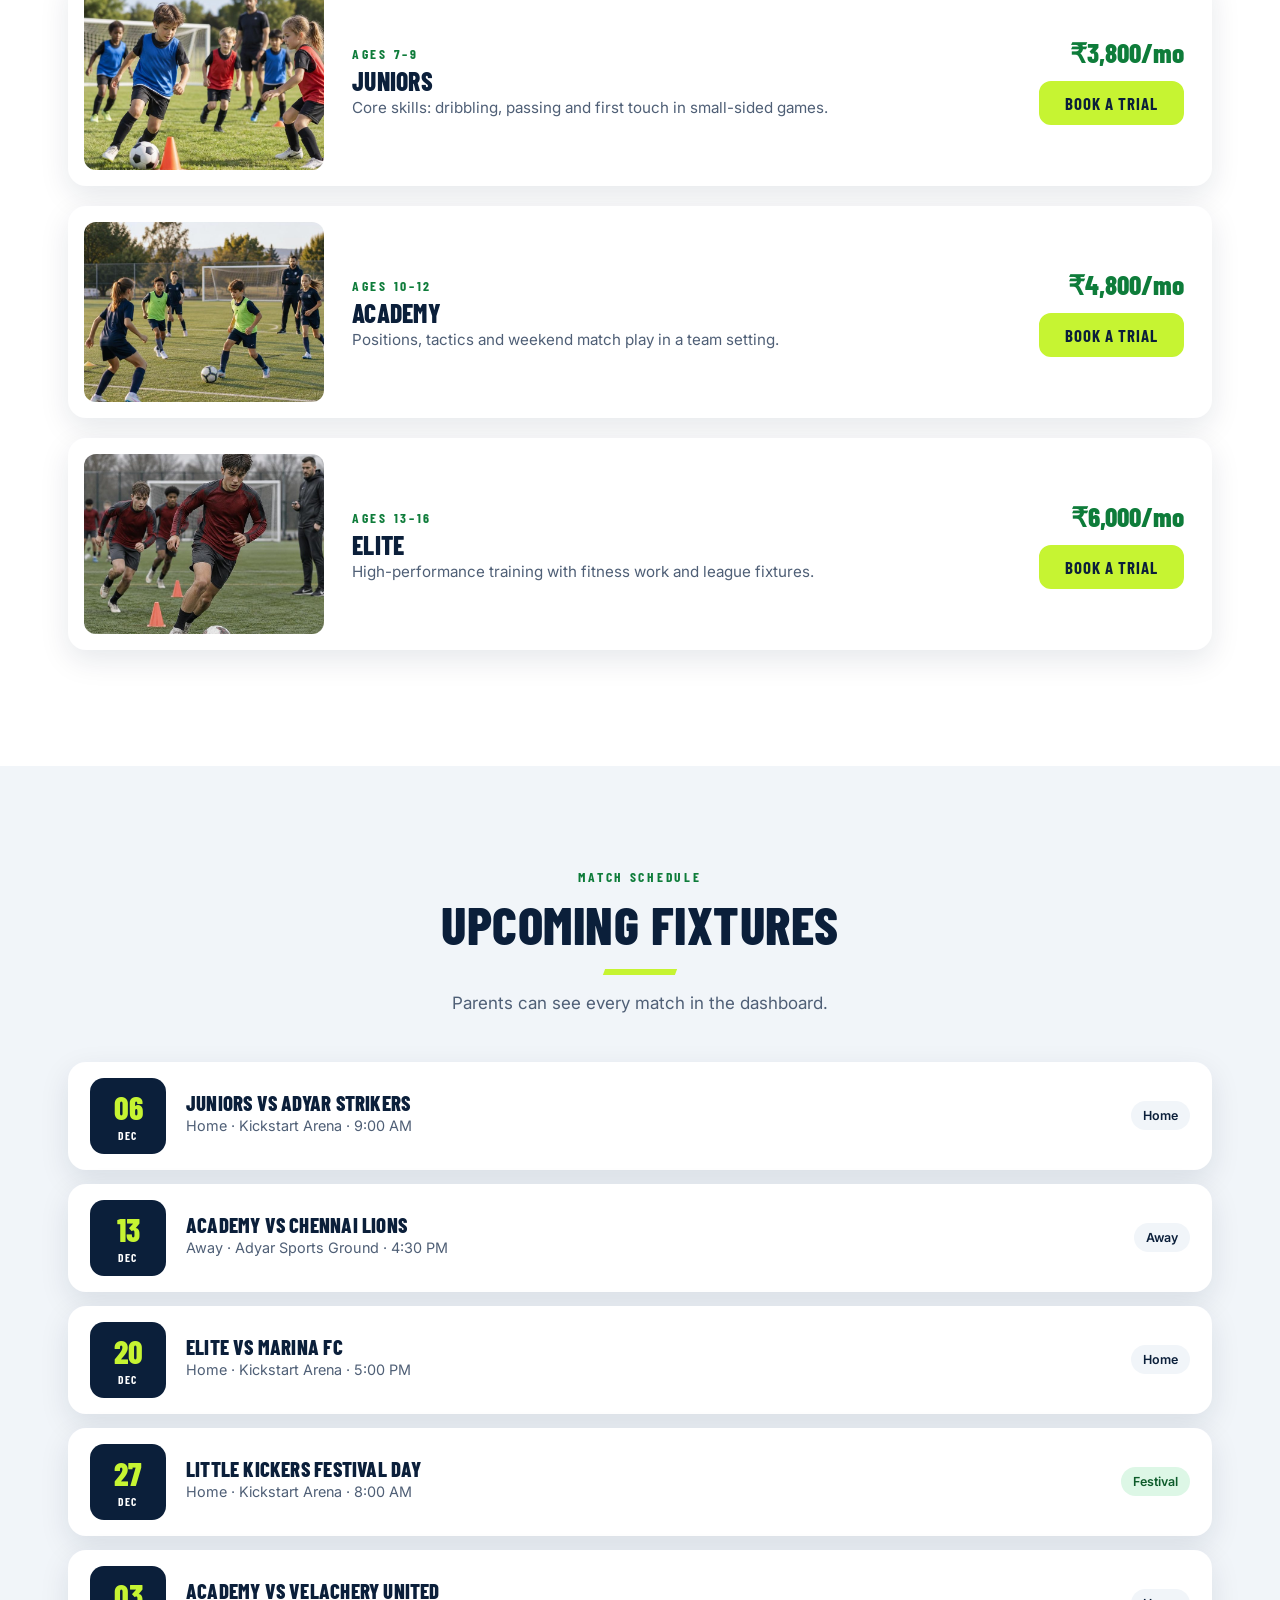
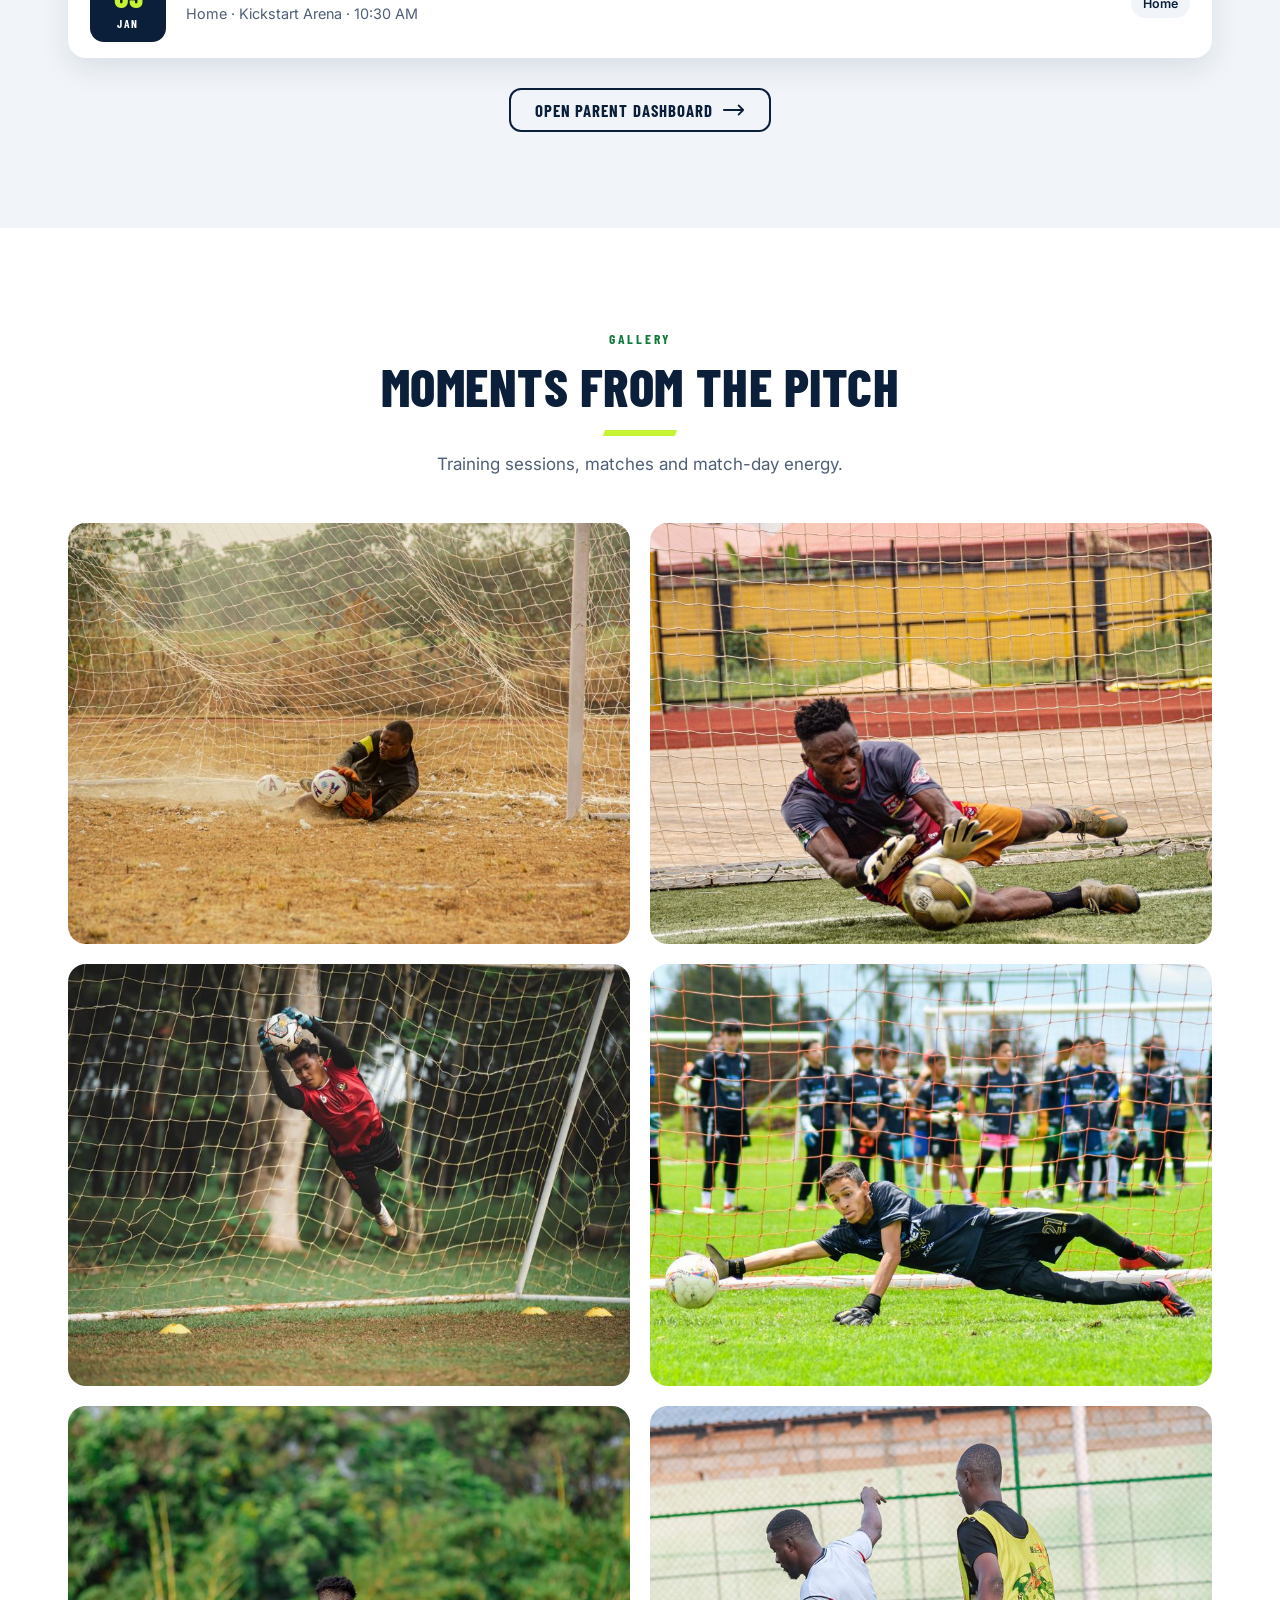
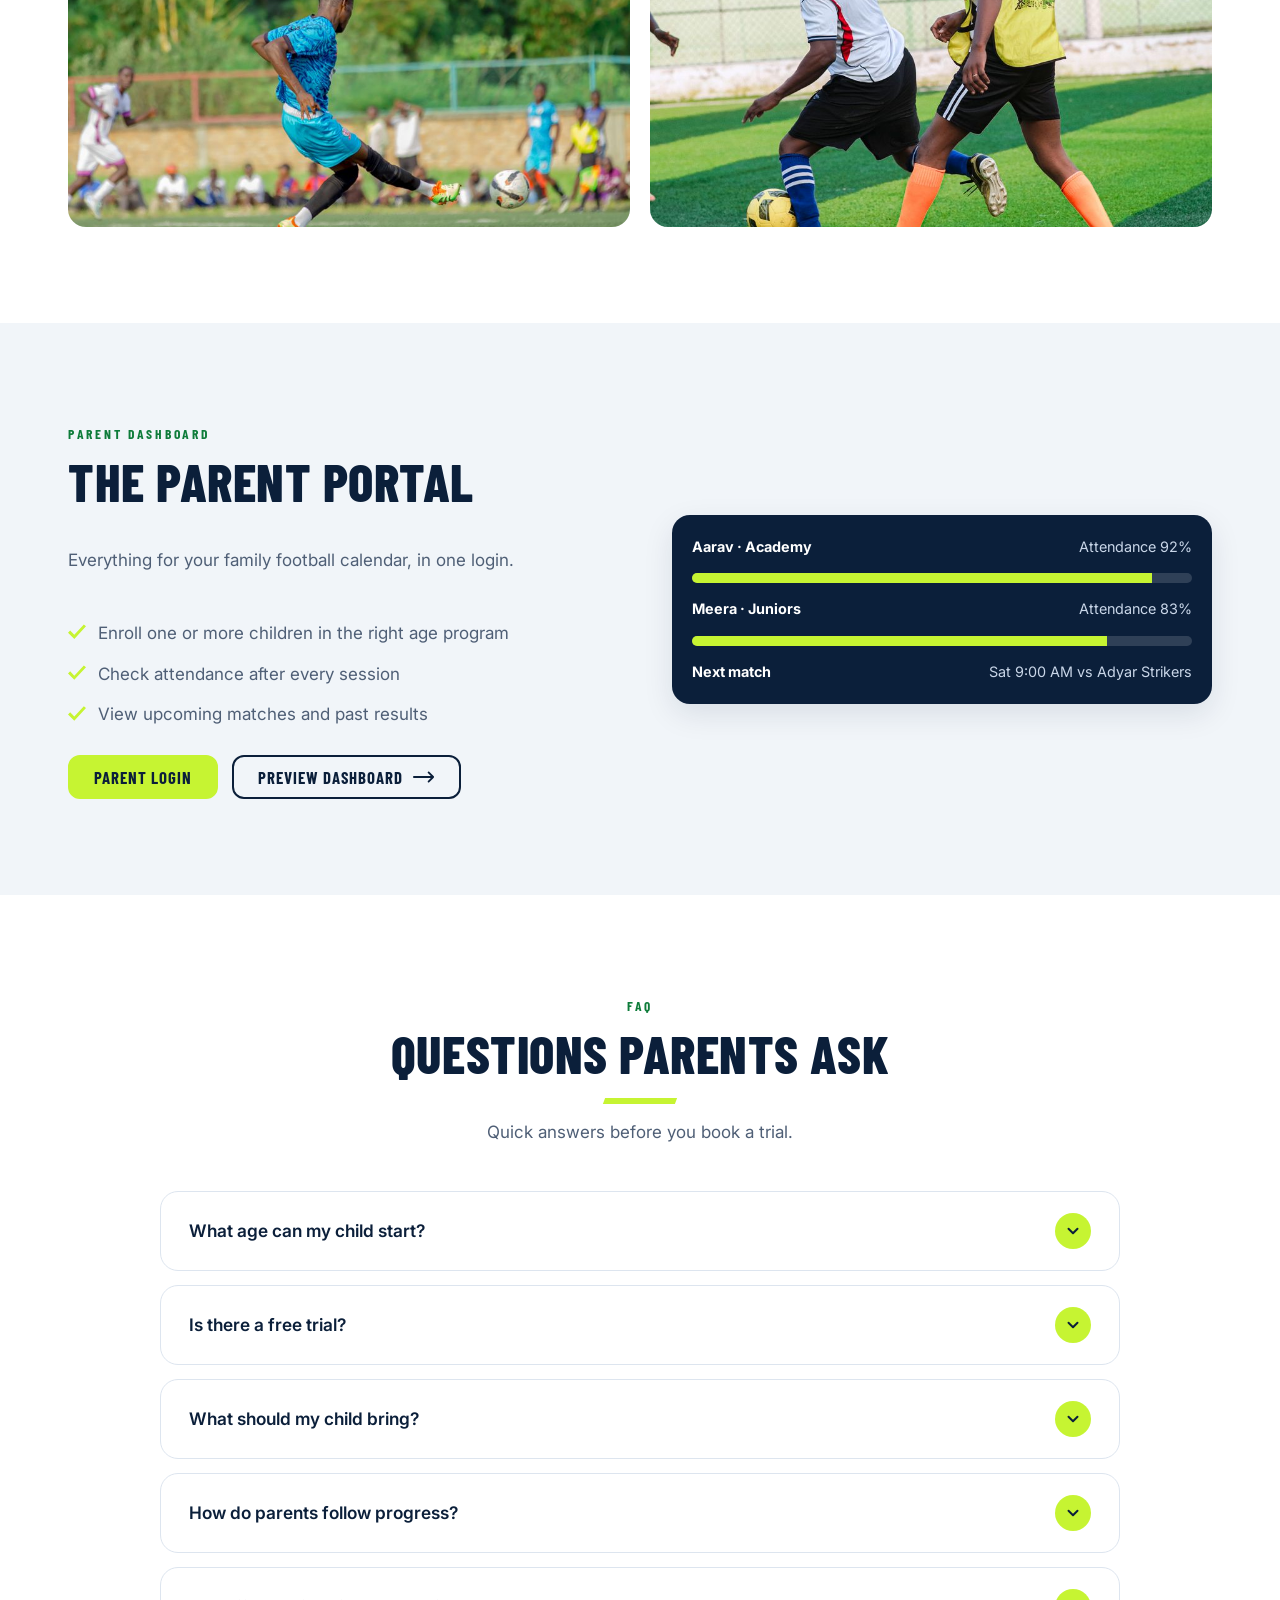
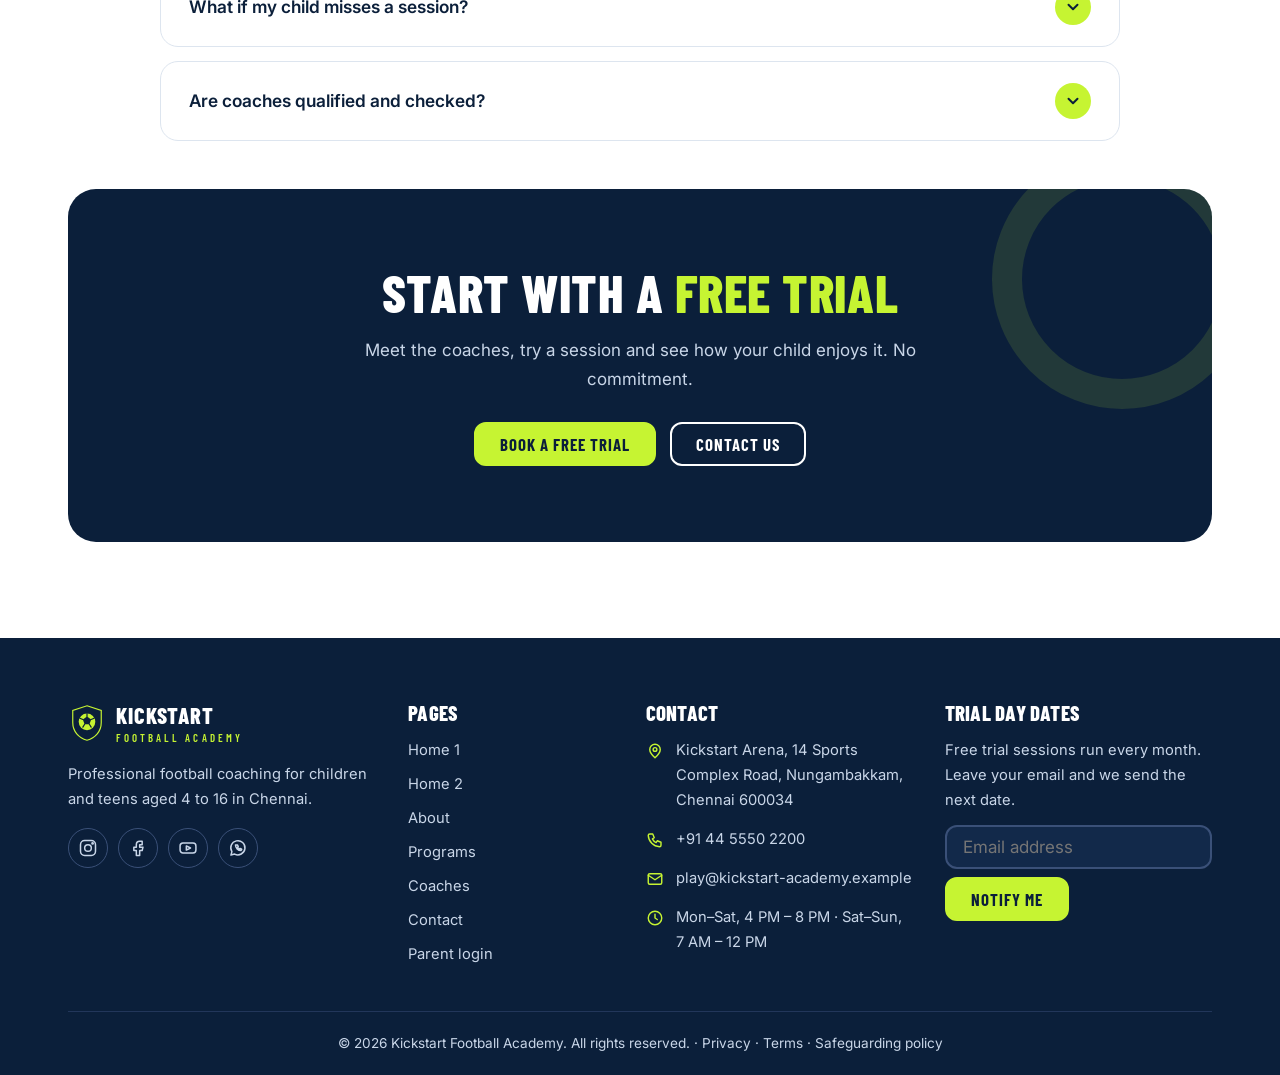
<file: home-2.html>
<!DOCTYPE html>
<html lang="en" dir="ltr">
<head>
  <meta charset="utf-8">
  <meta name="viewport" content="width=device-width, initial-scale=1">
  <title>Age Finder — Kickstart Football Academy</title>
  <meta name="description" content="Find the right football program for your child's age and goal.">
  <link rel="icon" type="image/svg+xml" href="assets/images/favicon.svg">
  <link rel="preconnect" href="https://fonts.googleapis.com">
  <link rel="preconnect" href="https://fonts.gstatic.com" crossorigin>
  <link href="https://fonts.googleapis.com/css2?family=Barlow+Condensed:wght@600;700;800&family=Inter:wght@400;500;600&display=swap" rel="stylesheet">
  <link rel="stylesheet" href="assets/css/style.css">
  <script>
    try {
      var d = document.documentElement;
      d.dataset.theme = localStorage.getItem('theme') || 'light';
      d.dir = localStorage.getItem('dir') || 'ltr';
    } catch(e) {}
  </script>
  <script defer src="assets/js/main.js"></script>
</head>
<body data-page="home2" data-layout="site">
  <div id="loader" role="status" aria-live="polite">
    <div class="ld">
      <svg viewBox="0 0 64 64" aria-hidden="true">
        <path d="M32 3 56 11v20c0 15-10 26-24 30C18 57 8 46 8 31V11z" fill="#0B1F3A" stroke="#C6F432" stroke-width="2"/>
        <circle cx="32" cy="30" r="14" fill="#C6F432"/>
        <path d="m32 21 7 5-3 8h-8l-3-8z" fill="#0B1F3A"/>
        <path d="M32 16v5M39 26l5-2M36 34l3 5M28 34l-3 5M25 26l-5-2" stroke="#0B1F3A" stroke-width="2" stroke-linecap="round"/>
      </svg>
      <b>KICKSTART</b>
      <div class="ld-bar"><i></i></div>
      <span class="sr">Loading…</span>
    </div>
  </div>
  <noscript><style>#loader{display:none}</style></noscript>

  <div id="site-nav"></div>

  <main>
    <section class="h2hero">
      <img src="assets/images/remote/pexels-29719221.jpeg" alt="" role="presentation" style="object-position:center" loading="eager" decoding="async">
      <div class="wrap">
        <span class="eyebrow">Kickstart Football Academy</span>
        <h1>Find your player’s perfect program</h1>
        <p class="lead">Choose an age group and a goal. We suggest the right program, timing and fee in one step.</p>
        <form class="mat" id="matcher">
          <select id="m-age" aria-label="Age group">
            <option value="">Age group</option>
            <option value="a">4–6</option>
            <option value="b">7–9</option>
            <option value="c">10–12</option>
            <option value="d">13–16</option>
          </select>
          <select id="m-goal" aria-label="Goal">
            <option value="fun">Fun and fitness</option>
            <option value="comp">Competitive play</option>
            <option value="gk">Goalkeeping</option>
          </select>
          <button class="btn btn-p" type="submit">Match me</button>
          <output id="m-out" role="status"></output>
        </form>
      </div>
    </section>

    <section class="band dk">
      <div class="wrap">
        <div><b>4</b><span>Age groups</span></div>
        <div><b>300+</b><span>Players trained</span></div>
        <div><b>1:8</b><span>Coach ratio</span></div>
        <div><b>12</b><span>Licensed coaches</span></div>
      </div>
    </section>

    <section class="sec">
      <div class="wrap">
        <div class="head">
          <span class="eyebrow">Programs</span>
          <h2>Programs for every age</h2>
          <p>From first kicks to league football.</p>
        </div>

        <article class="crow">
          <img src="assets/images/home/h2-little-kickers.jpg" alt="Little Kickers players training" width="800" height="800" style="object-position:center 30%" loading="lazy" decoding="async">
          <div>
            <span class="eyebrow" style="margin:0">Ages 4–6</span>
            <h3>Little Kickers</h3>
            <p>Fun ball games that build balance, coordination and confidence.</p>
          </div>
          <div class="ct">
            <div class="price">₹3,000/mo</div>
            <a class="btn btn-p" href="contact.html#trial">Book a trial</a>
          </div>
        </article>

        <article class="crow">
          <img src="assets/images/home/h2-juniors.jpg" alt="Juniors players training" width="800" height="800" style="object-position:center 30%" loading="lazy" decoding="async">
          <div>
            <span class="eyebrow" style="margin:0">Ages 7–9</span>
            <h3>Juniors</h3>
            <p>Core skills: dribbling, passing and first touch in small-sided games.</p>
          </div>
          <div class="ct">
            <div class="price">₹3,800/mo</div>
            <a class="btn btn-p" href="contact.html#trial">Book a trial</a>
          </div>
        </article>

        <article class="crow">
          <img src="assets/images/home/h2-academy.jpg" alt="Academy players training" width="800" height="800" style="object-position:center 30%" loading="lazy" decoding="async">
          <div>
            <span class="eyebrow" style="margin:0">Ages 10–12</span>
            <h3>Academy</h3>
            <p>Positions, tactics and weekend match play in a team setting.</p>
          </div>
          <div class="ct">
            <div class="price">₹4,800/mo</div>
            <a class="btn btn-p" href="contact.html#trial">Book a trial</a>
          </div>
        </article>

        <article class="crow">
          <img src="assets/images/home/h2-elite.jpg" alt="Elite players training" width="800" height="800" style="object-position:center 30%" loading="lazy" decoding="async">
          <div>
            <span class="eyebrow" style="margin:0">Ages 13–16</span>
            <h3>Elite</h3>
            <p>High-performance training with fitness work and league fixtures.</p>
          </div>
          <div class="ct">
            <div class="price">₹6,000/mo</div>
            <a class="btn btn-p" href="contact.html#trial">Book a trial</a>
          </div>
        </article>
      </div>
    </section>

    <section class="sec alt">
      <div class="wrap">
        <div class="head">
          <span class="eyebrow">Match schedule</span>
          <h2>Upcoming fixtures</h2>
          <p>Parents can see every match in the dashboard.</p>
        </div>
        <div class="fx">
          <div class="dt"><div><b>06</b><span>Dec</span></div></div>
          <div>
            <h3>Juniors vs Adyar Strikers</h3>
            <p>Home · Kickstart Arena · 9:00 AM</p>
          </div>
          <span class="chip">Home</span>
        </div>
        <div class="fx">
          <div class="dt"><div><b>13</b><span>Dec</span></div></div>
          <div>
            <h3>Academy vs Chennai Lions</h3>
            <p>Away · Adyar Sports Ground · 4:30 PM</p>
          </div>
          <span class="chip">Away</span>
        </div>
        <div class="fx">
          <div class="dt"><div><b>20</b><span>Dec</span></div></div>
          <div>
            <h3>Elite vs Marina FC</h3>
            <p>Home · Kickstart Arena · 5:00 PM</p>
          </div>
          <span class="chip">Home</span>
        </div>
        <div class="fx">
          <div class="dt"><div><b>27</b><span>Dec</span></div></div>
          <div>
            <h3>Little Kickers festival day</h3>
            <p>Home · Kickstart Arena · 8:00 AM</p>
          </div>
          <span class="chip ok">Festival</span>
        </div>
        <div class="fx">
          <div class="dt"><div><b>03</b><span>Jan</span></div></div>
          <div>
            <h3>Academy vs Velachery United</h3>
            <p>Home · Kickstart Arena · 10:30 AM</p>
          </div>
          <span class="chip">Home</span>
        </div>
        <div class="btns" style="justify-content:center;margin-top:30px">
          <a class="btn btn" href="login.html">Open parent dashboard <svg class="arr" viewBox="0 0 24 12" aria-hidden="true"><path d="M1 6h21M17 1l5 5-5 5"/></svg></a>
        </div>
      </div>
    </section>

    <section class="sec">
      <div class="wrap">
        <div class="head">
          <span class="eyebrow">Gallery</span>
          <h2>Moments from the pitch</h2>
          <p>Training sessions, matches and match-day energy.</p>
        </div>
        <div class="gal">
          <img src="assets/images/remote/pexels-20009466.jpeg" alt="Goalkeeper diving to save a goal during a match on a sunny day" style="object-position:center" loading="lazy" decoding="async">
          <img src="assets/images/remote/pexels-23947005.jpeg" alt="Goalie making a save during a game at an outdoor stadium" style="object-position:center" loading="lazy" decoding="async">
          <img src="assets/images/remote/pexels-19231097.jpeg" alt="Goalie making a mid-air catch on a green field" style="object-position:center" loading="lazy" decoding="async">
          <img src="assets/images/remote/pexels-24279969.jpeg" alt="Young goalkeeper diving to save a ball during a practice match" style="object-position:center" loading="lazy" decoding="async">
          <img src="assets/images/remote/pexels-31105970.jpeg" alt="Soccer player mid-kick on a sunny day" style="object-position:center" loading="lazy" decoding="async">
          <img src="assets/images/remote/pexels-39095099.jpeg" alt="Two players competing for the ball on artificial turf" style="object-position:center" loading="lazy" decoding="async">
        </div>
      </div>
    </section>

    <section class="sec alt">
      <div class="wrap">
        <div class="split">
          <div>
            <div class="head l">
              <span class="eyebrow">Parent dashboard</span>
              <h2>The parent portal</h2>
              <p>Everything for your family football calendar, in one login.</p>
            </div>
            <ul class="clist">
              <li>Enroll one or more children in the right age program</li>
              <li>Check attendance after every session</li>
              <li>View upcoming matches and past results</li>
            </ul>
            <div class="btns" style="margin-top:26px">
              <a class="btn btn-p" href="login.html">Parent login</a>
              <a class="btn btn" href="dashboard.html">Preview dashboard <svg class="arr" viewBox="0 0 24 12" aria-hidden="true"><path d="M1 6h21M17 1l5 5-5 5"/></svg></a>
            </div>
          </div>
          <div class="mock">
            <div class="row"><b>Aarav · Academy</b><span>Attendance 92%</span></div>
            <div class="bar"><i style="width:92%"></i></div>
            <div class="row"><b>Meera · Juniors</b><span>Attendance 83%</span></div>
            <div class="bar"><i style="width:83%"></i></div>
            <div class="row"><b>Next match</b><span>Sat 9:00 AM vs Adyar Strikers</span></div>
          </div>
        </div>
      </div>
    </section>

    <section class="sec">
      <div class="wrap">
        <div class="head">
          <span class="eyebrow">FAQ</span>
          <h2>Questions parents ask</h2>
          <p>Quick answers before you book a trial.</p>
        </div>
        <div class="faqw">
          <details>
            <summary>What age can my child start?</summary>
            <p>From age 4. Our Little Kickers program is built for first-time players, and every program is grouped by age.</p>
          </details>
          <details>
            <summary>Is there a free trial?</summary>
            <p>Yes. Every child can join one free trial session. Book it from the Contact page and we will confirm the date.</p>
          </details>
          <details>
            <summary>What should my child bring?</summary>
            <p>Football boots or trainers, shin pads, a water bottle and weather-appropriate kit. Training bibs and balls are provided.</p>
          </details>
          <details>
            <summary>How do parents follow progress?</summary>
            <p>Through the parent dashboard: enroll children, check attendance and view match schedules in one place.</p>
          </details>
          <details>
            <summary>What if my child misses a session?</summary>
            <p>Sessions can be made up in another batch of the same age group within the term. Tell us through the dashboard or by phone.</p>
          </details>
          <details>
            <summary>Are coaches qualified and checked?</summary>
            <p>All coaches hold recognised football coaching licences, first-aid certificates and completed background checks.</p>
          </details>
        </div>
        <div style="margin-top:48px">
          <div class="cta">
            <h2>Start with a <em>free trial</em></h2>
            <p>Meet the coaches, try a session and see how your child enjoys it. No commitment.</p>
            <div class="btns">
              <a class="btn btn-p" href="contact.html#trial">Book a Free Trial</a>
              <a class="btn btn-w" href="contact.html">Contact us</a>
            </div>
          </div>
        </div>
      </div>
    </section>
  </main>

  <div id="site-footer"></div>
</body>
</html>
</file>
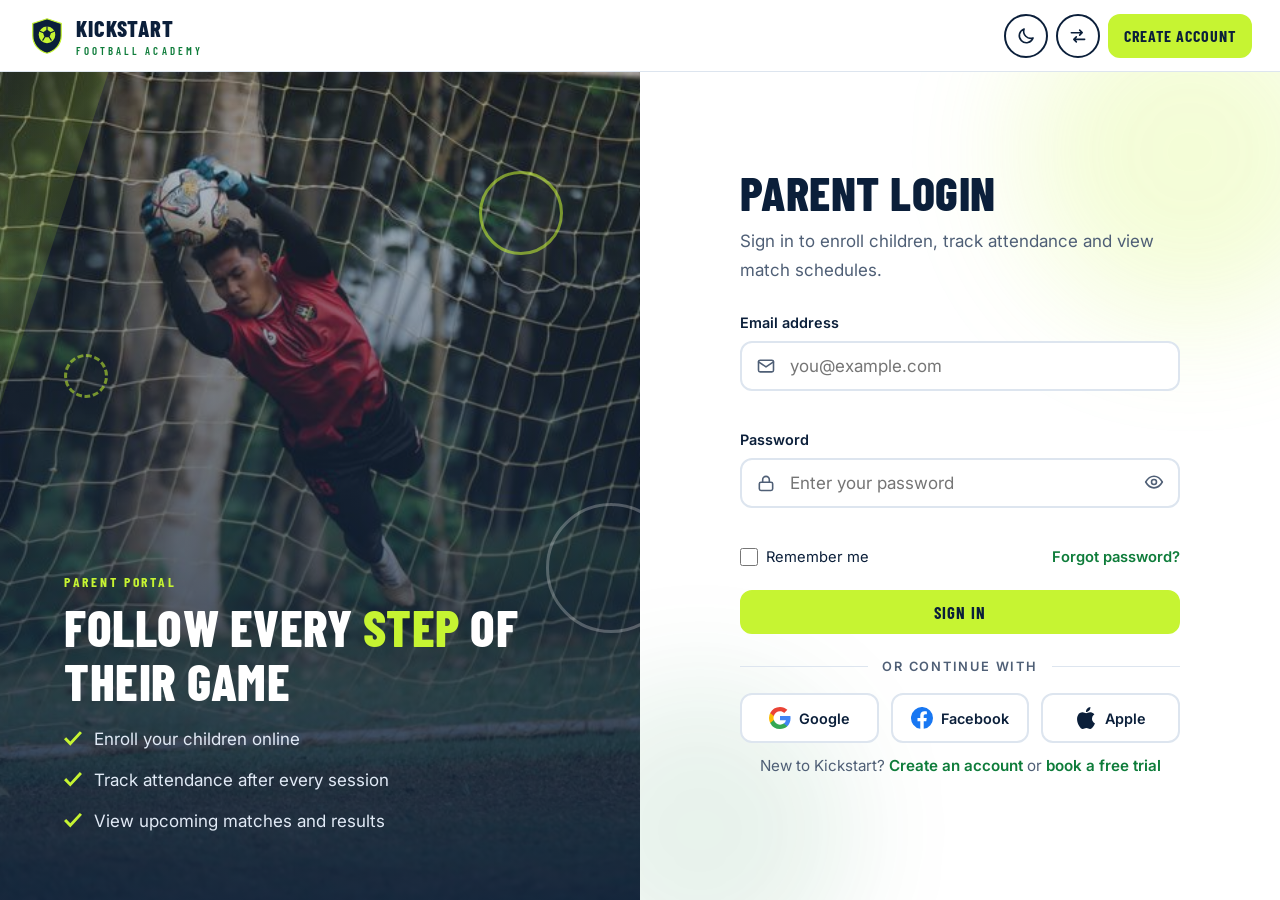
<file: login.html>
<!DOCTYPE html>
<html lang="en" dir="ltr">
<head>
  <meta charset="utf-8">
  <meta name="viewport" content="width=device-width, initial-scale=1">
  <title>Parent Login — Kickstart Football Academy</title>
  <meta name="description" content="Parent login for Kickstart Football Academy.">
  <link rel="icon" type="image/svg+xml" href="assets/images/favicon.svg">
  <link rel="preconnect" href="https://fonts.googleapis.com">
  <link rel="preconnect" href="https://fonts.gstatic.com" crossorigin>
  <link href="https://fonts.googleapis.com/css2?family=Barlow+Condensed:wght@600;700;800&family=Inter:wght@400;500;600&display=swap" rel="stylesheet">
  <link rel="stylesheet" href="assets/css/style.css">
  <script>
    try {
      var d = document.documentElement;
      d.dataset.theme = localStorage.getItem('theme') || 'light';
      d.dir = localStorage.getItem('dir') || 'ltr';
    } catch(e) {}
  </script>
  <script defer src="assets/js/main.js"></script>
  <script defer src="assets/js/app.js"></script>
</head>
<body data-page="login" data-layout="login">
  <div id="loader" role="status" aria-live="polite">
    <div class="ld">
      <svg viewBox="0 0 64 64" aria-hidden="true">
        <path d="M32 3 56 11v20c0 15-10 26-24 30C18 57 8 46 8 31V11z" fill="#0B1F3A" stroke="#C6F432" stroke-width="2"/>
        <circle cx="32" cy="30" r="14" fill="#C6F432"/>
        <path d="m32 21 7 5-3 8h-8l-3-8z" fill="#0B1F3A"/>
        <path d="M32 16v5M39 26l5-2M36 34l3 5M28 34l-3 5M25 26l-5-2" stroke="#0B1F3A" stroke-width="2" stroke-linecap="round"/>
      </svg>
      <b>KICKSTART</b>
      <div class="ld-bar"><i></i></div>
      <span class="sr">Loading…</span>
    </div>
  </div>
  <noscript><style>#loader{display:none}</style></noscript>

  <div id="auth-nav"></div>

  <main class="auth">
    <section class="auth-img">
      <img src="assets/images/remote/pexels-19231097.jpeg" alt="Goalie making a mid-air catch on a green field" style="object-position:center" loading="eager" decoding="async">
      <i class="fl a"></i><i class="fl b"></i><i class="fl c"></i>
      <div>
        <span class="eyebrow" style="color:var(--lime)">Parent portal</span>
        <h2>Follow every <em>step</em> of their game</h2>
        <ul class="clist" style="color:#E1EAF6">
          <li>Enroll your children online</li>
          <li>Track attendance after every session</li>
          <li>View upcoming matches and results</li>
        </ul>
      </div>
    </section>

    <section class="auth-form">
      <div class="auth-box stg">
        <h1>Parent login</h1>
        <p>Sign in to enroll children, track attendance and view match schedules.</p>
        <form id="login" class="stg" novalidate>
          <div class="field">
            <label for="email">Email address</label>
            <div class="fi">
              <svg viewBox="0 0 24 24" aria-hidden="true"><rect x="3" y="5" width="18" height="14" rx="2"/><path d="M3 7l9 6 9-6"/></svg>
              <input id="email" type="email" autocomplete="email" placeholder="you@example.com">
            </div>
            <span class="err" id="email-e"></span>
          </div>
          <div class="field">
            <label for="password">Password</label>
            <div class="fi pw">
              <svg viewBox="0 0 24 24" aria-hidden="true"><rect x="4" y="11" width="16" height="10" rx="2"/><path d="M8 11V8a4 4 0 0 1 8 0v3"/></svg>
              <input id="password" type="password" autocomplete="current-password" placeholder="Enter your password">
              <button type="button" class="pw-toggle" aria-label="Show password"></button>
            </div>
            <span class="err" id="password-e"></span>
          </div>
          <div class="auth-row">
            <label><input type="checkbox" id="remember"> Remember me</label>
            <a href="#" id="forgot">Forgot password?</a>
          </div>
          <button class="btn btn-p btn-go" type="submit"><span class="sp" aria-hidden="true"></span><span class="lbl">Sign in</span></button>
          <div class="msg" id="l-msg" role="status" style="margin-top:16px"></div>
        </form>
        <div class="or"><span>or continue with</span></div>
        <div class="social-row">
          <button class="sbtn" type="button" data-social="Google" aria-label="Continue with Google"><svg viewBox="0 0 24 24" aria-hidden="true"><path fill="#4285F4" d="M23.5 12.27c0-.85-.08-1.67-.22-2.45H12v4.64h6.46a5.52 5.52 0 0 1-2.4 3.62v3h3.88c2.27-2.09 3.56-5.17 3.56-8.81z"/><path fill="#34A853" d="M12 24c3.24 0 5.96-1.07 7.94-2.91l-3.88-3c-1.07.72-2.45 1.15-4.06 1.15-3.12 0-5.77-2.11-6.71-4.94H1.28v3.1A12 12 0 0 0 12 24z"/><path fill="#FBBC05" d="M5.29 14.3A7.2 7.2 0 0 1 4.9 12c0-.8.14-1.57.39-2.3v-3.1H1.28A12 12 0 0 0 0 12c0 1.94.46 3.77 1.28 5.4l4.01-3.1z"/><path fill="#EA4335" d="M12 4.76c1.76 0 3.34.61 4.59 1.8l3.44-3.44C17.95 1.19 15.24 0 12 0A12 12 0 0 0 1.28 6.6l4.01 3.1C6.23 6.87 8.88 4.76 12 4.76z"/></svg><span>Google</span></button>
          <button class="sbtn" type="button" data-social="Facebook" aria-label="Continue with Facebook"><svg viewBox="0 0 24 24" aria-hidden="true"><path class="fb" d="M24 12a12 12 0 1 0-13.88 11.85v-8.38H7.08V12h3.04V9.36c0-3 1.79-4.67 4.53-4.67 1.31 0 2.68.23 2.68.23v2.95h-1.51c-1.49 0-1.95.93-1.95 1.88V12h3.33l-.53 3.47h-2.8v8.38A12 12 0 0 0 24 12z"/></svg><span>Facebook</span></button>
          <button class="sbtn" type="button" data-social="Apple" aria-label="Continue with Apple"><svg viewBox="0 0 24 24" aria-hidden="true"><path class="ap" d="M12.152 6.896c-.948 0-2.415-1.078-3.96-1.04-2.04.027-3.91 1.183-4.961 3.014-2.117 3.675-.546 9.103 1.519 12.09 1.013 1.454 2.208 3.09 3.792 3.039 1.52-.065 2.09-.987 3.935-.987 1.831 0 2.35.987 3.96.948 1.637-.026 2.676-1.48 3.676-2.948 1.156-1.688 1.636-3.325 1.662-3.415-.039-.013-3.182-1.221-3.22-4.857-.026-3.04 2.48-4.494 2.597-4.559-1.429-2.09-3.623-2.324-4.39-2.376-2-.156-3.675 1.09-4.61 1.09zM15.53 3.83c.843-1.012 1.4-2.427 1.245-3.83-1.207.052-2.662.805-3.532 1.818-.78.896-1.454 2.338-1.273 3.714 1.338.104 2.715-.688 3.559-1.701"/></svg><span>Apple</span></button>
        </div>
        <p class="auth-alt">New to Kickstart? <a href="signup.html" data-go>Create an account</a> or <a href="contact.html#trial">book a free trial</a></p>
      </div>
    </section>
  </main>
</body>
</html>
</file>
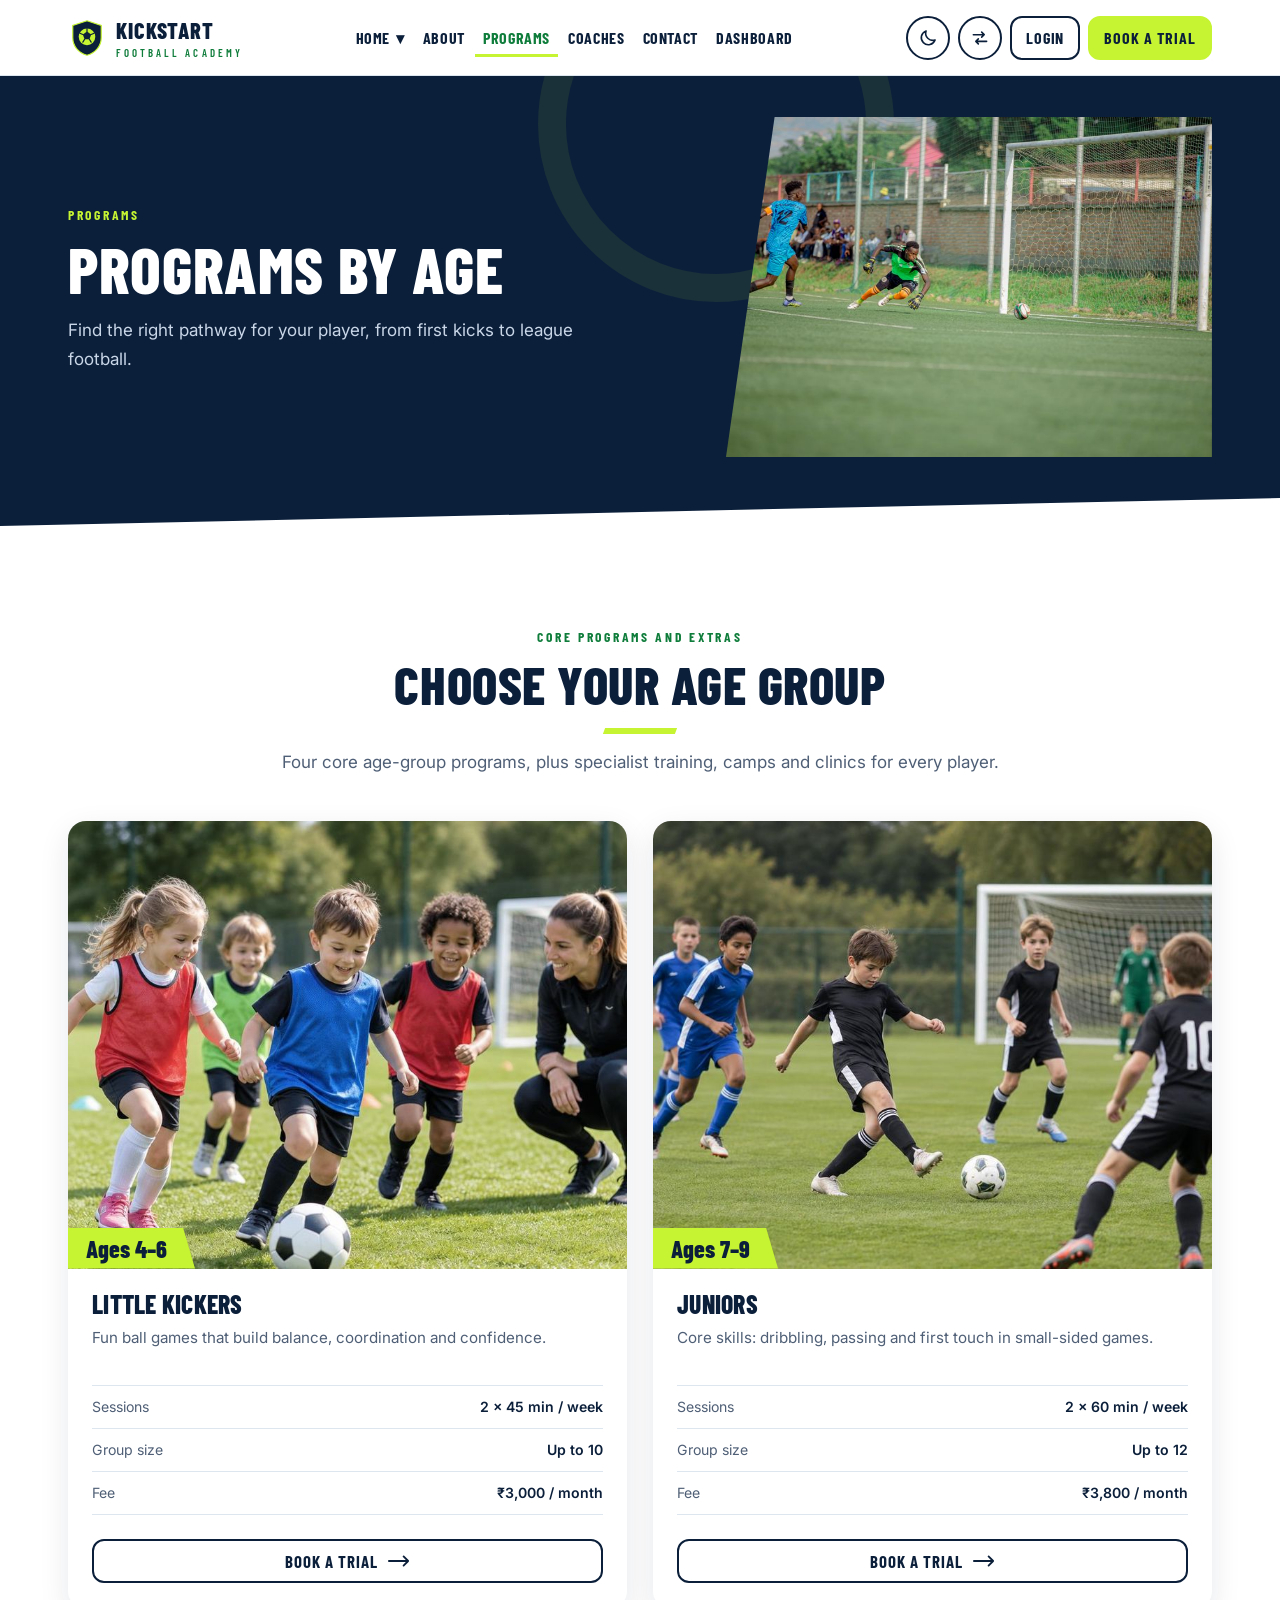
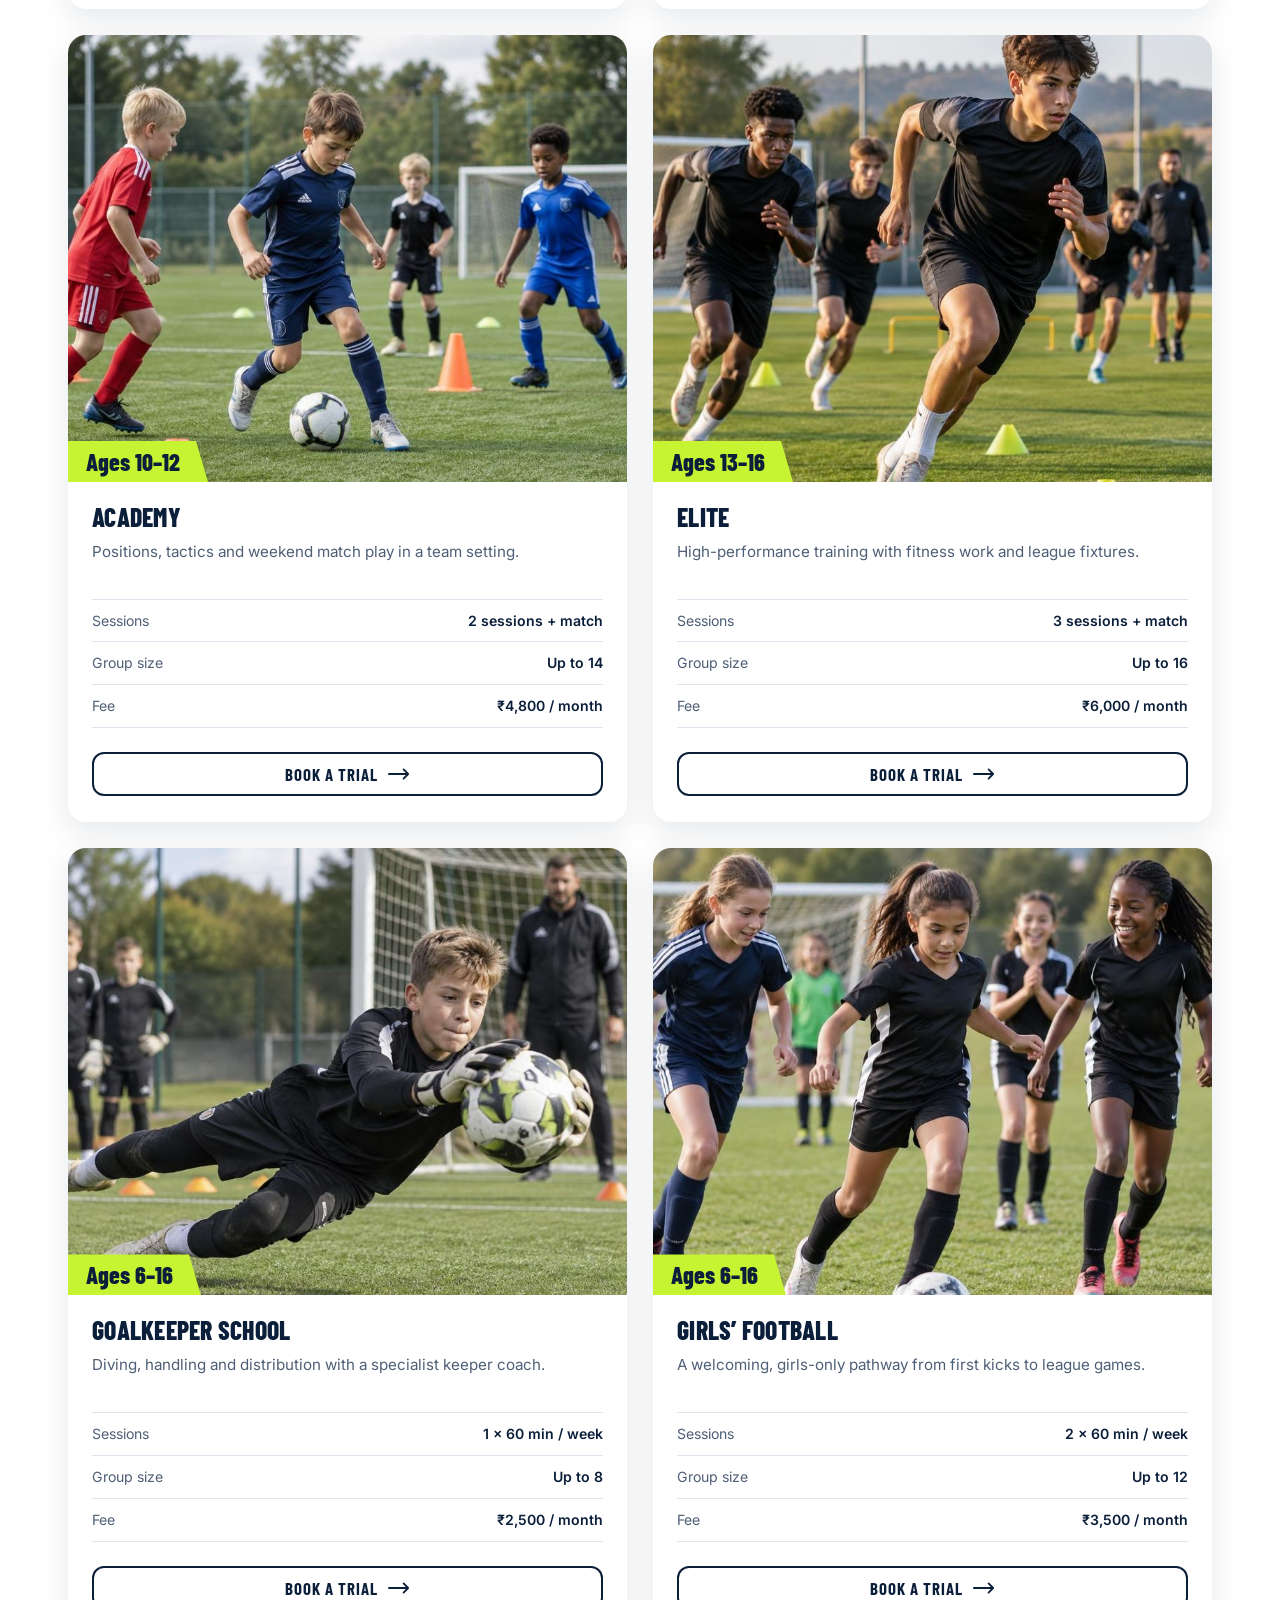
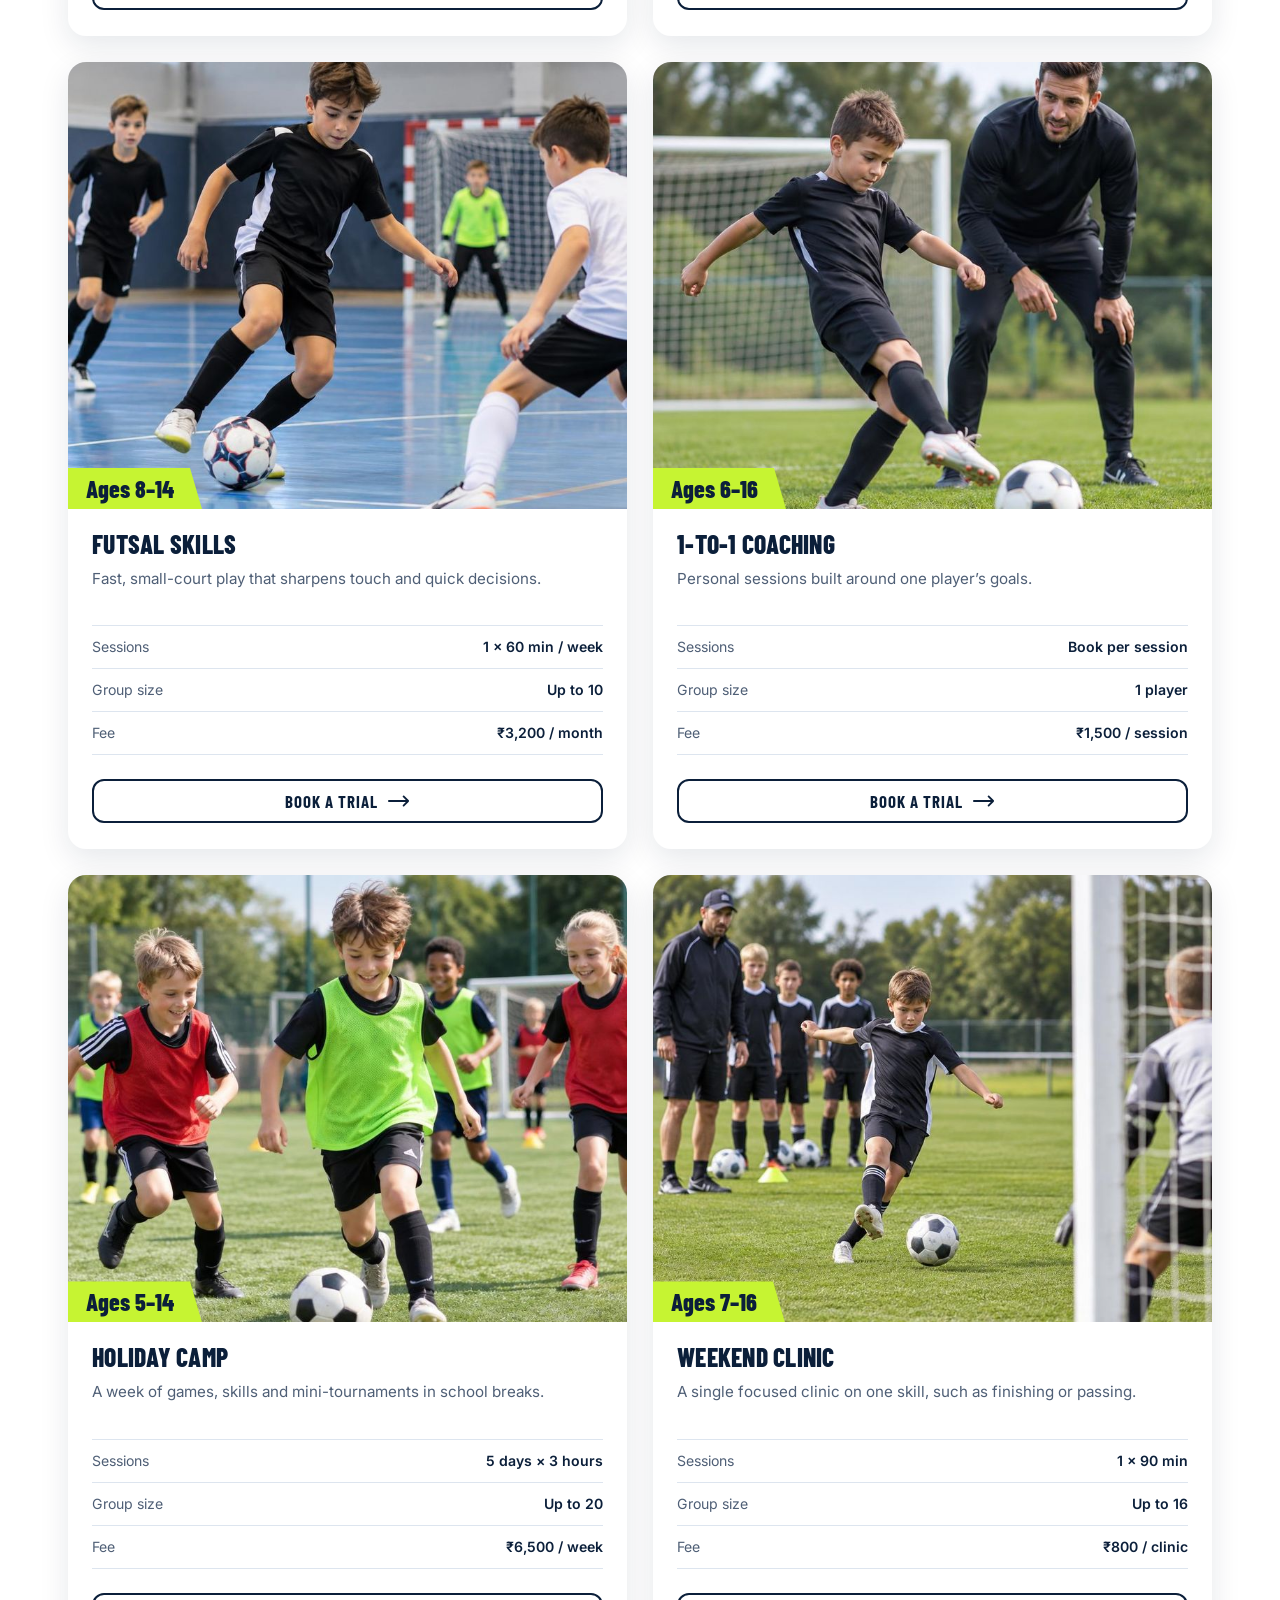
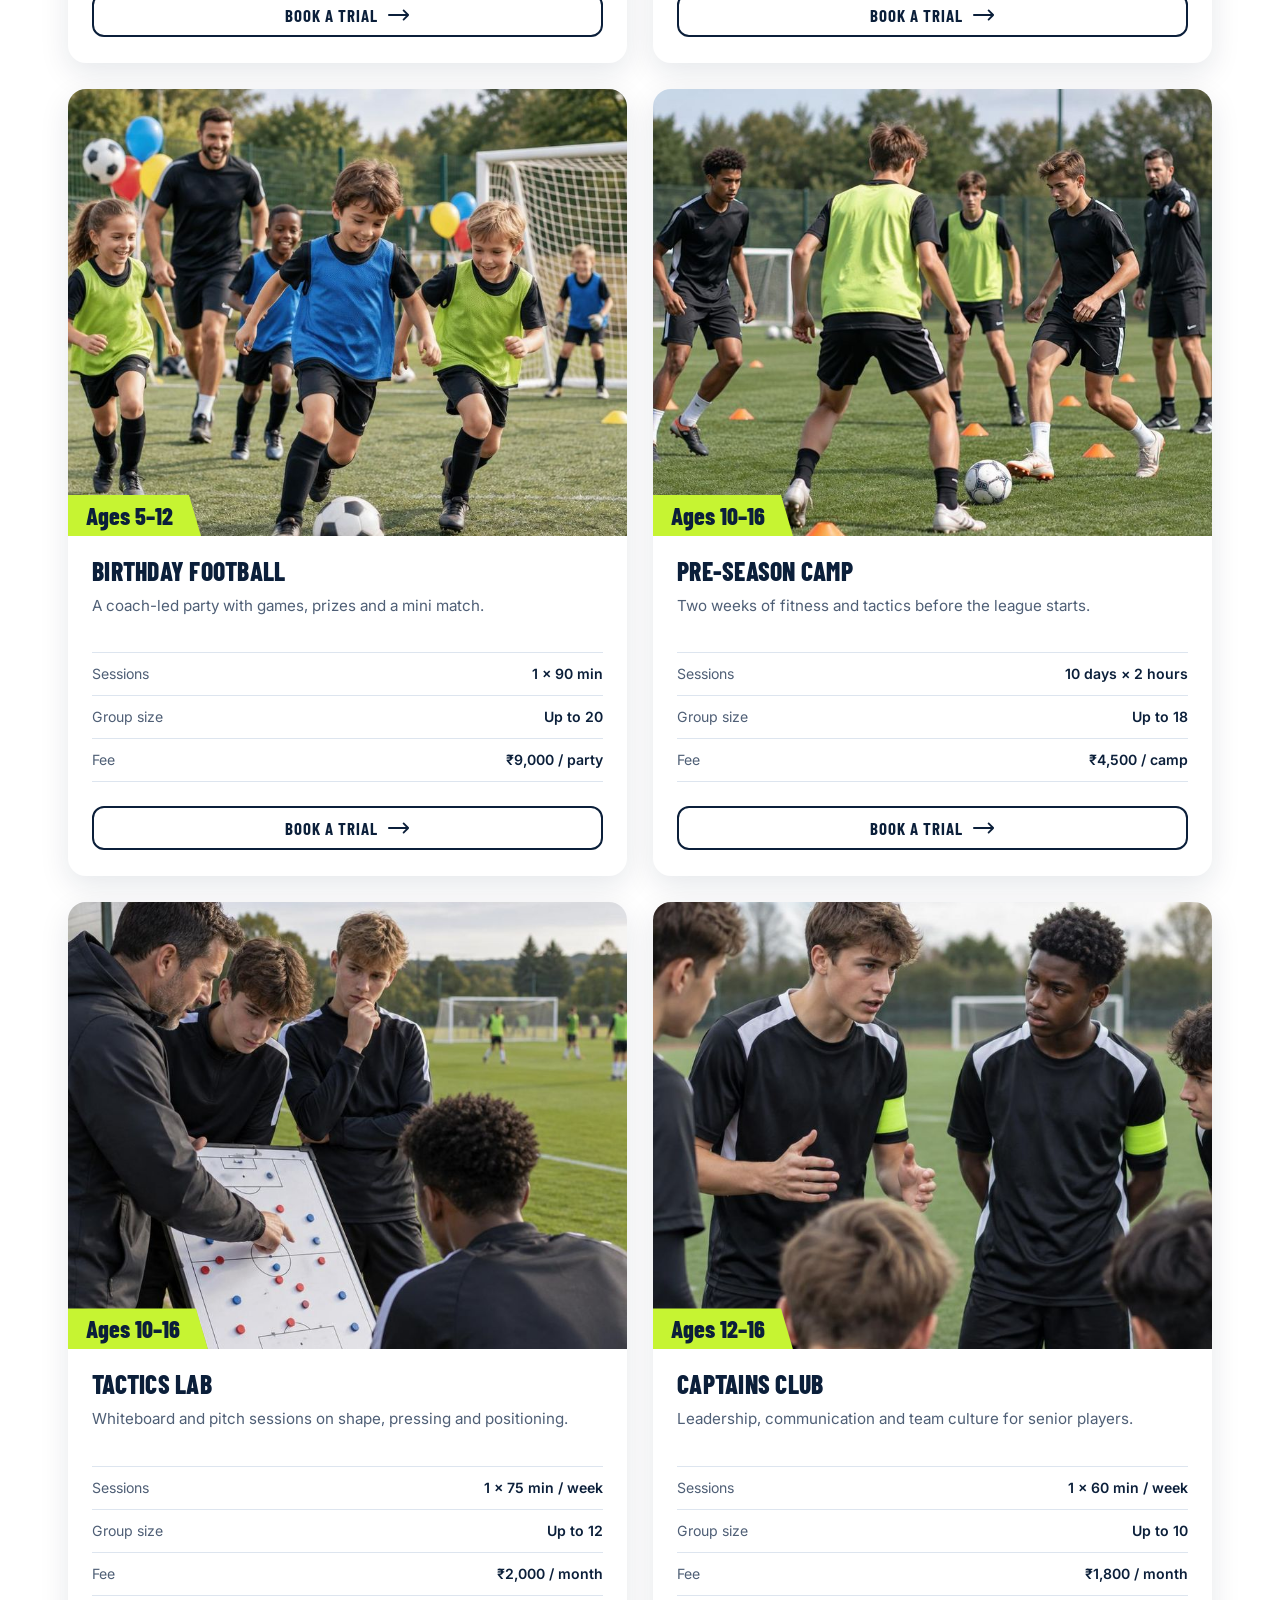
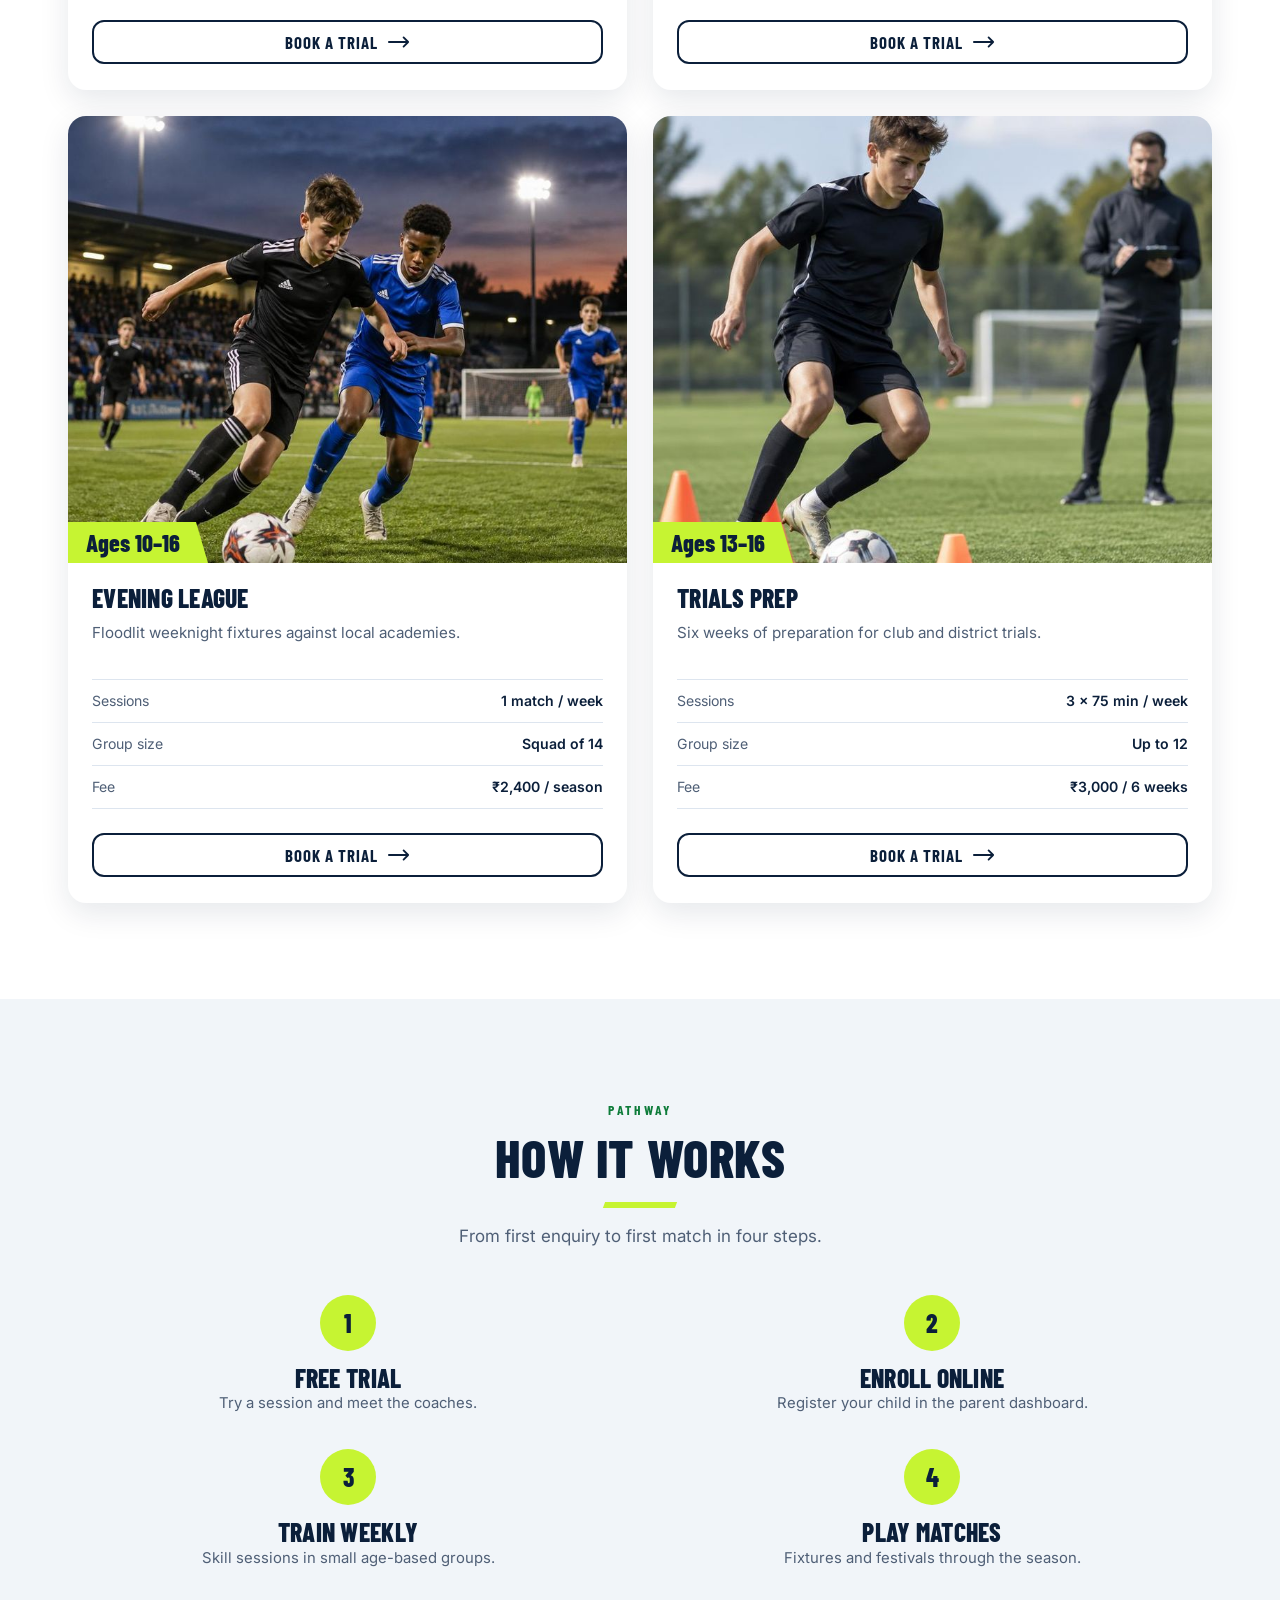
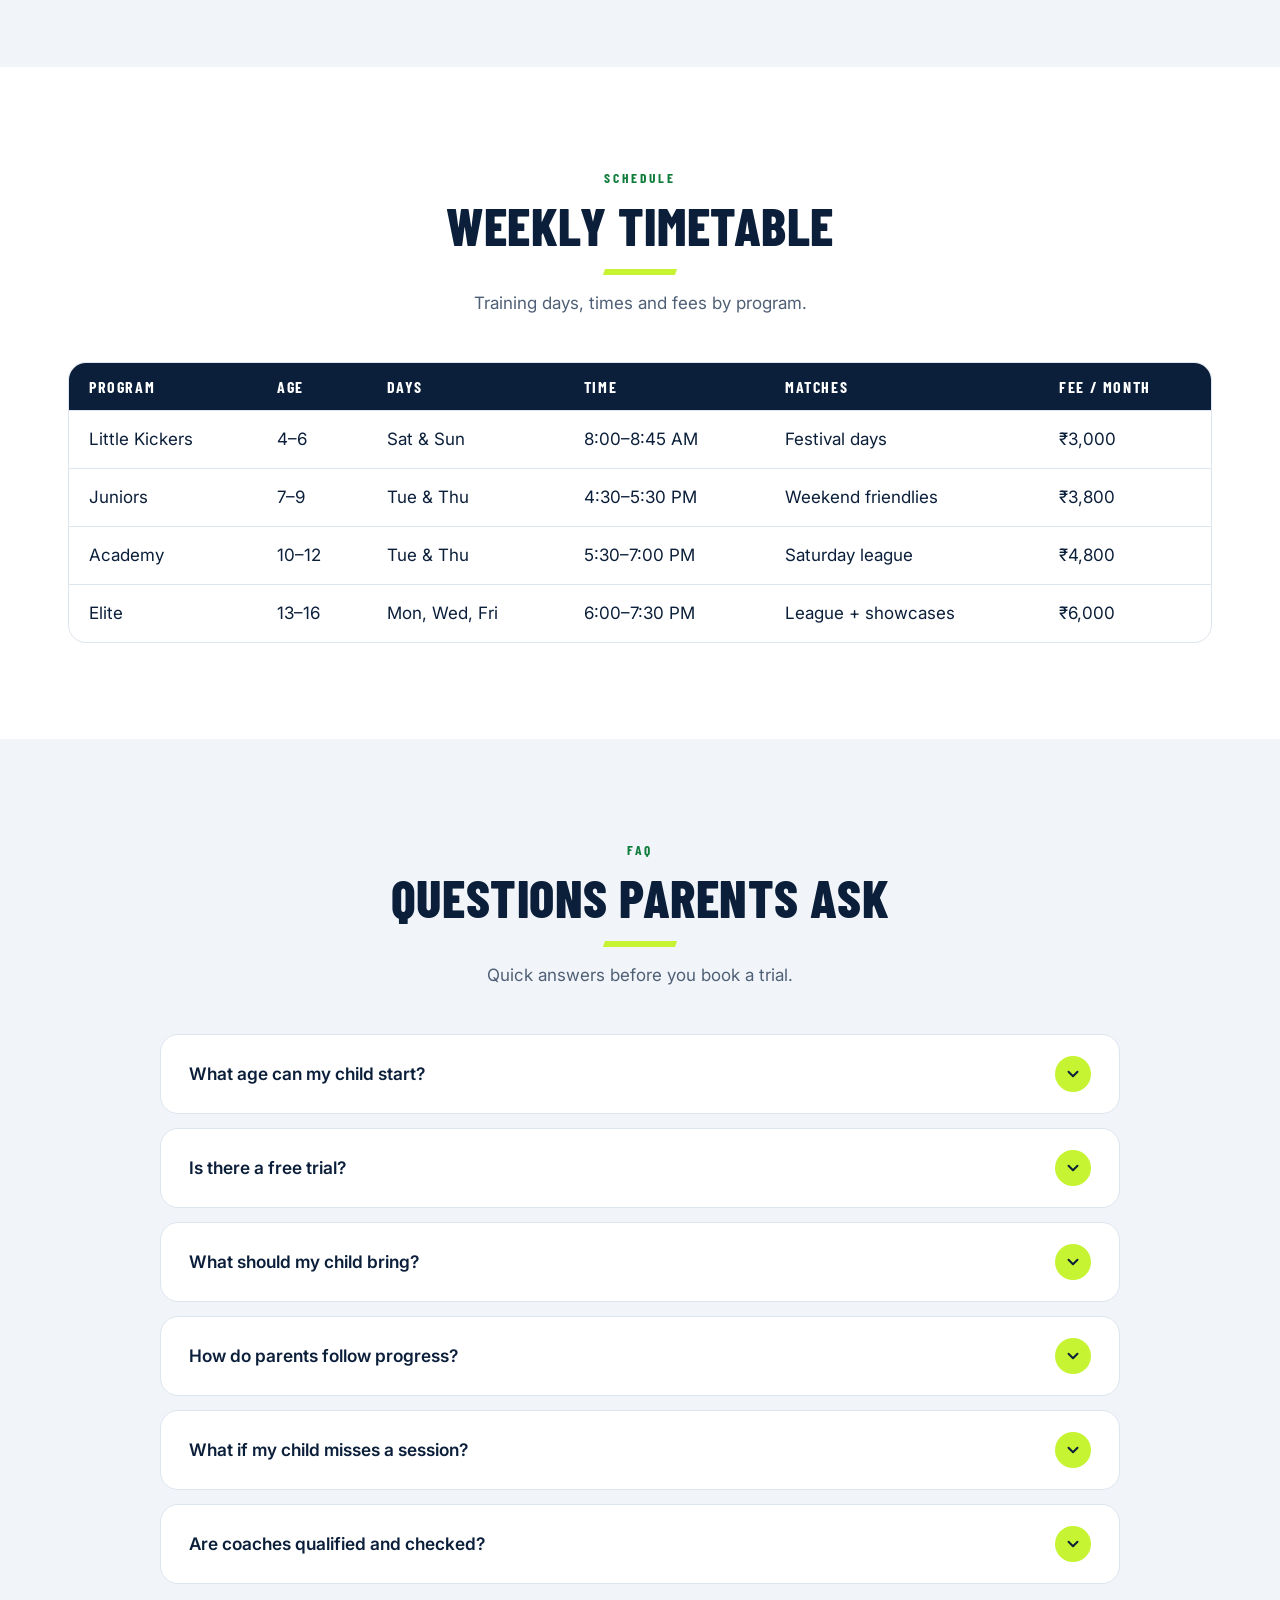
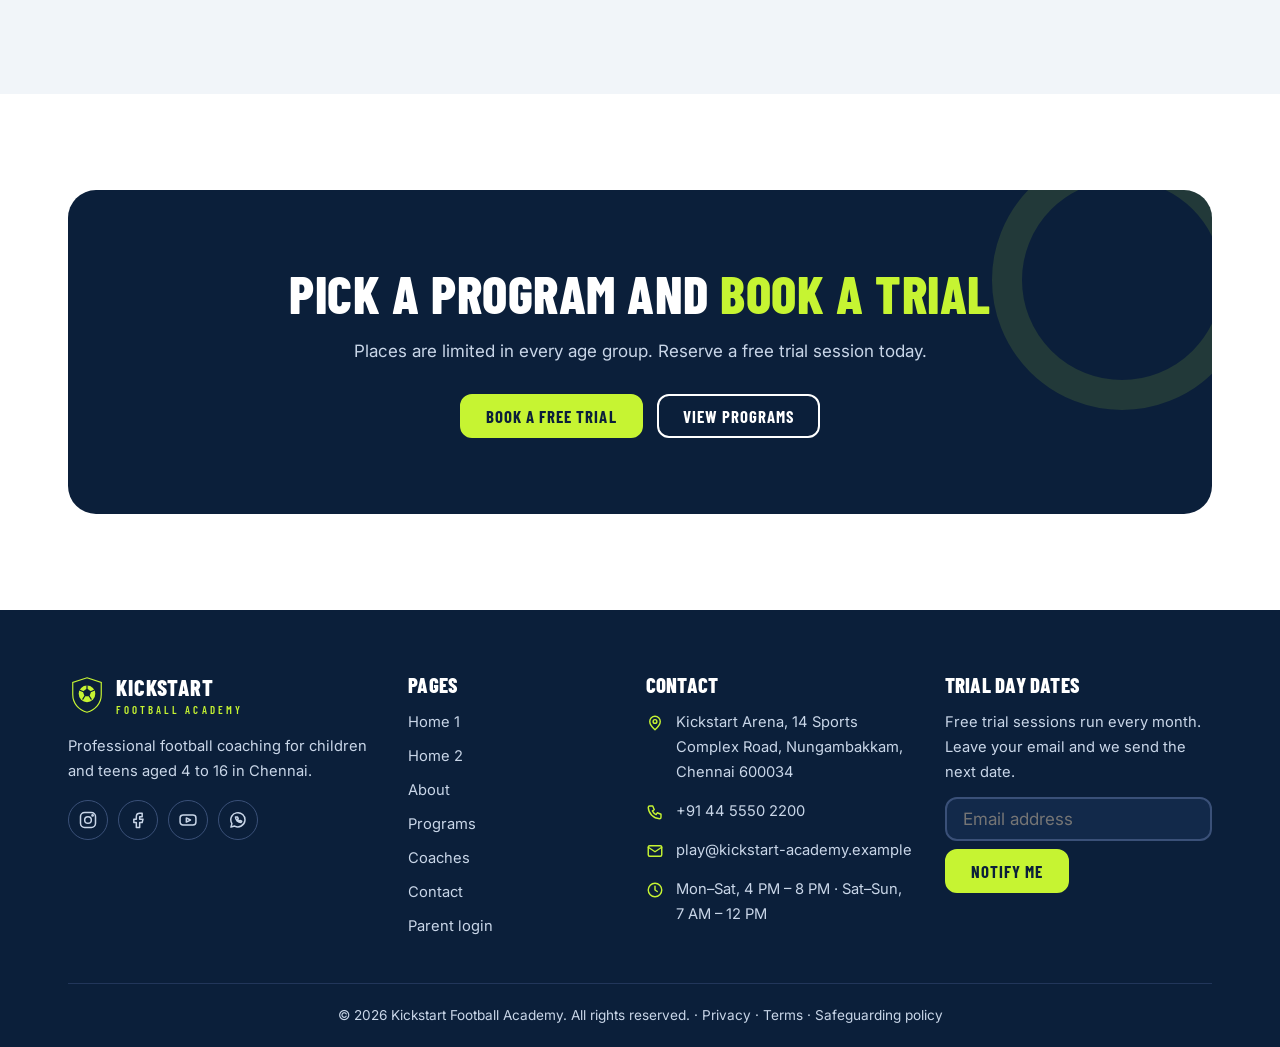
<file: programs.html>
<!DOCTYPE html>
<html lang="en" dir="ltr">
<head>
  <meta charset="utf-8">
  <meta name="viewport" content="width=device-width, initial-scale=1">
  <title>Programs — Kickstart Football Academy</title>
  <meta name="description" content="Football programs by age for ages 4 to 16.">
  <link rel="icon" type="image/svg+xml" href="assets/images/favicon.svg">
  <link rel="preconnect" href="https://fonts.googleapis.com">
  <link rel="preconnect" href="https://fonts.gstatic.com" crossorigin>
  <link href="https://fonts.googleapis.com/css2?family=Barlow+Condensed:wght@600;700;800&family=Inter:wght@400;500;600&display=swap" rel="stylesheet">
  <link rel="stylesheet" href="assets/css/style.css">
  <script>
    try {
      var d = document.documentElement;
      d.dataset.theme = localStorage.getItem('theme') || 'light';
      d.dir = localStorage.getItem('dir') || 'ltr';
    } catch(e) {}
  </script>
  <script defer src="assets/js/main.js"></script>
</head>
<body data-page="programs" data-layout="site">
  <div id="loader" role="status" aria-live="polite">
    <div class="ld">
      <svg viewBox="0 0 64 64" aria-hidden="true">
        <path d="M32 3 56 11v20c0 15-10 26-24 30C18 57 8 46 8 31V11z" fill="#0B1F3A" stroke="#C6F432" stroke-width="2"/>
        <circle cx="32" cy="30" r="14" fill="#C6F432"/>
        <path d="m32 21 7 5-3 8h-8l-3-8z" fill="#0B1F3A"/>
        <path d="M32 16v5M39 26l5-2M36 34l3 5M28 34l-3 5M25 26l-5-2" stroke="#0B1F3A" stroke-width="2" stroke-linecap="round"/>
      </svg>
      <b>KICKSTART</b>
      <div class="ld-bar"><i></i></div>
      <span class="sr">Loading…</span>
    </div>
  </div>
  <noscript><style>#loader{display:none}</style></noscript>

  <div id="site-nav"></div>

  <main>
    <section class="phero">
      <div class="wrap">
        <div>
          <span class="eyebrow">Programs</span>
          <h1>Programs by age</h1>
          <p class="sub">Find the right pathway for your player, from first kicks to league football.</p>
        </div>
        <img src="assets/images/remote/pexels-31105986.jpeg" alt="Goalkeeper diving to save a shot against a forward's strike" class="pimg" style="object-position:center" loading="eager" decoding="async">
      </div>
    </section>

    <section class="sec">
      <div class="wrap">
        <div class="head">
          <span class="eyebrow">Core programs and extras</span>
          <h2>Choose your age group</h2>
          <p>Four core age-group programs, plus specialist training, camps and clinics for every player.</p>
        </div>
        <div class="grid g4">
          <article class="pc">
            <div class="ph">
              <img src="assets/images/programs/01.jpg" alt="Little Kickers children playing a ball game with their coach" width="800" height="800" style="object-position:center 30%" loading="lazy" decoding="async">
              <span class="age">Ages 4–6</span>
            </div>
            <div class="lb">
              <h3>Little Kickers</h3>
              <p>Fun ball games that build balance, coordination and confidence.</p>
              <div class="facts">
                <div><span>Sessions</span><b>2 × 45 min / week</b></div>
                <div><span>Group size</span><b>Up to 10</b></div>
                <div><span>Fee</span><b>₹3,000 / month</b></div>
              </div>
              <a class="btn btn" href="contact.html#trial">Book a trial <svg class="arr" viewBox="0 0 24 12" aria-hidden="true"><path d="M1 6h21M17 1l5 5-5 5"/></svg></a>
            </div>
          </article>

          <article class="pc">
            <div class="ph">
              <img src="assets/images/programs/02.jpg" alt="Juniors playing a small-sided game" width="800" height="800" style="object-position:center 30%" loading="lazy" decoding="async">
              <span class="age">Ages 7–9</span>
            </div>
            <div class="lb">
              <h3>Juniors</h3>
              <p>Core skills: dribbling, passing and first touch in small-sided games.</p>
              <div class="facts">
                <div><span>Sessions</span><b>2 × 60 min / week</b></div>
                <div><span>Group size</span><b>Up to 12</b></div>
                <div><span>Fee</span><b>₹3,800 / month</b></div>
              </div>
              <a class="btn btn" href="contact.html#trial">Book a trial <svg class="arr" viewBox="0 0 24 12" aria-hidden="true"><path d="M1 6h21M17 1l5 5-5 5"/></svg></a>
            </div>
          </article>

          <article class="pc">
            <div class="ph">
              <img src="assets/images/programs/03.jpg" alt="Academy player dribbling between cones" width="800" height="800" style="object-position:center 30%" loading="lazy" decoding="async">
              <span class="age">Ages 10–12</span>
            </div>
            <div class="lb">
              <h3>Academy</h3>
              <p>Positions, tactics and weekend match play in a team setting.</p>
              <div class="facts">
                <div><span>Sessions</span><b>2 sessions + match</b></div>
                <div><span>Group size</span><b>Up to 14</b></div>
                <div><span>Fee</span><b>₹4,800 / month</b></div>
              </div>
              <a class="btn btn" href="contact.html#trial">Book a trial <svg class="arr" viewBox="0 0 24 12" aria-hidden="true"><path d="M1 6h21M17 1l5 5-5 5"/></svg></a>
            </div>
          </article>

          <article class="pc">
            <div class="ph">
              <img src="assets/images/programs/04.jpg" alt="Elite squad sprinting through a training drill" width="800" height="800" style="object-position:center 30%" loading="lazy" decoding="async">
              <span class="age">Ages 13–16</span>
            </div>
            <div class="lb">
              <h3>Elite</h3>
              <p>High-performance training with fitness work and league fixtures.</p>
              <div class="facts">
                <div><span>Sessions</span><b>3 sessions + match</b></div>
                <div><span>Group size</span><b>Up to 16</b></div>
                <div><span>Fee</span><b>₹6,000 / month</b></div>
              </div>
              <a class="btn btn" href="contact.html#trial">Book a trial <svg class="arr" viewBox="0 0 24 12" aria-hidden="true"><path d="M1 6h21M17 1l5 5-5 5"/></svg></a>
            </div>
          </article>

          <article class="pc">
            <div class="ph">
              <img src="assets/images/programs/05.jpg" alt="Young goalkeeper diving to save a ball" width="800" height="800" style="object-position:center 30%" loading="lazy" decoding="async">
              <span class="age">Ages 6–16</span>
            </div>
            <div class="lb">
              <h3>Goalkeeper School</h3>
              <p>Diving, handling and distribution with a specialist keeper coach.</p>
              <div class="facts">
                <div><span>Sessions</span><b>1 × 60 min / week</b></div>
                <div><span>Group size</span><b>Up to 8</b></div>
                <div><span>Fee</span><b>₹2,500 / month</b></div>
              </div>
              <a class="btn btn" href="contact.html#trial">Book a trial <svg class="arr" viewBox="0 0 24 12" aria-hidden="true"><path d="M1 6h21M17 1l5 5-5 5"/></svg></a>
            </div>
          </article>

          <article class="pc">
            <div class="ph">
              <img src="assets/images/programs/06.jpg" alt="Girls’ football players running with the ball" width="800" height="800" style="object-position:center 30%" loading="lazy" decoding="async">
              <span class="age">Ages 6–16</span>
            </div>
            <div class="lb">
              <h3>Girls’ Football</h3>
              <p>A welcoming, girls-only pathway from first kicks to league games.</p>
              <div class="facts">
                <div><span>Sessions</span><b>2 × 60 min / week</b></div>
                <div><span>Group size</span><b>Up to 12</b></div>
                <div><span>Fee</span><b>₹3,500 / month</b></div>
              </div>
              <a class="btn btn" href="contact.html#trial">Book a trial <svg class="arr" viewBox="0 0 24 12" aria-hidden="true"><path d="M1 6h21M17 1l5 5-5 5"/></svg></a>
            </div>
          </article>

          <article class="pc">
            <div class="ph">
              <img src="assets/images/programs/07.jpg" alt="Boys playing futsal on an indoor court" width="800" height="800" style="object-position:center 30%" loading="lazy" decoding="async">
              <span class="age">Ages 8–14</span>
            </div>
            <div class="lb">
              <h3>Futsal Skills</h3>
              <p>Fast, small-court play that sharpens touch and quick decisions.</p>
              <div class="facts">
                <div><span>Sessions</span><b>1 × 60 min / week</b></div>
                <div><span>Group size</span><b>Up to 10</b></div>
                <div><span>Fee</span><b>₹3,200 / month</b></div>
              </div>
              <a class="btn btn" href="contact.html#trial">Book a trial <svg class="arr" viewBox="0 0 24 12" aria-hidden="true"><path d="M1 6h21M17 1l5 5-5 5"/></svg></a>
            </div>
          </article>

          <article class="pc">
            <div class="ph">
              <img src="assets/images/programs/08.jpg" alt="Player taking a shot while a coach gives personal feedback" width="800" height="800" style="object-position:center 30%" loading="lazy" decoding="async">
              <span class="age">Ages 6–16</span>
            </div>
            <div class="lb">
              <h3>1-to-1 Coaching</h3>
              <p>Personal sessions built around one player’s goals.</p>
              <div class="facts">
                <div><span>Sessions</span><b>Book per session</b></div>
                <div><span>Group size</span><b>1 player</b></div>
                <div><span>Fee</span><b>₹1,500 / session</b></div>
              </div>
              <a class="btn btn" href="contact.html#trial">Book a trial <svg class="arr" viewBox="0 0 24 12" aria-hidden="true"><path d="M1 6h21M17 1l5 5-5 5"/></svg></a>
            </div>
          </article>

          <article class="pc">
            <div class="ph">
              <img src="assets/images/programs/09.jpg" alt="Holiday camp children playing in coloured bibs" width="800" height="800" style="object-position:center 30%" loading="lazy" decoding="async">
              <span class="age">Ages 5–14</span>
            </div>
            <div class="lb">
              <h3>Holiday Camp</h3>
              <p>A week of games, skills and mini-tournaments in school breaks.</p>
              <div class="facts">
                <div><span>Sessions</span><b>5 days × 3 hours</b></div>
                <div><span>Group size</span><b>Up to 20</b></div>
                <div><span>Fee</span><b>₹6,500 / week</b></div>
              </div>
              <a class="btn btn" href="contact.html#trial">Book a trial <svg class="arr" viewBox="0 0 24 12" aria-hidden="true"><path d="M1 6h21M17 1l5 5-5 5"/></svg></a>
            </div>
          </article>

          <article class="pc">
            <div class="ph">
              <img src="assets/images/programs/10.jpg" alt="Boy striking at goal in a weekend clinic while a coach watches" width="800" height="800" style="object-position:center 30%" loading="lazy" decoding="async">
              <span class="age">Ages 7–16</span>
            </div>
            <div class="lb">
              <h3>Weekend Clinic</h3>
              <p>A single focused clinic on one skill, such as finishing or passing.</p>
              <div class="facts">
                <div><span>Sessions</span><b>1 × 90 min</b></div>
                <div><span>Group size</span><b>Up to 16</b></div>
                <div><span>Fee</span><b>₹800 / clinic</b></div>
              </div>
              <a class="btn btn" href="contact.html#trial">Book a trial <svg class="arr" viewBox="0 0 24 12" aria-hidden="true"><path d="M1 6h21M17 1l5 5-5 5"/></svg></a>
            </div>
          </article>

          <article class="pc">
            <div class="ph">
              <img src="assets/images/programs/11.jpg" alt="Children playing at a birthday football party with balloons" width="800" height="800" style="object-position:center 30%" loading="lazy" decoding="async">
              <span class="age">Ages 5–12</span>
            </div>
            <div class="lb">
              <h3>Birthday Football</h3>
              <p>A coach-led party with games, prizes and a mini match.</p>
              <div class="facts">
                <div><span>Sessions</span><b>1 × 90 min</b></div>
                <div><span>Group size</span><b>Up to 20</b></div>
                <div><span>Fee</span><b>₹9,000 / party</b></div>
              </div>
              <a class="btn btn" href="contact.html#trial">Book a trial <svg class="arr" viewBox="0 0 24 12" aria-hidden="true"><path d="M1 6h21M17 1l5 5-5 5"/></svg></a>
            </div>
          </article>

          <article class="pc">
            <div class="ph">
              <img src="assets/images/programs/12.jpg" alt="Teen players working through a pre-season drill" width="800" height="800" style="object-position:center 30%" loading="lazy" decoding="async">
              <span class="age">Ages 10–16</span>
            </div>
            <div class="lb">
              <h3>Pre-Season Camp</h3>
              <p>Two weeks of fitness and tactics before the league starts.</p>
              <div class="facts">
                <div><span>Sessions</span><b>10 days × 2 hours</b></div>
                <div><span>Group size</span><b>Up to 18</b></div>
                <div><span>Fee</span><b>₹4,500 / camp</b></div>
              </div>
              <a class="btn btn" href="contact.html#trial">Book a trial <svg class="arr" viewBox="0 0 24 12" aria-hidden="true"><path d="M1 6h21M17 1l5 5-5 5"/></svg></a>
            </div>
          </article>

          <article class="pc">
            <div class="ph">
              <img src="assets/images/programs/13.jpg" alt="Coach explaining shape and positioning on a tactics whiteboard" width="800" height="800" style="object-position:center 30%" loading="lazy" decoding="async">
              <span class="age">Ages 10–16</span>
            </div>
            <div class="lb">
              <h3>Tactics Lab</h3>
              <p>Whiteboard and pitch sessions on shape, pressing and positioning.</p>
              <div class="facts">
                <div><span>Sessions</span><b>1 × 75 min / week</b></div>
                <div><span>Group size</span><b>Up to 12</b></div>
                <div><span>Fee</span><b>₹2,000 / month</b></div>
              </div>
              <a class="btn btn" href="contact.html#trial">Book a trial <svg class="arr" viewBox="0 0 24 12" aria-hidden="true"><path d="M1 6h21M17 1l5 5-5 5"/></svg></a>
            </div>
          </article>

          <article class="pc">
            <div class="ph">
              <img src="assets/images/programs/14.jpg" alt="Captains Club players talking together in a huddle" width="800" height="800" style="object-position:center 30%" loading="lazy" decoding="async">
              <span class="age">Ages 12–16</span>
            </div>
            <div class="lb">
              <h3>Captains Club</h3>
              <p>Leadership, communication and team culture for senior players.</p>
              <div class="facts">
                <div><span>Sessions</span><b>1 × 60 min / week</b></div>
                <div><span>Group size</span><b>Up to 10</b></div>
                <div><span>Fee</span><b>₹1,800 / month</b></div>
              </div>
              <a class="btn btn" href="contact.html#trial">Book a trial <svg class="arr" viewBox="0 0 24 12" aria-hidden="true"><path d="M1 6h21M17 1l5 5-5 5"/></svg></a>
            </div>
          </article>

          <article class="pc">
            <div class="ph">
              <img src="assets/images/programs/15.jpg" alt="Floodlit evening league match against a local academy" width="800" height="800" style="object-position:center 30%" loading="lazy" decoding="async">
              <span class="age">Ages 10–16</span>
            </div>
            <div class="lb">
              <h3>Evening League</h3>
              <p>Floodlit weeknight fixtures against local academies.</p>
              <div class="facts">
                <div><span>Sessions</span><b>1 match / week</b></div>
                <div><span>Group size</span><b>Squad of 14</b></div>
                <div><span>Fee</span><b>₹2,400 / season</b></div>
              </div>
              <a class="btn btn" href="contact.html#trial">Book a trial <svg class="arr" viewBox="0 0 24 12" aria-hidden="true"><path d="M1 6h21M17 1l5 5-5 5"/></svg></a>
            </div>
          </article>

          <article class="pc">
            <div class="ph">
              <img src="assets/images/programs/16.jpg" alt="Trials prep player dribbling past cones while a coach takes notes" width="800" height="800" style="object-position:center 30%" loading="lazy" decoding="async">
              <span class="age">Ages 13–16</span>
            </div>
            <div class="lb">
              <h3>Trials Prep</h3>
              <p>Six weeks of preparation for club and district trials.</p>
              <div class="facts">
                <div><span>Sessions</span><b>3 × 75 min / week</b></div>
                <div><span>Group size</span><b>Up to 12</b></div>
                <div><span>Fee</span><b>₹3,000 / 6 weeks</b></div>
              </div>
              <a class="btn btn" href="contact.html#trial">Book a trial <svg class="arr" viewBox="0 0 24 12" aria-hidden="true"><path d="M1 6h21M17 1l5 5-5 5"/></svg></a>
            </div>
          </article>
        </div>
      </div>
    </section>

    <section class="sec alt">
      <div class="wrap">
        <div class="head">
          <span class="eyebrow">Pathway</span>
          <h2>How it works</h2>
          <p>From first enquiry to first match in four steps.</p>
        </div>
        <div class="stepper">
          <div>
            <i>1</i>
            <h3>Free trial</h3>
            <p>Try a session and meet the coaches.</p>
          </div>
          <div>
            <i>2</i>
            <h3>Enroll online</h3>
            <p>Register your child in the parent dashboard.</p>
          </div>
          <div>
            <i>3</i>
            <h3>Train weekly</h3>
            <p>Skill sessions in small age-based groups.</p>
          </div>
          <div>
            <i>4</i>
            <h3>Play matches</h3>
            <p>Fixtures and festivals through the season.</p>
          </div>
        </div>
      </div>
    </section>

    <section class="sec">
      <div class="wrap">
        <div class="head">
          <span class="eyebrow">Schedule</span>
          <h2>Weekly timetable</h2>
          <p>Training days, times and fees by program.</p>
        </div>
        <div class="tbl">
          <table>
            <thead>
              <tr>
                <th>Program</th>
                <th>Age</th>
                <th>Days</th>
                <th>Time</th>
                <th>Matches</th>
                <th>Fee / month</th>
              </tr>
            </thead>
            <tbody>
              <tr>
                <td data-label="Program">Little Kickers</td>
                <td data-label="Age">4–6</td>
                <td data-label="Days">Sat & Sun</td>
                <td data-label="Time">8:00–8:45 AM</td>
                <td data-label="Matches">Festival days</td>
                <td data-label="Fee / month">₹3,000</td>
              </tr>
              <tr>
                <td data-label="Program">Juniors</td>
                <td data-label="Age">7–9</td>
                <td data-label="Days">Tue & Thu</td>
                <td data-label="Time">4:30–5:30 PM</td>
                <td data-label="Matches">Weekend friendlies</td>
                <td data-label="Fee / month">₹3,800</td>
              </tr>
              <tr>
                <td data-label="Program">Academy</td>
                <td data-label="Age">10–12</td>
                <td data-label="Days">Tue & Thu</td>
                <td data-label="Time">5:30–7:00 PM</td>
                <td data-label="Matches">Saturday league</td>
                <td data-label="Fee / month">₹4,800</td>
              </tr>
              <tr>
                <td data-label="Program">Elite</td>
                <td data-label="Age">13–16</td>
                <td data-label="Days">Mon, Wed, Fri</td>
                <td data-label="Time">6:00–7:30 PM</td>
                <td data-label="Matches">League + showcases</td>
                <td data-label="Fee / month">₹6,000</td>
              </tr>
            </tbody>
          </table>
        </div>
      </div>
    </section>

    <section class="sec alt">
      <div class="wrap">
        <div class="head">
          <span class="eyebrow">FAQ</span>
          <h2>Questions parents ask</h2>
          <p>Quick answers before you book a trial.</p>
        </div>
        <div class="faqw">
          <details>
            <summary>What age can my child start?</summary>
            <p>From age 4. Our Little Kickers program is built for first-time players, and every program is grouped by age.</p>
          </details>
          <details>
            <summary>Is there a free trial?</summary>
            <p>Yes. Every child can join one free trial session. Book it from the Contact page and we will confirm the date.</p>
          </details>
          <details>
            <summary>What should my child bring?</summary>
            <p>Football boots or trainers, shin pads, a water bottle and weather-appropriate kit. Training bibs and balls are provided.</p>
          </details>
          <details>
            <summary>How do parents follow progress?</summary>
            <p>Through the parent dashboard: enroll children, check attendance and view match schedules in one place.</p>
          </details>
          <details>
            <summary>What if my child misses a session?</summary>
            <p>Sessions can be made up in another batch of the same age group within the term. Tell us through the dashboard or by phone.</p>
          </details>
          <details>
            <summary>Are coaches qualified and checked?</summary>
            <p>All coaches hold recognised football coaching licences, first-aid certificates and completed background checks.</p>
          </details>
        </div>
      </div>
    </section>

    <section class="sec">
      <div class="wrap">
        <div class="cta">
          <h2>Pick a program and <em>book a trial</em></h2>
          <p>Places are limited in every age group. Reserve a free trial session today.</p>
          <div class="btns">
            <a class="btn btn-p" href="contact.html#trial">Book a Free Trial</a>
            <a class="btn btn-w" href="programs.html">View Programs</a>
          </div>
        </div>
      </div>
    </section>
  </main>

  <div id="site-footer"></div>
</body>
</html>
</file>
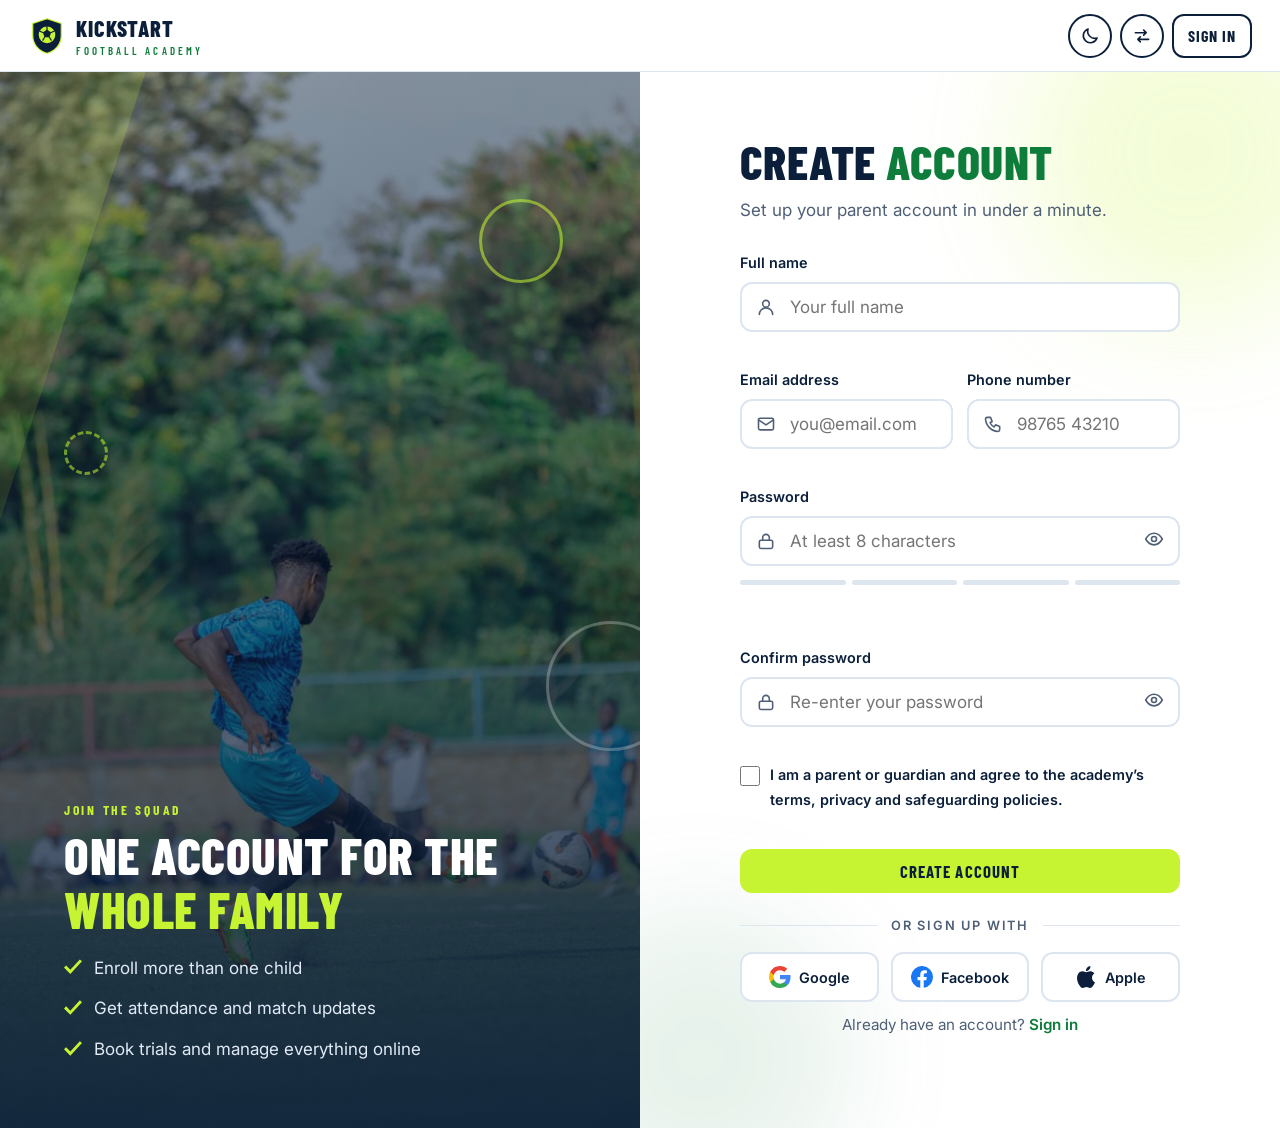
<file: signup.html>
<!DOCTYPE html>
<html lang="en" dir="ltr">
<head>
  <meta charset="utf-8">
  <meta name="viewport" content="width=device-width, initial-scale=1">
  <title>Create Account — Kickstart Football Academy</title>
  <meta name="description" content="Create a parent account for Kickstart Football Academy.">
  <link rel="icon" type="image/svg+xml" href="assets/images/favicon.svg">
  <link rel="preconnect" href="https://fonts.googleapis.com">
  <link rel="preconnect" href="https://fonts.gstatic.com" crossorigin>
  <link href="https://fonts.googleapis.com/css2?family=Barlow+Condensed:wght@600;700;800&family=Inter:wght@400;500;600&display=swap" rel="stylesheet">
  <link rel="stylesheet" href="assets/css/style.css">
  <script>
    try {
      var d = document.documentElement;
      d.dataset.theme = localStorage.getItem('theme') || 'light';
      d.dir = localStorage.getItem('dir') || 'ltr';
    } catch(e) {}
  </script>
  <script defer src="assets/js/main.js"></script>
  <script defer src="assets/js/app.js"></script>
</head>
<body data-page="signup" data-layout="login">
  <div id="loader" role="status" aria-live="polite">
    <div class="ld">
      <svg viewBox="0 0 64 64" aria-hidden="true">
        <path d="M32 3 56 11v20c0 15-10 26-24 30C18 57 8 46 8 31V11z" fill="#0B1F3A" stroke="#C6F432" stroke-width="2"/>
        <circle cx="32" cy="30" r="14" fill="#C6F432"/>
        <path d="m32 21 7 5-3 8h-8l-3-8z" fill="#0B1F3A"/>
        <path d="M32 16v5M39 26l5-2M36 34l3 5M28 34l-3 5M25 26l-5-2" stroke="#0B1F3A" stroke-width="2" stroke-linecap="round"/>
      </svg>
      <b>KICKSTART</b>
      <div class="ld-bar"><i></i></div>
      <span class="sr">Loading…</span>
    </div>
  </div>
  <noscript><style>#loader{display:none}</style></noscript>

  <div id="auth-nav"></div>

  <main class="auth">
    <section class="auth-img">
      <img src="assets/images/remote/pexels-31105970.jpeg" alt="Soccer player mid-kick on a sunny day" style="object-position:center" loading="eager" decoding="async">
      <i class="fl a"></i><i class="fl b"></i><i class="fl c"></i>
      <div>
        <span class="eyebrow" style="color:var(--lime)">Join the squad</span>
        <h2>One account for the <em>whole family</em></h2>
        <ul class="clist" style="color:#E1EAF6">
          <li>Enroll more than one child</li>
          <li>Get attendance and match updates</li>
          <li>Book trials and manage everything online</li>
        </ul>
      </div>
    </section>

    <section class="auth-form">
      <div class="auth-box stg" id="su-box">
        <h1>Create <em>account</em></h1>
        <p>Set up your parent account in under a minute.</p>
        <form id="signup" class="stg" novalidate>
          <div class="field">
            <label for="s-name">Full name</label>
            <div class="fi">
              <svg viewBox="0 0 24 24" aria-hidden="true"><circle cx="12" cy="8" r="4"/><path d="M4 21a8 8 0 0 1 16 0"/></svg>
              <input id="s-name" type="text" autocomplete="name" placeholder="Your full name">
            </div>
            <span class="err" id="s-name-e"></span>
          </div>
          <div class="row2">
            <div class="field">
              <label for="s-email">Email address</label>
              <div class="fi">
                <svg viewBox="0 0 24 24" aria-hidden="true"><rect x="3" y="5" width="18" height="14" rx="2"/><path d="M3 7l9 6 9-6"/></svg>
                <input id="s-email" type="email" autocomplete="email" placeholder="you@email.com">
              </div>
              <span class="err" id="s-email-e"></span>
            </div>
            <div class="field">
              <label for="s-phone">Phone number</label>
              <div class="fi">
                <svg viewBox="0 0 24 24" aria-hidden="true"><path d="M5 4h4l2 5-2.5 1.5a11 11 0 0 0 5 5L15 13l5 2v4a2 2 0 0 1-2 2A16 16 0 0 1 3 6a2 2 0 0 1 2-2z"/></svg>
                <input id="s-phone" type="tel" autocomplete="tel" placeholder="98765 43210">
              </div>
              <span class="err" id="s-phone-e"></span>
            </div>
          </div>
          <div class="field">
            <label for="s-pass">Password</label>
            <div class="fi pw">
              <svg viewBox="0 0 24 24" aria-hidden="true"><rect x="4" y="11" width="16" height="10" rx="2"/><path d="M8 11V8a4 4 0 0 1 8 0v3"/></svg>
              <input id="s-pass" type="password" autocomplete="new-password" placeholder="At least 8 characters">
              <button type="button" class="pw-toggle" aria-label="Show password"></button>
            </div>
            <div class="meter" id="meter" data-s="0" aria-hidden="true"><i></i><i></i><i></i><i></i></div><div class="mlabel" id="mlabel" aria-live="polite"></div><span class="err" id="s-pass-e"></span>
          </div>
          <div class="field">
            <label for="s-pass2">Confirm password</label>
            <div class="fi pw">
              <svg viewBox="0 0 24 24" aria-hidden="true"><rect x="4" y="11" width="16" height="10" rx="2"/><path d="M8 11V8a4 4 0 0 1 8 0v3"/></svg>
              <input id="s-pass2" type="password" autocomplete="new-password" placeholder="Re-enter your password">
              <button type="button" class="pw-toggle" aria-label="Show password"></button>
            </div>
            <span class="err" id="s-pass2-e"></span>
          </div>
          <div class="field">
            <label class="agree"><input type="checkbox" id="s-ok"><span>I am a parent or guardian and agree to the academy’s terms, privacy and safeguarding policies.</span></label>
            <span class="err" id="s-ok-e"></span>
          </div>
          <button class="btn btn-p btn-go" type="submit"><span class="sp" aria-hidden="true"></span><span class="lbl">Create account</span></button>
          <div class="msg" id="l-msg" role="status" style="margin-top:16px"></div>
        </form>
        <div class="or"><span>or sign up with</span></div>
        <div class="social-row">
          <button class="sbtn" type="button" data-social="Google" aria-label="Continue with Google"><svg viewBox="0 0 24 24" aria-hidden="true"><path fill="#4285F4" d="M23.5 12.27c0-.85-.08-1.67-.22-2.45H12v4.64h6.46a5.52 5.52 0 0 1-2.4 3.62v3h3.88c2.27-2.09 3.56-5.17 3.56-8.81z"/><path fill="#34A853" d="M12 24c3.24 0 5.96-1.07 7.94-2.91l-3.88-3c-1.07.72-2.45 1.15-4.06 1.15-3.12 0-5.77-2.11-6.71-4.94H1.28v3.1A12 12 0 0 0 12 24z"/><path fill="#FBBC05" d="M5.29 14.3A7.2 7.2 0 0 1 4.9 12c0-.8.14-1.57.39-2.3v-3.1H1.28A12 12 0 0 0 0 12c0 1.94.46 3.77 1.28 5.4l4.01-3.1z"/><path fill="#EA4335" d="M12 4.76c1.76 0 3.34.61 4.59 1.8l3.44-3.44C17.95 1.19 15.24 0 12 0A12 12 0 0 0 1.28 6.6l4.01 3.1C6.23 6.87 8.88 4.76 12 4.76z"/></svg><span>Google</span></button>
          <button class="sbtn" type="button" data-social="Facebook" aria-label="Continue with Facebook"><svg viewBox="0 0 24 24" aria-hidden="true"><path class="fb" d="M24 12a12 12 0 1 0-13.88 11.85v-8.38H7.08V12h3.04V9.36c0-3 1.79-4.67 4.53-4.67 1.31 0 2.68.23 2.68.23v2.95h-1.51c-1.49 0-1.95.93-1.95 1.88V12h3.33l-.53 3.47h-2.8v8.38A12 12 0 0 0 24 12z"/></svg><span>Facebook</span></button>
          <button class="sbtn" type="button" data-social="Apple" aria-label="Continue with Apple"><svg viewBox="0 0 24 24" aria-hidden="true"><path class="ap" d="M12.152 6.896c-.948 0-2.415-1.078-3.96-1.04-2.04.027-3.91 1.183-4.961 3.014-2.117 3.675-.546 9.103 1.519 12.09 1.013 1.454 2.208 3.09 3.792 3.039 1.52-.065 2.09-.987 3.935-.987 1.831 0 2.35.987 3.96.948 1.637-.026 2.676-1.48 3.676-2.948 1.156-1.688 1.636-3.325 1.662-3.415-.039-.013-3.182-1.221-3.22-4.857-.026-3.04 2.48-4.494 2.597-4.559-1.429-2.09-3.623-2.324-4.39-2.376-2-.156-3.675 1.09-4.61 1.09zM15.53 3.83c.843-1.012 1.4-2.427 1.245-3.83-1.207.052-2.662.805-3.532 1.818-.78.896-1.454 2.338-1.273 3.714 1.338.104 2.715-.688 3.559-1.701"/></svg><span>Apple</span></button>
        </div>
        <p class="auth-alt">Already have an account? <a href="login.html" data-go>Sign in</a></p>
        <div class="auth-ok" id="su-ok" role="status">
          <svg viewBox="0 0 96 96" aria-hidden="true"><circle cx="48" cy="48" r="44"/><path d="M29 49l14 14 25-29"/></svg>
          <h2>Welcome to the squad</h2>
          <p>Your account is ready. Taking you to your dashboard…</p>
          <div class="bar"><i></i></div>
        </div>
      </div>
    </section>
  </main>
</body>
</html>
</file>
<file: assets/css/style.css>
:root{--bg:#fff;--surface:#fff;--alt:#F1F5F9;--ink:#0B1F3A;--muted:#4F5F76;--line:#DDE5EF;--lime:#C6F432;--limeD:#9DCB0E;--gtx:#0E7C3A;--navy:#0B1F3A;--navy2:#12294A;--sh:0 10px 30px rgba(11,31,58,.10);--nav-h:76px;--hero-h:clamp(380px,50vh,470px);--ctl:44px;--r:18px}
[data-theme=dark]{--bg:#08111F;--surface:#10213A;--alt:#0C1A2E;--ink:#EEF3FA;--muted:#9FB0C8;--line:#22365A;--gtx:#8EE8B0;--sh:0 10px 30px rgba(0,0,0,.45)}
*{box-sizing:border-box;margin:0}html{scroll-behavior:smooth}
body{font:400 1.0625rem/1.7 "Inter",system-ui,-apple-system,"Segoe UI",sans-serif;background:var(--bg);color:var(--ink);overflow-wrap:anywhere}
img{max-width:100%;display:block}a{color:inherit;text-decoration:none}
h1,h2,h3,h4{font-family:"Barlow Condensed","Arial Narrow",sans-serif;font-weight:800;text-transform:uppercase;letter-spacing:.01em;line-height:1.05;color:var(--ink)}
h1{font-size:clamp(2.6rem,7vw,5rem)}h2{font-size:clamp(2.1rem,4.6vw,3.3rem)}h3{font-size:1.6rem}h4{font-size:1.2rem}
.wrap{width:100%;max-width:1200px;margin-inline:auto;padding-inline:clamp(14px,4vw,28px)}
.eyebrow{display:inline-block;color:var(--gtx);font:700 .85rem "Barlow Condensed",sans-serif;letter-spacing:.2em;text-transform:uppercase;margin-bottom:12px}
.dk{--ink:#fff;--muted:#B9C9DF;--line:rgba(255,255,255,.18);--surface:#12294A;--gtx:#C6F432;background:var(--navy);color:#fff}
.sec{padding-block:clamp(56px,8vw,96px);background:var(--bg)}.sec.alt{background:var(--alt)}.sec.dk{background:var(--navy);color:#fff}
.head{max-width:720px;margin:0 auto 44px;text-align:center}.head p{color:var(--muted);margin-top:14px}
.head h2::after{content:"";display:block;width:72px;height:6px;margin:16px auto 0;background:var(--lime);transform:skewX(-20deg)}
.head.l{margin-inline:0;text-align:start}.head.l h2::after{margin-inline:0}
.btn{display:inline-flex;align-items:center;justify-content:center;gap:10px;height:var(--ctl);padding:0 24px;border-radius:12px;font:700 1.05rem "Barlow Condensed",sans-serif;letter-spacing:.06em;text-transform:uppercase;border:2px solid var(--ink);background:transparent;color:var(--ink);cursor:pointer;white-space:nowrap;transition:transform .15s,background .15s}
.btn:hover{transform:translateY(-2px)}.btn-p{background:var(--lime);border-color:var(--lime);color:#0B1F3A}.btn-p:hover{background:#D5FF4A}
.btn-w{border-color:#fff;color:#fff}.btns{display:flex;flex-wrap:wrap;gap:14px}
.arr{width:22px;height:12px;fill:none;stroke:currentColor;stroke-width:2;stroke-linecap:round;stroke-linejoin:round;flex:none}[dir=rtl] .arr{transform:scaleX(-1)}
:focus-visible{outline:3px solid var(--lime);outline-offset:2px}.sec:not(.dk) :focus-visible{outline-color:var(--ink)}[data-theme=dark] .sec :focus-visible{outline-color:var(--lime)}
.sr{position:absolute;width:1px;height:1px;overflow:hidden;clip:rect(0 0 0 0);white-space:nowrap}
/* nav */
#site-nav{position:sticky;top:0;z-index:60}
.nav{position:relative;background:var(--bg);border-bottom:1px solid var(--line);height:var(--nav-h)}
.nav .wrap{max-width:1200px;display:flex;align-items:center;justify-content:space-between;height:100%;gap:16px}
.logo{display:flex;align-items:center;gap:10px;flex:none}.logo svg{width:42px;height:42px;flex:none}
.logo .lt{display:grid;line-height:1}.logo b{font:800 1.55rem "Barlow Condensed",sans-serif;letter-spacing:.04em;color:var(--ink)}.logo small{font:600 .68rem "Barlow Condensed",sans-serif;letter-spacing:.28em;text-transform:uppercase;color:var(--gtx);margin-top:3px}
.dk .logo b,.foot .logo b{color:#fff}.foot .logo small{color:var(--lime)}.foot .logo{margin-bottom:18px}
.panel{display:flex;align-items:center;gap:24px}
.links{display:flex;align-items:center;gap:2px;list-style:none;padding:0}.links>li{position:relative}
.links a,.dd-btn{display:inline-flex;align-items:center;gap:6px;padding:10px 13px;font:700 1.05rem "Barlow Condensed",sans-serif;letter-spacing:.07em;text-transform:uppercase;background:none;border:0;color:var(--ink);cursor:pointer;white-space:nowrap}
.links .on{color:var(--gtx);box-shadow:inset 0 -3px 0 var(--lime)}
.dd-menu{display:none;position:absolute;inset-inline-start:0;top:100%;min-width:200px;background:var(--surface);border:1px solid var(--line);border-radius:14px;box-shadow:var(--sh);padding:6px;list-style:none;z-index:5}
.dd.open .dd-menu{display:block}.dd-menu a{display:block;width:100%}.dd-menu small{display:block;font:500 .75rem Inter,sans-serif;text-transform:none;letter-spacing:0;color:var(--muted)}
.actions{display:flex;align-items:center;gap:10px}
.icon-btn{height:var(--ctl);width:var(--ctl);min-width:var(--ctl);border-radius:50%;border:2px solid var(--ink);background:transparent;color:var(--ink);cursor:pointer;display:inline-grid;place-items:center}
.icon-btn svg{width:20px;height:20px;fill:none;stroke:currentColor;stroke-width:1.9;stroke-linecap:round;stroke-linejoin:round}
@media(hover:hover){.icon-btn:hover{background:var(--lime);border-color:var(--lime);color:#0B1F3A}}
.burger{display:none}.burger svg.x{display:none}.burger[aria-expanded=true] svg.m{display:none}.burger[aria-expanded=true] svg.x{display:block}.burger[aria-expanded=true]{background:var(--lime);border-color:var(--lime);color:#0B1F3A}
@media(min-width:1181px){.panel{display:contents}}
@media(max-width:1180px){.burger{display:inline-grid}
 .panel{position:absolute;inset-inline:0;top:var(--nav-h);flex-direction:column;align-items:stretch;gap:16px;background:var(--bg);border-bottom:1px solid var(--line);padding:16px clamp(14px,4vw,28px) 22px;max-height:calc(100vh - var(--nav-h));overflow-y:auto;display:none}
 .panel.open{display:flex}.links{flex-direction:column;align-items:stretch}.links a,.dd-btn{width:100%;justify-content:space-between;padding:14px 12px}.links .on{box-shadow:none;background:var(--alt)}
 .dd-menu{position:static;box-shadow:none;border:0;padding-inline-start:14px}.actions{flex-wrap:wrap}.actions .btn{flex:1 1 140px}}
/* hero */
.hero{position:relative;display:flex;align-items:center;min-height:calc(100vh - var(--nav-h));min-height:calc(100svh - var(--nav-h));background:var(--navy);color:#fff;clip-path:polygon(0 0,100% 0,100% calc(100% - clamp(24px,4vw,60px)),0 100%);padding-block:clamp(32px,5vw,64px) calc(clamp(24px,4vw,60px) + 24px)}.hero>.wrap{position:relative;z-index:1}
.hero .wrap{display:grid;grid-template-columns:minmax(0,1.05fr) minmax(0,.95fr);gap:clamp(24px,5vw,64px);align-items:center}
.hero h1{color:#fff}.hero h1 em{font-style:normal;color:var(--lime)}.hero .lead{color:#C9D6E8;max-width:540px;margin:20px 0 28px;font-size:1.12rem}
.hero .eyebrow{color:var(--lime)}
.himg{position:relative}.himg img{width:100%;aspect-ratio:5/6;max-height:min(70vh,640px);object-fit:cover;clip-path:polygon(14% 0,100% 0,100% 100%,0 100%)}
[dir=rtl] .himg img{clip-path:polygon(0 0,86% 0,100% 100%,0 100%)}
.fcard{position:absolute;inset-inline-start:0;bottom:8%;background:var(--lime);color:#0B1F3A;border-radius:14px;padding:14px 20px;box-shadow:var(--sh)}.fcard small{display:block;font:600 .8rem Inter,sans-serif}.fcard b{font:800 1.6rem "Barlow Condensed",sans-serif;text-transform:uppercase}
.stats{display:flex;flex-wrap:wrap;gap:12px 32px;margin-top:34px}.stats b{display:block;font:800 2.2rem "Barlow Condensed",sans-serif;color:var(--lime)}.stats span{font-size:.88rem;color:#B9C9DF}
@media(max-width:900px){.hero .wrap{grid-template-columns:minmax(0,1fr)}.himg{max-width:420px;margin-inline:auto;width:100%}}
.phero{height:var(--hero-h);background:var(--navy);color:#fff;overflow:hidden;clip-path:polygon(0 0,100% 0,100% calc(100% - 28px),0 100%)}
.phero .wrap{height:100%;display:grid;grid-template-columns:minmax(0,1.1fr) minmax(0,.9fr);gap:clamp(20px,5vw,64px);align-items:center;padding-bottom:28px}
.phero h1{color:#fff;font-size:clamp(2.4rem,6vw,4rem)}.phero .eyebrow{color:var(--lime)}.phero p.sub{color:#C9D6E8;margin-top:14px;max-width:520px}
.phero .pimg{width:100%;height:calc(var(--hero-h) - 110px);object-fit:cover;clip-path:polygon(10% 0,100% 0,100% 100%,0 100%)}[dir=rtl] .phero .pimg{clip-path:polygon(0 0,90% 0,100% 100%,0 100%)}
@media(max-width:900px){.phero .wrap{grid-template-columns:minmax(0,1fr);text-align:center}.phero .pimg{display:none}.phero p.sub{margin-inline:auto}}
/* layout helpers */
.split{display:grid;grid-template-columns:repeat(2,minmax(0,1fr));gap:clamp(24px,5vw,72px);align-items:center}.split>*{min-width:0}.split.rev>:first-child{order:2}
.split p{color:var(--muted);margin-top:14px}.split>img{width:100%;aspect-ratio:5/4;object-fit:cover;border-radius:var(--r);box-shadow:var(--sh)}
@media(max-width:900px){.split{grid-template-columns:minmax(0,1fr)}.split.rev>:first-child{order:0}}
.grid{display:grid;gap:26px;grid-template-columns:repeat(3,minmax(0,1fr))}.grid.g4{grid-template-columns:repeat(4,minmax(0,1fr))}.grid.g2{grid-template-columns:repeat(2,minmax(0,1fr))}
@media(max-width:1366px){.grid,.grid.g4{grid-template-columns:repeat(2,minmax(0,1fr))}.grid:not(.g4):not(.g2)>:last-child:nth-child(odd){grid-column:1/-1;width:calc(50% - 13px);justify-self:center}}
@media(max-width:600px){.grid,.grid.g4,.grid.g2{grid-template-columns:minmax(0,1fr)}.grid:not(.g4):not(.g2)>:last-child:nth-child(odd){width:100%}}
.card{display:flex;flex-direction:column;gap:10px;background:var(--surface);border:1px solid var(--line);border-radius:var(--r);padding:26px;min-width:0;box-shadow:var(--sh);position:relative}
.card p{color:var(--muted);font-size:.96rem}.dk .card{box-shadow:none}
.ic{width:52px;height:52px;border-radius:14px;background:var(--lime);color:#0B1F3A;display:grid;place-items:center;transform:skewX(-8deg)}.ic svg{width:24px;height:24px;fill:none;stroke:currentColor;stroke-width:2;stroke-linecap:round;stroke-linejoin:round}
.big{font:800 3rem "Barlow Condensed",sans-serif;color:var(--gtx);line-height:1}
/* program cards */
.pc{display:flex;flex-direction:column;background:var(--surface);border-radius:var(--r);box-shadow:var(--sh);overflow:hidden;min-width:0;transition:transform .25s}.pc:hover{transform:translateY(-6px)}
.pc .ph{position:relative}.pc .ph{overflow:hidden}.pc .ph img{width:100%;aspect-ratio:5/4;object-fit:cover;transition:transform .7s cubic-bezier(.2,.7,.2,1)}.pc:hover .ph img{transform:scale(1.08)}
.pc .age{position:absolute;inset-inline-start:0;bottom:0;background:var(--lime);color:#0B1F3A;font:800 1.5rem "Barlow Condensed",sans-serif;padding:6px 18px;clip-path:polygon(0 0,calc(100% - 12px) 0,100% 100%,0 100%);padding-inline-end:28px}
[dir=rtl] .pc .age{clip-path:polygon(12px 0,100% 0,100% 100%,0 100%);padding-inline-end:18px;padding-inline-start:28px}
.pc .lb{display:flex;flex-direction:column;flex:1;gap:8px;padding:22px 24px 26px}.pc h3{white-space:nowrap;overflow:hidden;text-overflow:ellipsis}
.pc p{color:var(--muted);font-size:.95rem;min-height:3.4em}.facts{margin-top:auto;border-top:1px solid var(--line)}.facts div{display:flex;justify-content:space-between;gap:10px;padding:9px 0;border-bottom:1px solid var(--line);font-size:.88rem}.facts span{color:var(--muted)}.facts b{font-weight:600;text-align:end}
.pc .btn{margin-top:16px}
/* highlights + coaches */
.hl{display:flex;flex-direction:column;background:var(--surface);border-radius:var(--r);box-shadow:var(--sh);overflow:hidden;min-width:0}.hl img{width:100%;aspect-ratio:4/3;object-fit:cover}.hl .lb{padding:20px 24px 24px;display:flex;flex-direction:column;gap:6px}.hl .dt{font:700 .8rem "Barlow Condensed",sans-serif;letter-spacing:.18em;text-transform:uppercase;color:var(--gtx)}.hl p{color:var(--muted);font-size:.94rem}
.stat{text-align:center}.stat b{display:block;font:800 3.2rem "Barlow Condensed",sans-serif;color:var(--gtx);line-height:1}.stat span{color:var(--muted);font-size:.92rem}
.cc{position:relative;overflow:hidden;gap:0;padding:0;text-align:start;transition:transform .3s,box-shadow .3s}.cc:hover{transform:translateY(-6px)}
.cph{aspect-ratio:4/4.4;overflow:hidden;background:var(--alt)}.cph img{width:100%;height:100%;object-fit:cover;object-position:center 22%!important;transition:transform .6s}.cc:hover .cph img{transform:scale(1.06)}
.cb{display:flex;flex-direction:column;flex:1;gap:6px;padding:20px 22px 22px}.cb p{flex:1;margin-top:4px}.cb .chips{margin-top:12px}
.av{width:64px;height:64px;border-radius:50%;background:var(--navy);color:var(--lime);display:grid;place-items:center;font:800 1.6rem "Barlow Condensed",sans-serif;position:relative;z-index:1;overflow:hidden}.av img{width:100%;height:100%;object-fit:cover}[data-theme=dark] .av{background:var(--lime);color:#0B1F3A}
.cc h3{font-size:1.4rem}.cc .role{color:var(--gtx);font:700 .9rem "Barlow Condensed",sans-serif;letter-spacing:.14em;text-transform:uppercase}
.chips{display:flex;flex-wrap:wrap;gap:8px;margin-top:4px}.chip{display:inline-block;white-space:nowrap;padding:4px 12px;border-radius:999px;background:var(--alt);font-size:.78rem;font-weight:600;color:var(--ink)}
.chip.ok{background:#DDF7E6;color:#0E5C2B}.chip.warn{background:#FFF1C9;color:#7A5200}.chip.bad{background:#FFE0DD;color:#9B1C12}
[data-theme=dark] .chip.ok{background:#12402A;color:#9FF0BE}[data-theme=dark] .chip.warn{background:#4A3A10;color:#FFE08A}[data-theme=dark] .chip.bad{background:#4B1B17;color:#FFB4AB}
/* aligned titles in 4-up icon cards */
@media(min-width:1367px){.grid.al .ic+h3{min-height:2.1em}}
/* fixtures, rows, steppers */
.fx{display:grid;grid-template-columns:76px minmax(0,1fr) auto;gap:20px;align-items:center;background:var(--surface);border-radius:var(--r);box-shadow:var(--sh);padding:16px 22px;margin-bottom:14px}
.fx .dt{width:76px;height:76px;border-radius:14px;background:var(--navy);color:#fff;display:grid;place-items:center;text-align:center;line-height:1}.fx .dt b{font:800 2rem "Barlow Condensed",sans-serif;color:var(--lime);display:block}.fx .dt span{font:700 .72rem "Barlow Condensed",sans-serif;letter-spacing:.14em;text-transform:uppercase}
.fx h3{font-size:1.3rem}.fx p{color:var(--muted);font-size:.9rem}@media(max-width:700px){.fx{grid-template-columns:76px minmax(0,1fr)}.fx .chip{grid-column:1/-1;justify-self:start}}
.crow{display:grid;grid-template-columns:240px minmax(0,1fr) auto;gap:28px;align-items:center;background:var(--surface);border-radius:var(--r);box-shadow:var(--sh);padding:16px;margin-bottom:20px}
.crow img{width:100%;aspect-ratio:4/3;object-fit:cover;border-radius:12px}.crow p{color:var(--muted);font-size:.95rem}.crow .ct{display:flex;flex-direction:column;align-items:flex-end;gap:12px;padding-inline-end:12px}.price{font:800 1.7rem "Barlow Condensed",sans-serif;color:var(--gtx);white-space:nowrap}
@media(max-width:900px){.crow{grid-template-columns:minmax(0,1fr)}.crow .ct{align-items:flex-start;padding:0 8px 8px}}
.stepper{display:grid;grid-template-columns:repeat(4,minmax(0,1fr));gap:24px;position:relative}.stepper::before{content:"";position:absolute;top:27px;inset-inline:12%;border-top:3px dashed var(--lime)}
.stepper div{position:relative;text-align:center}.stepper i{width:56px;height:56px;border-radius:50%;background:var(--lime);color:#0B1F3A;display:grid;place-items:center;margin:0 auto 14px;font:800 1.6rem "Barlow Condensed",sans-serif;font-style:normal}.stepper p{color:var(--muted);font-size:.93rem}
@media(max-width:1366px){.stepper{grid-template-columns:repeat(2,minmax(0,1fr));row-gap:32px}.stepper::before{display:none}}@media(max-width:600px){.stepper{grid-template-columns:minmax(0,1fr)}}
.tl{list-style:none;padding:0;display:grid;gap:20px;counter-reset:s}.tl li{display:grid;grid-template-columns:48px minmax(0,1fr);gap:16px}.tl li::before{counter-increment:s;content:counter(s);width:48px;height:48px;border-radius:12px;background:var(--lime);color:#0B1F3A;display:grid;place-items:center;font:800 1.4rem "Barlow Condensed",sans-serif}.tl p{margin-top:2px!important;font-size:.95rem}
.clist{list-style:none;padding:0;display:grid;gap:12px;margin-top:16px}.clist li{display:flex;gap:12px;color:var(--muted)}.clist li::before{content:"";width:18px;height:18px;margin-top:5px;flex:none;background:var(--lime);clip-path:polygon(0 50%,35% 85%,100% 15%,88% 5%,35% 62%,12% 38%)}
.band{padding-block:34px}.band .wrap{display:grid;grid-template-columns:repeat(4,1fr);gap:20px;text-align:center}.band b{display:block;font:800 2.6rem "Barlow Condensed",sans-serif;color:var(--lime)}.band span{font-size:.9rem;color:#B9C9DF}@media(max-width:700px){.band .wrap{grid-template-columns:1fr 1fr}}
.gal{display:grid;grid-template-columns:repeat(3,minmax(0,1fr));gap:20px}.gal img{width:100%;aspect-ratio:4/3;object-fit:cover;border-radius:var(--r)}@media(max-width:1366px){.gal{grid-template-columns:repeat(2,minmax(0,1fr))}}@media(max-width:600px){.gal{grid-template-columns:minmax(0,1fr)}}
.cta{position:relative;overflow:hidden;background:var(--navy);color:#fff;border-radius:28px;padding:clamp(36px,7vw,76px) clamp(20px,5vw,64px);text-align:center;clip-path:none}
.cta h2{color:#fff;max-width:760px;margin-inline:auto}.cta h2 em{font-style:normal;color:var(--lime)}.cta p{color:#C9D6E8;max-width:620px;margin:16px auto 28px}.cta .btns{justify-content:center}
.cta::before{content:"";position:absolute;inset-inline-end:-40px;top:-40px;width:200px;height:200px;border:30px solid rgba(198,244,50,.12);border-radius:50%}
[data-theme=dark] .cta{background:var(--surface);border:1px solid var(--line)}
.mini{display:grid;grid-template-columns:repeat(3,minmax(0,1fr));gap:18px;margin:0 0 30px}.mini div{text-align:center;color:#C9D6E8;font-size:.92rem}.mini b{display:block;color:#fff;font:800 1.3rem "Barlow Condensed",sans-serif;text-transform:uppercase}@media(max-width:700px){.mini{grid-template-columns:minmax(0,1fr)}}
.tbl{overflow-x:auto;border:1px solid var(--line);border-radius:var(--r);background:var(--surface)}.tbl table{width:100%;border-collapse:collapse;min-width:620px}.tbl th,.tbl td{padding:14px 20px;text-align:start;border-bottom:1px solid var(--line);overflow-wrap:normal}.tbl th{background:var(--navy);color:#fff;font:700 1rem "Barlow Condensed",sans-serif;letter-spacing:.1em;text-transform:uppercase}.tbl tr:last-child td{border:0}
@media(min-width:901px){.tbl td,.tbl th{white-space:nowrap}}
@media(max-width:900px){.tbl{overflow:visible;border:0;background:transparent}.tbl table,.tbl tbody,.tbl tr,.tbl td{display:block;width:100%;min-width:0}.tbl thead{position:absolute;width:1px;height:1px;overflow:hidden;clip:rect(0 0 0 0)}
 .tbl tr{background:var(--surface);border-radius:var(--r);box-shadow:var(--sh);padding:8px 20px;margin-bottom:16px}.tbl td{display:flex;justify-content:space-between;align-items:baseline;gap:16px;padding:11px 0;border-bottom:1px solid var(--line);text-align:end;overflow-wrap:anywhere}.tbl td:last-child{border:0}
 .tbl td::before{content:attr(data-label);color:var(--muted);font:700 .85rem "Barlow Condensed",sans-serif;letter-spacing:.12em;text-transform:uppercase;text-align:start;flex:none}.tbl td:first-child{font:800 1.3rem "Barlow Condensed",sans-serif;text-transform:uppercase;justify-content:flex-start;text-align:start}.tbl td:first-child::before{display:none}}
/* faq */
:root{--chev:url("data:image/svg+xml,%3Csvg xmlns='http://www.w3.org/2000/svg' viewBox='0 0 24 24' fill='none' stroke='%230B1F3A' stroke-width='2.6' stroke-linecap='round' stroke-linejoin='round'%3E%3Cpath d='M6 9l6 6 6-6'/%3E%3C/svg%3E")}
[data-theme=dark]{--chev:url("data:image/svg+xml,%3Csvg xmlns='http://www.w3.org/2000/svg' viewBox='0 0 24 24' fill='none' stroke='%23EEF3FA' stroke-width='2.6' stroke-linecap='round' stroke-linejoin='round'%3E%3Cpath d='M6 9l6 6 6-6'/%3E%3C/svg%3E")}
.faqw{max-width:960px;margin-inline:auto}details{background:var(--surface);border:1px solid var(--line);border-radius:18px;padding:0 28px;margin-bottom:14px;transition:border-color .2s}details:focus-within,details[open]{border-color:var(--ink)}
summary{list-style:none;display:flex;justify-content:space-between;align-items:center;gap:20px;min-height:78px;cursor:pointer;font:600 1.08rem/1.4 Inter,sans-serif}summary::-webkit-details-marker{display:none}
summary::after{content:"";width:36px;height:36px;border-radius:50%;flex:none;background:var(--chev) center/18px no-repeat,var(--lime);transition:transform .25s}details[open] summary::after{transform:rotate(180deg)}
details p{color:var(--muted);padding:0 52px 24px 0;margin:0}[dir=rtl] details p{padding:0 0 24px 52px}
.two{display:grid;grid-template-columns:minmax(0,1.6fr) minmax(0,1fr);gap:32px;align-items:start}.two.eq{align-items:stretch}@media(max-width:900px){.two{grid-template-columns:minmax(0,1fr)}}
.side{background:var(--navy);color:#fff;border-color:var(--navy)}.side h3{color:#fff}.side p,.side li{color:#C9D6E8}.two.eq .side{display:flex;flex-direction:column}.sideimg{position:relative;flex:1;min-height:200px;margin-top:20px;border-radius:14px;overflow:hidden}.sideimg img{position:absolute;inset:0;width:100%;height:100%;object-fit:cover}
[data-theme=dark] .side{background:var(--surface);border-color:var(--line)}
.mapbox{display:grid;grid-template-columns:minmax(0,1fr) minmax(0,2fr);gap:24px}.mapbox iframe{display:block;width:100%;height:100%;min-height:440px;border:0;border-radius:var(--r);box-shadow:var(--sh)}.mapcard{align-content:center}
.ci{display:flex;gap:12px;color:var(--muted);font-size:.95rem}.ci svg{width:20px;height:20px;margin-top:4px;flex:none;fill:none;stroke:var(--gtx);stroke-width:1.9;stroke-linecap:round;stroke-linejoin:round}
@media(max-width:900px){.mapbox{grid-template-columns:minmax(0,1fr)}.mapbox iframe{min-height:340px}}
/* forms */
.form{display:grid;grid-template-columns:1fr 1fr;gap:18px;background:var(--surface);border:1px solid var(--line);border-radius:var(--r);padding:clamp(20px,4vw,36px);box-shadow:var(--sh)}.field{display:flex;flex-direction:column;gap:6px;min-width:0}.field.full{grid-column:1/-1}
.field label,.field legend{font-weight:600;font-size:.9rem}.field input,.field select,.field textarea{width:100%;height:50px;padding:0 16px;border:2px solid var(--line);border-radius:12px;background:var(--bg);color:var(--ink);font:inherit}
.field textarea{height:110px;padding:12px 16px;resize:vertical}.field input:focus,.field select:focus,.field textarea:focus{border-color:var(--ink);outline:none}.field .err{color:#B3261E;font-size:.82rem;min-height:1.1em}[data-theme=dark] .field .err{color:#FFB4AB}.field .bad{border-color:#B3261E}
.checks{display:flex;flex-wrap:wrap;gap:10px}.checks label{display:inline-flex;align-items:center;gap:8px;font-weight:500;padding:8px 14px;border:2px solid var(--line);border-radius:10px;cursor:pointer}.checks input{width:18px;height:18px;accent-color:var(--gtx)}
.agree{display:flex;gap:10px;align-items:flex-start}.agree input{width:20px;height:20px;margin-top:3px;accent-color:var(--gtx);flex:none}.field fieldset{border:0;padding:0;min-width:0}
.msg{grid-column:1/-1;padding:14px 18px;border-radius:12px;background:var(--alt);display:none;font-size:.92rem;border-inline-start:5px solid var(--lime)}.msg.show{display:block}@media(max-width:600px){.form{grid-template-columns:1fr}}
/* slider */
.tcar{position:relative;padding-inline:clamp(0px,6vw,84px)}.ts{display:none;grid-template-columns:minmax(0,1fr) minmax(0,1fr);gap:clamp(24px,5vw,72px);align-items:center}.ts.on{display:grid;animation:tsIn .55s cubic-bezier(.2,.7,.2,1) both}
@keyframes tsIn{from{opacity:0;transform:translateX(28px)}to{opacity:1;transform:none}}.tcar.back .ts.on{animation-name:tsBack}@keyframes tsBack{from{opacity:0;transform:translateX(-28px)}to{opacity:1;transform:none}}
.ts img{width:100%;aspect-ratio:5/4;object-fit:cover;border-radius:var(--r);box-shadow:0 18px 40px rgba(0,0,0,.35)}
.ts blockquote{position:relative}.ts blockquote::before{content:"“";position:absolute;inset-inline-start:-6px;top:-54px;font:800 7rem/1 "Barlow Condensed",sans-serif;color:var(--lime);opacity:.35;pointer-events:none}
.ts blockquote p{color:#DCE6F4;font-size:1.15rem;margin-block:12px 18px;position:relative}.ts blockquote h3{color:#fff;font-size:1.5rem}.ts small{color:var(--lime);font-weight:600;font-size:.95rem}
.stars{display:flex;gap:4px}.stars svg{width:20px;height:20px;fill:var(--lime);stroke:var(--lime);stroke-width:1.2;stroke-linejoin:round}
.tnav{position:absolute;top:50%;transform:translateY(-50%);z-index:2;width:48px;height:48px;border-radius:50%;border:2px solid rgba(255,255,255,.4);background:rgba(255,255,255,.06);color:#fff;cursor:pointer;display:grid;place-items:center;transition:background .2s,color .2s,border-color .2s,transform .2s}
.tnav svg{width:24px;height:24px;fill:none;stroke:currentColor;stroke-width:2.4;stroke-linecap:round;stroke-linejoin:round}.tprev{inset-inline-start:0}.tnext{inset-inline-end:0}[dir=rtl] .tnav svg{transform:scaleX(-1)}
.tnav:hover{background:var(--lime);border-color:var(--lime);color:#0B1F3A;transform:translateY(-50%) scale(1.08)}.tnav:focus-visible{outline:3px solid var(--lime);outline-offset:3px}
.tdots{display:flex;justify-content:center;gap:10px;margin-top:34px}.tdots button{width:12px;height:12px;padding:0;border-radius:99px;border:0;background:rgba(255,255,255,.35);cursor:pointer;transition:width .3s,background .3s}.tdots button[aria-selected=true]{width:34px;background:var(--lime)}
@media(max-width:800px){.ts.on{grid-template-columns:minmax(0,1fr)}.tnav{top:auto;bottom:-6px;transform:none}.tnav:hover{transform:scale(1.08)}.tprev{inset-inline-start:calc(50% - 112px)}.tnext{inset-inline-end:calc(50% - 112px)}.tcar{padding-bottom:70px}.tdots{position:absolute;inset-inline:0;bottom:16px;margin:0}.ts blockquote::before{top:-40px}}
@media(prefers-reduced-motion:reduce){.ts.on{animation:none}}
.mat{background:var(--surface);color:var(--ink);border-radius:var(--r);padding:22px;margin-top:28px;display:grid;grid-template-columns:1fr 1fr auto;gap:12px;text-align:start;max-width:760px;margin-inline:auto;box-shadow:var(--sh)}
.mat select{height:48px;border:2px solid var(--line);border-radius:12px;padding:0 14px;background:var(--bg);color:var(--ink);font:inherit;width:100%}.mat output{grid-column:1/-1;font-size:.95rem;color:var(--muted);min-height:1.4em}@media(max-width:700px){.mat{grid-template-columns:1fr}}
.h2hero{position:relative;min-height:calc(100vh - var(--nav-h));min-height:calc(100svh - var(--nav-h));display:grid;place-items:center;text-align:center;color:#fff;overflow:hidden;background:var(--navy);clip-path:polygon(0 0,100% 0,100% calc(100% - 50px),0 100%);padding-bottom:50px}
.h2hero>img{position:absolute;inset:0;width:100%;height:100%;object-fit:cover}.h2hero::after{content:"";position:absolute;inset:0;background:linear-gradient(180deg,rgba(11,31,58,.7),rgba(11,31,58,.82))}.h2hero .wrap{position:relative;z-index:1;padding-block:60px}.h2hero h1,.h2hero .eyebrow{color:#fff}.h2hero .eyebrow{color:var(--lime)}.h2hero p.lead{max-width:620px;margin:16px auto 0;color:#E1EAF6;font-size:1.1rem}
.mock{background:var(--navy);border-radius:var(--r);padding:20px;box-shadow:var(--sh);color:#fff;display:grid;gap:14px}.mock .row{display:flex;justify-content:space-between;gap:10px;font-size:.9rem;color:#C9D6E8}.mock b{color:#fff}.mock .bar{height:10px;background:rgba(255,255,255,.15);border-radius:99px;overflow:hidden}.mock .bar i{display:block;height:100%;background:var(--lime)}
/* footer */
.foot{background:var(--navy);color:#C9D6E8;padding-top:64px}.foot .cols{display:grid;grid-template-columns:1.5fr 1fr 1.3fr 1.3fr;gap:32px}.foot .cols>*{min-width:0}.foot h4{color:#fff;font-size:1.3rem;margin-bottom:14px}.foot ul{list-style:none;padding:0;display:grid;gap:9px}.foot a:hover{color:var(--lime)}.foot p,.foot li{font-size:.92rem}
.foot ul.ct{gap:14px}.foot ul.ct li{display:flex;gap:12px}.foot ul.ct svg{width:18px;height:18px;margin-top:4px;flex:none;fill:none;stroke:var(--lime);stroke-width:1.9;stroke-linecap:round;stroke-linejoin:round}
.soc{display:flex;flex-wrap:wrap;gap:10px;margin-top:16px}.soc a{width:40px;height:40px;border-radius:50%;border:1px solid #3A5078;display:grid;place-items:center}.soc svg{width:20px;height:20px;fill:none;stroke:currentColor;stroke-width:1.8;stroke-linecap:round;stroke-linejoin:round}.soc a:hover{background:var(--lime);color:#0B1F3A;border-color:var(--lime)}
.news{display:flex;gap:8px;margin-top:12px;flex-wrap:wrap}.news input{flex:1 1 140px;min-width:0;height:var(--ctl);border-radius:12px;border:2px solid #3A5078;background:#12294A;color:#fff;padding:0 16px;font:inherit}.news-m{font-size:.82rem;margin-top:8px;min-height:1.2em;color:var(--lime)}
.copy{border-top:1px solid #22365A;margin-top:44px;padding-block:20px;font-size:.85rem;text-align:center}
@media(max-width:1000px){.foot .cols{grid-template-columns:repeat(2,minmax(0,1fr))}}@media(max-width:600px){.foot .cols{grid-template-columns:minmax(0,1fr)}}
.top{position:fixed;inset-block-end:20px;inset-inline-end:20px;width:48px;height:48px;border-radius:12px;border:0;background:var(--lime);color:#0B1F3A;font-size:1.3rem;font-weight:800;cursor:pointer;box-shadow:var(--sh);opacity:0;visibility:hidden;transition:.25s;z-index:40}.top.show{opacity:1;visibility:visible}
#loader{position:fixed;inset:0;z-index:9999;display:grid;place-items:center;background:var(--navy);transition:opacity .5s,visibility .5s}#loader.hide{opacity:0;visibility:hidden;pointer-events:none}
#loader .ld{display:grid;justify-items:center;gap:22px}#loader svg{width:92px;height:92px;animation:ldp 1.4s ease-in-out infinite}#loader b{font:800 1.8rem "Barlow Condensed",sans-serif;letter-spacing:.2em;color:#fff}
.ld-bar{width:min(220px,56vw);height:5px;background:rgba(255,255,255,.18);border-radius:99px;overflow:hidden;position:relative}.ld-bar i{position:absolute;inset-block:0;inset-inline-start:-40%;width:40%;background:var(--lime);border-radius:99px;animation:ldb 1.1s ease-in-out infinite}
@keyframes ldp{0%,100%{transform:scale(1)}50%{transform:scale(1.08) rotate(-4deg)}}@keyframes ldb{to{inset-inline-start:100%}}@media(prefers-reduced-motion:reduce){#loader svg,.ld-bar i{animation:none}}
/* login */
.auth-nav{background:var(--bg);border-bottom:1px solid var(--line);height:72px}.auth-nav .wrap{max-width:none;height:100%;display:flex;align-items:center;justify-content:space-between}
.auth{display:grid;grid-template-columns:repeat(2,minmax(0,1fr));min-height:calc(100vh - 72px)}
.auth-img{position:relative;display:grid;align-content:end;padding:clamp(28px,5vw,64px);color:#fff;overflow:hidden;background:var(--navy)}.auth-img>img{position:absolute;inset:0;width:100%;height:100%;object-fit:cover}.auth-img::after{content:"";position:absolute;inset:0;background:linear-gradient(180deg,rgba(11,31,58,.25),rgba(11,31,58,.92))}
.auth-img>div{position:relative;z-index:1}.auth-img h2{color:#fff;font-size:clamp(2.2rem,4vw,3.4rem)}.auth-img h2 em{font-style:normal;color:var(--lime)}.auth-img ul{margin-top:18px}
.auth-form{display:grid;place-items:center;padding:clamp(28px,5vw,64px) clamp(16px,4vw,48px)}.auth-box{width:100%;max-width:440px}.auth-box h1{font-size:clamp(2.2rem,4vw,3rem)}.auth-box>p{color:var(--muted);margin:10px 0 26px}
.auth-box .field{margin-bottom:16px}.pw{position:relative}.pw input{padding-inline-end:52px}.pw button{position:absolute;inset-inline-end:6px;top:50%;transform:translateY(-50%);width:40px;height:40px;border:0;background:none;color:var(--muted);cursor:pointer}.pw svg{width:20px;height:20px;fill:none;stroke:currentColor;stroke-width:1.9;stroke-linecap:round;stroke-linejoin:round}
.auth-row{display:flex;justify-content:space-between;gap:12px;flex-wrap:wrap;align-items:center;margin-bottom:20px;font-size:.92rem}.auth-row label{display:inline-flex;gap:8px;align-items:center}.auth-row input{width:18px;height:18px;accent-color:var(--gtx)}.auth-row a{color:var(--gtx);font-weight:600}
.auth-box .btn{width:100%}.auth-alt{margin-top:22px;text-align:center;color:var(--muted);font-size:.95rem}.auth-alt a{color:var(--gtx);font-weight:600}
@media(max-width:899px){.auth{grid-template-columns:minmax(0,1fr)}.auth-img{display:none}}
/* dashboard */
body[data-layout=dash]{background:var(--alt)}
.dh{position:sticky;top:0;z-index:60;height:64px;background:var(--surface);border-bottom:1px solid var(--line);display:flex;align-items:center;justify-content:space-between;gap:12px;padding-inline:clamp(12px,2vw,24px)}
.dh .logo svg{width:36px;height:36px}.dh .logo b{font-size:1.3rem}.dh-r{display:flex;align-items:center;gap:10px}
.user{display:flex;align-items:center;gap:10px;padding:4px 14px 4px 4px;border:2px solid var(--line);border-radius:999px;height:var(--ctl);transition:border-color .2s,background .2s}.user:hover{border-color:var(--lime);background:var(--alt)}.user .av{width:34px;height:34px;font-size:1rem}.user .nm{font-weight:600;font-size:.9rem;white-space:nowrap}
.dash{display:grid;grid-template-columns:250px minmax(0,1fr);min-height:calc(100vh - 64px)}
.sb{position:sticky;top:64px;height:calc(100vh - 64px);display:flex;flex-direction:column;gap:4px;padding:18px 12px;background:var(--surface);border-inline-end:1px solid var(--line);overflow-y:auto}
.sb a{display:flex;align-items:center;gap:12px;padding:12px 14px;border-radius:12px;font:700 1.05rem "Barlow Condensed",sans-serif;letter-spacing:.07em;text-transform:uppercase;color:var(--muted);white-space:nowrap}.sb a svg{width:20px;height:20px;fill:none;stroke:currentColor;stroke-width:1.9;stroke-linecap:round;stroke-linejoin:round;flex:none}
.sb a:hover{background:var(--alt);color:var(--ink)}.sb a.on{background:var(--lime);color:#0B1F3A}.sb .out{margin-top:auto;border-top:1px solid var(--line);border-radius:0;padding-top:16px}.sb .out:hover{color:#B3261E}.dh-out{display:inline-flex;align-items:center;gap:8px;height:var(--ctl);padding:0 18px 0 14px;border-radius:999px;border:2px solid var(--ink);color:var(--ink);font:700 1rem "Barlow Condensed",sans-serif;letter-spacing:.07em;text-transform:uppercase;background:transparent;cursor:pointer;white-space:nowrap;transition:background .2s,color .2s,border-color .2s}.dh-out svg{width:20px;height:20px;fill:none;stroke:currentColor;stroke-width:1.9;stroke-linecap:round;stroke-linejoin:round}.dh-out:hover{background:#B3261E;border-color:#B3261E;color:#fff}
.dm{padding:clamp(18px,3vw,36px);min-width:0}.dt-h{display:flex;flex-wrap:wrap;justify-content:space-between;align-items:center;gap:12px;margin-bottom:24px}.dt-h h1{font-size:clamp(2rem,4vw,2.8rem)}
.pn{display:none}.pn.on{display:block}
.kpi{display:grid;gap:20px;grid-template-columns:repeat(4,minmax(0,1fr));margin-bottom:24px}.kpi .card{padding:20px 22px;gap:4px}.kpi b{font:800 2.6rem "Barlow Condensed",sans-serif;line-height:1;color:var(--ink)}.kpi span{color:var(--muted);font-size:.9rem}.kpi small{color:var(--gtx);font-weight:600}
.dg{display:grid;gap:20px;grid-template-columns:repeat(2,minmax(0,1fr))}.dg3{display:grid;gap:20px;grid-template-columns:repeat(3,minmax(0,1fr))}
@media(max-width:1366px){.kpi{grid-template-columns:repeat(2,minmax(0,1fr))}.dg3{grid-template-columns:repeat(2,minmax(0,1fr))}}
@media(max-width:700px){.kpi,.dg,.dg3{grid-template-columns:minmax(0,1fr)}}
.chart{display:flex;align-items:flex-end;gap:10px;height:170px;padding-top:10px}.chart div{flex:1;display:flex;flex-direction:column;justify-content:flex-end;align-items:center;gap:6px;height:100%;min-width:0}.chart i{width:100%;max-width:38px;background:var(--lime);border-radius:8px 8px 0 0;min-height:4px}.chart span{font-size:.72rem;color:var(--muted)}
.ch{display:flex;gap:14px;align-items:center}.ch .av{width:54px;height:54px;font-size:1.3rem;flex:none}.ch h3{font-size:1.3rem}.ch small{color:var(--muted)}
.pbar{height:10px;border-radius:99px;background:var(--line);overflow:hidden}.pbar i{display:block;height:100%;background:var(--gtx);border-radius:99px}
.toolbar{display:flex;flex-wrap:wrap;gap:12px;margin-bottom:18px}.toolbar select{height:46px;padding:0 14px;border-radius:12px;border:2px solid var(--line);background:var(--surface);color:var(--ink);font:inherit;min-width:0;max-width:100%}
.empty{padding:28px;text-align:center;color:var(--muted);border:2px dashed var(--line);border-radius:var(--r)}
@media(max-width:1024px){
 .dash{grid-template-columns:minmax(0,1fr)}.sb{position:sticky;top:64px;height:auto;flex-direction:row;overflow-x:auto;padding:8px 12px;gap:6px;border-inline-end:0;border-bottom:1px solid var(--line);z-index:40;scrollbar-width:thin}.sb .out{display:none}.user .nm{display:none}.user{padding:4px}}
@media(max-width:560px){.dh-out{width:var(--ctl);padding:0;justify-content:center}.dh-out span{display:none}}
@media(max-width:360px){.btn{white-space:normal;height:auto;min-height:var(--ctl);padding:8px 14px;text-align:center;line-height:1.1}.logo small{display:none}}
.auth-img .clist li{color:#E1EAF6}.auth-img .eyebrow{margin-bottom:10px}
html{scroll-padding-top:90px}
/* small-screen safeguards */
:root{--dhh:64px}
.dh{height:var(--dhh)}.sb{top:var(--dhh);height:calc(100vh - var(--dhh))}.dash{min-height:calc(100vh - var(--dhh))}
@media(max-width:1024px){.sb{top:var(--dhh);height:auto}}
@media(max-width:420px){.logo svg{width:36px;height:36px}.logo b{font-size:1.3rem}.dh .logo b{display:none}}
@media(max-width:280px){.logo .lt{display:none}}
@media(max-width:340px){:root{--dhh:116px}.dh{flex-wrap:wrap;justify-content:center;align-content:center;gap:8px}.dh .logo svg{width:32px;height:32px}.dh-r{flex-wrap:wrap;justify-content:center}}
@media(max-width:560px){.dh .logo .lt{display:none}}
@media(min-width:1181px){.links a,.dd-btn{padding:10px 10px;letter-spacing:.05em}.panel{gap:0}.actions .btn{padding:0 18px}}
/* ===== dark-mode form controls: white calendar icon ===== */
[data-theme=dark] input[type=date],[data-theme=dark] input[type=time]{color-scheme:dark}
[data-theme=dark] input[type=date]::-webkit-calendar-picker-indicator{opacity:1;cursor:pointer}
input[type=date]::-webkit-calendar-picker-indicator{cursor:pointer;border-radius:6px;padding:4px}
/* ===== scroll reveal ===== */
.rv-ready .rv:not(.in){opacity:0;transform:translateY(26px)}.rv{transition:opacity .7s cubic-bezier(.2,.7,.2,1) var(--d,0s),transform .7s cubic-bezier(.2,.7,.2,1) var(--d,0s)}
@media(prefers-reduced-motion:reduce){.rv-ready .rv:not(.in){opacity:1;transform:none}.rv{transition:none}}
/* ===== about: life at kickstart (bento) ===== */
.life .head h2{color:#fff}.life .head p{color:#B9C9DF}
.bento{display:grid;grid-template-columns:repeat(12,minmax(0,1fr));grid-auto-rows:160px;gap:18px;grid-template-areas:"a a a a a s s s b b b b" "a a a a a s2 s2 s2 b b b b" "a a a a a q q q q d d d" "c c c c c q q q q d d d"}
.b{position:relative;margin:0;border-radius:var(--r);overflow:hidden;min-width:0}
.b-a{grid-area:a}.b-b{grid-area:b}.b-c{grid-area:c}.b-d{grid-area:d}.b-q{grid-area:q}.b-s{grid-area:s}.b-s.lime{grid-area:s2}
.b>img{position:absolute;inset:0;width:100%;height:100%;object-fit:cover;transition:transform .7s}.b:hover>img{transform:scale(1.07)}
.b figcaption{position:absolute;inset:auto 0 0 0;display:grid;gap:2px;padding:46px 20px 18px;background:linear-gradient(transparent,rgba(8,17,31,.9));color:#fff}
.b figcaption b{font:800 1.35rem "Barlow Condensed",sans-serif;text-transform:uppercase;letter-spacing:.02em;line-height:1.1}.b figcaption span{font-size:.88rem;color:#D3DFEE;line-height:1.4}
.b-s{display:grid;align-content:center;padding:18px 24px;background:rgba(255,255,255,.07);border:1px solid rgba(255,255,255,.16)}.b-s b{font:800 3.2rem/1 "Barlow Condensed",sans-serif;color:var(--lime)}.b-s span{color:#B9C9DF;font-size:.92rem}
.b-s.lime{background:var(--lime);border-color:var(--lime)}.b-s.lime b{color:#0B1F3A}.b-s.lime span{color:#14301A;font-weight:600}
.b-q{display:flex;flex-direction:column;justify-content:space-between;gap:12px;padding:clamp(20px,3vw,32px);background:var(--surface);border:1px solid rgba(255,255,255,.16);border-inline-start:6px solid var(--lime)}
.b-q p{color:#fff;font:700 clamp(1.4rem,2.2vw,1.9rem)/1.2 "Barlow Condensed",sans-serif;text-transform:uppercase;letter-spacing:.01em}.b-q span{color:var(--lime);font-weight:600;font-size:.92rem}
@media(max-width:900px){.bento{grid-template-columns:repeat(2,minmax(0,1fr));grid-auto-rows:minmax(200px,auto);grid-template-areas:"a a" "s s2" "b c" "q q" "d d"}.b-a{min-height:320px}.b-d{min-height:240px}.b-s{min-height:130px}}
@media(max-width:600px){.bento{grid-template-columns:minmax(0,1fr);grid-template-areas:"a" "s" "s2" "b" "c" "q" "d"}.b-b,.b-c{min-height:240px}}
/* ===== auth pages: animation + social ===== */
@keyframes up{from{opacity:0;transform:translateY(22px)}to{opacity:1;transform:none}}
@keyframes spin{to{transform:rotate(360deg)}}
@keyframes kb{from{transform:scale(1.03)}to{transform:scale(1.15) translate(-1.5%,-1%)}}
@keyframes flt{0%,100%{transform:translate(0,0) rotate(0)}50%{transform:translate(14px,-26px) rotate(14deg)}}
@keyframes blob{0%,100%{transform:translate(0,0) scale(1)}50%{transform:translate(-40px,30px) scale(1.15)}}
@keyframes pop{0%{transform:scale(.4);opacity:0}60%{transform:scale(1.12);opacity:1}100%{transform:scale(1)}}
@keyframes draw{to{stroke-dashoffset:0}}@keyframes fill{to{width:100%}}@keyframes out{to{opacity:0;transform:translateX(-26px)}}
.auth-img>img{animation:kb 20s ease-in-out infinite alternate}
.auth-img::before{content:"";position:absolute;z-index:1;inset-block:0;inset-inline-start:-30%;width:26%;background:linear-gradient(100deg,transparent,rgba(198,244,50,.18),transparent);transform:skewX(-18deg);animation:sweep 7s ease-in-out infinite}
@keyframes sweep{0%,55%{inset-inline-start:-30%}100%{inset-inline-start:120%}}
.auth-img .fl{position:absolute;z-index:1;border:3px solid rgba(198,244,50,.55);border-radius:50%;animation:flt 9s ease-in-out infinite}.auth-img .fl.a{width:84px;height:84px;top:12%;inset-inline-end:12%}.auth-img .fl.b{width:44px;height:44px;top:34%;inset-inline-start:10%;animation-duration:7s;animation-delay:-2s;border-style:dashed}.auth-img .fl.c{width:130px;height:130px;top:52%;inset-inline-end:-36px;animation-duration:12s;border-color:rgba(255,255,255,.25)}
.auth-img>div>*{animation:up .8s cubic-bezier(.2,.7,.2,1) both}.auth-img>div>*:nth-child(1){animation-delay:.2s}.auth-img>div>*:nth-child(2){animation-delay:.35s}.auth-img>div>*:nth-child(3){animation-delay:.5s}
.auth-img .clist li{animation:up .7s cubic-bezier(.2,.7,.2,1) both}.auth-img .clist li:nth-child(1){animation-delay:.65s}.auth-img .clist li:nth-child(2){animation-delay:.8s}.auth-img .clist li:nth-child(3){animation-delay:.95s}
.auth-form{position:relative;overflow:hidden;isolation:isolate}
.auth-form::before,.auth-form::after{content:"";position:absolute;z-index:-1;border-radius:50%;filter:blur(60px);opacity:.55;animation:blob 14s ease-in-out infinite}.auth-form::before{width:340px;height:340px;background:rgba(198,244,50,.35);top:-90px;inset-inline-end:-80px}.auth-form::after{width:300px;height:300px;background:rgba(14,124,58,.18);bottom:-80px;inset-inline-start:-90px;animation-delay:-6s}
[data-theme=dark] .auth-form::before{opacity:.28}[data-theme=dark] .auth-form::after{background:rgba(142,232,176,.12)}
.auth-form.leaving .auth-box{animation:out .3s ease-in forwards}
.stg>*{animation:up .7s cubic-bezier(.2,.7,.2,1) both;animation-delay:calc(var(--i,0)*70ms + 120ms)}
.stg>*:nth-child(1){--i:1}.stg>*:nth-child(2){--i:2}.stg>*:nth-child(3){--i:3}.stg>*:nth-child(4){--i:4}.stg>*:nth-child(5){--i:5}.stg>*:nth-child(6){--i:6}.stg>*:nth-child(7){--i:7}.stg>*:nth-child(8){--i:8}.stg>*:nth-child(9){--i:9}.stg>*:nth-child(10){--i:10}.stg>*:nth-child(11){--i:11}.stg>*:nth-child(12){--i:12}
.auth-box h1 em{font-style:normal;color:var(--gtx)}
.fi{position:relative}.fi>svg{position:absolute;inset-inline-start:16px;top:50%;width:20px;height:20px;transform:translateY(-50%);fill:none;stroke:var(--muted);stroke-width:1.9;stroke-linecap:round;stroke-linejoin:round;pointer-events:none;transition:stroke .2s,transform .3s}
.fi input{padding-inline-start:48px!important}.fi:focus-within>svg{stroke:var(--gtx);transform:translateY(-50%) scale(1.15)}
.auth-box .field input{transition:border-color .2s,box-shadow .25s,transform .2s}.auth-box .field input:focus{border-color:var(--limeD);box-shadow:0 0 0 4px rgba(198,244,50,.3);transform:translateY(-1px)}
.auth-box .field.shake{animation:shk .4s}@keyframes shk{20%,60%{transform:translateX(-6px)}40%,80%{transform:translateX(6px)}}
.btn-go{position:relative;overflow:hidden}.btn-go::after{content:"";position:absolute;inset-block:0;inset-inline-start:-60%;width:40%;background:linear-gradient(100deg,transparent,rgba(255,255,255,.65),transparent);transform:skewX(-20deg);transition:inset-inline-start .6s}.btn-go:hover::after{inset-inline-start:130%}
.btn-go .sp{display:none;width:18px;height:18px;border:3px solid rgba(11,31,58,.25);border-top-color:#0B1F3A;border-radius:50%;animation:spin .7s linear infinite}.btn-go.loading{pointer-events:none;opacity:.9}.btn-go.loading .sp{display:inline-block}
.or{display:flex;align-items:center;gap:14px;margin:22px 0 16px;color:var(--muted);font-size:.8rem;font-weight:600;text-transform:uppercase;letter-spacing:.14em}.or::before,.or::after{content:"";flex:1;height:1px;background:var(--line)}
.social-row{display:grid;grid-template-columns:repeat(3,minmax(0,1fr));gap:12px}
.sbtn{height:50px;border-radius:12px;border:2px solid var(--line);background:var(--surface);color:var(--ink);display:flex;align-items:center;justify-content:center;gap:8px;cursor:pointer;font:600 .9rem Inter,sans-serif;transition:transform .25s,box-shadow .25s,border-color .25s}.sbtn svg{width:22px;height:22px;flex:none;transition:transform .35s}
.sbtn:hover{transform:translateY(-4px);border-color:var(--ink);box-shadow:var(--sh)}.sbtn:hover svg{transform:scale(1.2) rotate(-8deg)}.sbtn.loading{pointer-events:none}.sbtn.loading svg{animation:spin .8s linear infinite}
.sbtn .ap{fill:currentColor}.sbtn .fb{fill:#1877F2}[data-theme=dark] .sbtn .xx{fill:#fff}
@media(max-width:420px){.sbtn span{display:none}}
.meter{display:grid;grid-template-columns:repeat(4,1fr);gap:6px;margin-top:8px}.meter i{height:5px;border-radius:9px;background:var(--line);transition:background .3s}.mlabel{font-size:.8rem;color:var(--muted);min-height:1.2em;margin-top:4px}
.meter[data-s="1"] i:nth-child(-n+1){background:#E5484D}.meter[data-s="2"] i:nth-child(-n+2){background:#F5A524}.meter[data-s="3"] i:nth-child(-n+3){background:#9DCB0E}.meter[data-s="4"] i{background:#0E7C3A}
.row2{display:grid;grid-template-columns:1fr 1fr;gap:14px}@media(max-width:520px){.row2{grid-template-columns:minmax(0,1fr)}}
.auth-ok{display:none;text-align:center;padding:10px 0}.auth-ok.show{display:block;animation:up .6s both}
.auth-ok svg{width:96px;height:96px;margin:0 auto 18px}.auth-ok circle{fill:var(--lime);transform-origin:center;animation:pop .6s both}.auth-ok path{fill:none;stroke:#0B1F3A;stroke-width:5;stroke-linecap:round;stroke-linejoin:round;stroke-dasharray:40;stroke-dashoffset:40;animation:draw .5s .45s forwards}
.auth-ok .bar{height:6px;border-radius:9px;background:var(--line);overflow:hidden;margin-top:22px}.auth-ok .bar i{display:block;height:100%;width:0;background:var(--lime);animation:fill 2s .3s linear forwards}
.auth-box.done>:not(.auth-ok){display:none}
@media(prefers-reduced-motion:reduce){.auth-img>img,.auth-img::before,.auth-img .fl,.auth-form::before,.auth-form::after{animation:none}.stg>*,.auth-img>div>*,.auth-img .clist li{animation:none}.btn-go::after{display:none}}
/* ===== dashboard: profile ===== */
.prof{display:grid;grid-template-columns:minmax(0,320px) minmax(0,1fr);gap:20px;align-items:start}.prof-side{text-align:center;align-items:center;gap:6px}
.pav{position:relative;width:116px;height:116px;border-radius:50%;margin-bottom:6px}.pav .av{width:116px;height:116px;font-size:2.8rem;border:4px solid var(--lime)}
.pav label{position:absolute;inset-inline-end:-2px;bottom:2px;width:38px;height:38px;border-radius:50%;background:var(--lime);color:#0B1F3A;display:grid;place-items:center;cursor:pointer;border:3px solid var(--surface);transition:transform .2s}.pav label:hover{transform:scale(1.12)}.pav label svg{width:18px;height:18px;fill:none;stroke:currentColor;stroke-width:2;stroke-linecap:round;stroke-linejoin:round}.pav input{position:absolute;opacity:0;width:1px;height:1px}.pav input:focus-visible+svg{outline:3px solid var(--ink)}
.prof-side h2{font-size:1.9rem}.prof-side .mail{color:var(--muted);font-size:.92rem}.pstats{display:grid;grid-template-columns:repeat(3,1fr);gap:8px;width:100%;margin-top:14px;padding-top:16px;border-top:1px solid var(--line)}.pstats b{display:block;font:800 1.7rem "Barlow Condensed",sans-serif;color:var(--ink);line-height:1}.pstats span{font-size:.75rem;color:var(--muted)}
.prof-main{display:grid;gap:20px;min-width:0}.form h3{grid-column:1/-1}.form .sub{grid-column:1/-1;color:var(--muted);font-size:.92rem;margin-top:-10px}
.sw{grid-column:1/-1;display:flex;justify-content:space-between;align-items:center;gap:16px;padding:12px 0;border-bottom:1px solid var(--line)}.sw:last-of-type{border:0}.sw div{min-width:0}.sw b{display:block;font-weight:600;font-size:.96rem}.sw small{color:var(--muted)}
.sw input{appearance:none;-webkit-appearance:none;flex:none;width:50px;height:28px;border-radius:99px;background:var(--line);position:relative;cursor:pointer;transition:background .25s;border:0}.sw input::after{content:"";position:absolute;top:3px;inset-inline-start:3px;width:22px;height:22px;border-radius:50%;background:#fff;box-shadow:0 1px 4px rgba(0,0,0,.3);transition:transform .25s}.sw input:checked{background:var(--gtx)}[data-theme=dark] .sw input:checked{background:var(--limeD)}.sw input:checked::after{transform:translateX(22px)}[dir=rtl] .sw input:checked::after{transform:translateX(-22px)}.sw input:focus-visible{outline:3px solid var(--ink);outline-offset:2px}
.pn.on{animation:up .45s cubic-bezier(.2,.7,.2,1) both}
@media(max-width:1024px){.prof{grid-template-columns:minmax(0,1fr)}}

/* =====================================================================
   v3 additions: nav fit (Nest Hub Max), animations, dashboard charts
   ===================================================================== */
@media(min-width:1181px) and (max-width:1439px){.nav .wrap{gap:10px}.links a,.dd-btn{padding:10px 8px;font-size:1rem;letter-spacing:.04em}.actions{gap:8px}.actions .btn{padding:0 14px;font-size:1rem}.logo b{font-size:1.4rem}.logo svg{width:38px;height:38px}}

/* ----- keyframes ----- */
@keyframes fadeIn{from{opacity:0}to{opacity:1}}
@keyframes rise{from{opacity:0;transform:translateY(34px)}to{opacity:1;transform:none}}
@keyframes slideL{from{opacity:0;transform:translateX(-60px)}to{opacity:1;transform:none}}
@keyframes slideR{from{opacity:0;transform:translateX(60px)}to{opacity:1;transform:none}}
@keyframes revealImg{from{opacity:0;transform:translateX(70px) scale(1.06)}to{opacity:1;transform:none}}
@keyframes bounceIn{0%{opacity:0;transform:translateY(40px) scale(.8)}60%{opacity:1;transform:translateY(-8px) scale(1.04)}100%{transform:none}}
@keyframes spinSlow{to{transform:rotate(360deg)}}
@keyframes bob{0%,100%{transform:translateY(0) rotate(0)}50%{transform:translateY(-22px) rotate(12deg)}}
@keyframes zoomSlow{from{transform:scale(1)}to{transform:scale(1.12)}}
@keyframes pulseRing{0%{box-shadow:0 0 0 0 rgba(198,244,50,.55)}70%{box-shadow:0 0 0 16px rgba(198,244,50,0)}100%{box-shadow:0 0 0 0 rgba(198,244,50,0)}}
@keyframes shimmer{0%{background-position:-200% 0}100%{background-position:200% 0}}
@keyframes growY{from{transform:scaleY(0)}to{transform:scaleY(1)}}
@keyframes growX{from{transform:scaleX(0)}to{transform:scaleX(1)}}
@keyframes dnIn{from{stroke-dasharray:0 var(--c)}}
@keyframes rdIn{from{transform:scale(0);opacity:0}to{transform:scale(1);opacity:1}}
@keyframes dotIn{from{opacity:0;transform:scale(0)}to{opacity:1;transform:scale(1)}}
@keyframes wob{0%,100%{transform:skewX(-8deg) rotate(0)}30%{transform:skewX(-8deg) rotate(-8deg) translateY(-3px)}60%{transform:skewX(-8deg) rotate(6deg) translateY(-3px)}}

/* ----- page + scroll progress ----- */
main{animation:fadeIn .7s .15s both}
#sp{position:fixed;top:0;inset-inline:0;height:4px;z-index:90;background:linear-gradient(90deg,var(--lime),var(--limeD));transform:scaleX(0);transform-origin:left;pointer-events:none}
[dir=rtl] #sp{transform-origin:right}
.nav{transition:box-shadow .3s}.nav.scrolled{box-shadow:0 10px 28px rgba(11,31,58,.14)}

/* ----- hero entrance + ambient shapes ----- */
.hero .wrap>div:first-child>*{animation:rise .9s cubic-bezier(.2,.7,.2,1) both}
.hero .wrap>div:first-child>:nth-child(1){animation-delay:.25s}.hero .wrap>div:first-child>:nth-child(2){animation-delay:.4s}.hero .wrap>div:first-child>:nth-child(3){animation-delay:.55s}.hero .wrap>div:first-child>:nth-child(4){animation-delay:.7s}.hero .wrap>div:first-child>:nth-child(5){animation-delay:.85s}
.himg{animation:revealImg 1.1s .35s cubic-bezier(.2,.7,.2,1) both}.himg img{animation:zoomSlow 18s 1.4s ease-in-out infinite alternate}
.fcard{animation:bounceIn .9s 1.1s cubic-bezier(.2,.7,.2,1) both}
.hero::before{content:"";position:absolute;z-index:0;width:520px;height:520px;inset-inline-end:-140px;top:-120px;border:46px solid rgba(198,244,50,.09);border-radius:50%;animation:spinSlow 40s linear infinite;border-style:dashed}
.hero::after{content:"";position:absolute;z-index:0;width:90px;height:90px;inset-inline-start:6%;bottom:18%;border-radius:50%;background:radial-gradient(circle at 35% 30%,rgba(198,244,50,.55),rgba(198,244,50,.1));animation:bob 7s ease-in-out infinite}
.stats>div{animation:rise .8s both}.stats>div:nth-child(1){animation-delay:.95s}.stats>div:nth-child(2){animation-delay:1.05s}.stats>div:nth-child(3){animation-delay:1.15s}.stats>div:nth-child(4){animation-delay:1.25s}
.h2hero>img{animation:zoomSlow 22s ease-in-out infinite alternate}
.h2hero .wrap>*{animation:rise .9s cubic-bezier(.2,.7,.2,1) both}.h2hero .wrap>:nth-child(1){animation-delay:.3s}.h2hero .wrap>:nth-child(2){animation-delay:.45s}.h2hero .wrap>:nth-child(3){animation-delay:.6s}.h2hero .wrap>:nth-child(4){animation-delay:.8s}.h2hero .wrap>:nth-child(5){animation-delay:.95s}
.h2hero::before{content:"";position:absolute;z-index:1;width:360px;height:360px;inset-inline-start:-110px;bottom:-60px;border:34px dashed rgba(198,244,50,.16);border-radius:50%;animation:spinSlow 36s linear infinite reverse}
.phero{position:relative}.phero .wrap>div:first-child>*{animation:rise .8s cubic-bezier(.2,.7,.2,1) both}.phero .wrap>div:first-child>:nth-child(1){animation-delay:.2s}.phero .wrap>div:first-child>:nth-child(2){animation-delay:.35s}.phero .wrap>div:first-child>:nth-child(3){animation-delay:.5s}
.phero .pimg{animation:revealImg 1s .3s cubic-bezier(.2,.7,.2,1) both}
.phero::before{content:"";position:absolute;width:300px;height:300px;inset-inline-start:42%;top:-130px;border:28px solid rgba(198,244,50,.08);border-radius:50%;animation:spinSlow 32s linear infinite;pointer-events:none}
.hero .btn-p,.h2hero .btn-p{animation:pulseRing 2.6s 2s infinite}

/* ----- buttons, links, cards ----- */
.btn{position:relative;overflow:hidden}
.btn-p::after{content:"";position:absolute;inset-block:0;inset-inline-start:-70%;width:40%;background:linear-gradient(100deg,transparent,rgba(255,255,255,.7),transparent);transform:skewX(-20deg);transition:inset-inline-start .7s}
.btn-p:hover::after{inset-inline-start:140%}.btn:active{transform:translateY(0) scale(.97)}.btn .arr{transition:transform .25s}.btn:hover .arr{transform:translateX(5px)}[dir=rtl] .btn:hover .arr{transform:scaleX(-1) translateX(5px)}
@media(min-width:1181px){.links>li>a,.links>li>.dd-btn{background:linear-gradient(var(--lime),var(--lime)) no-repeat 0 100%/0 3px;transition:background-size .3s,color .2s}.links>li>a:hover,.links>li>.dd-btn:hover{background-size:100% 3px}[dir=rtl] .links>li>a,[dir=rtl] .links>li>.dd-btn{background-position:100% 100%}}
.dd-menu{transform-origin:top;animation:fadeIn .2s both}.dd.open .dd-menu{animation:rise .3s both}
.card,.hl,.cc,.crow,.fx{transition:transform .35s cubic-bezier(.2,.7,.2,1),box-shadow .35s}
.card:hover,.hl:hover,.crow:hover,.fx:hover{transform:translateY(-6px);box-shadow:0 22px 44px rgba(11,31,58,.16)}
.cc:hover{box-shadow:0 22px 44px rgba(11,31,58,.18)}
.hl{overflow:hidden}.hl img{transition:transform .7s cubic-bezier(.2,.7,.2,1)}.hl:hover img{transform:scale(1.07)}
.crow img{transition:transform .6s}.crow:hover img{transform:scale(1.04)}.split>img{transition:transform .6s}.split>img:hover{transform:scale(1.02) rotate(-.6deg)}
.gal img{transition:transform .5s,filter .5s}.gal img:hover{transform:scale(1.04) rotate(-.8deg);filter:saturate(1.15)}
.card:hover .ic{animation:wob .7s}
.pc .age{transition:padding .3s}.pc:hover .age{padding-inline-end:40px}
.stepper i{transition:transform .35s}.stepper div:hover i{transform:scale(1.15) rotate(-8deg)}
.soc a{transition:transform .25s,background .2s}.soc a:hover{transform:translateY(-4px) rotate(-6deg)}
.top.show{animation:bounceIn .6s both}
.fcard{animation-fill-mode:both}.fcard b{display:block}
.eyebrow{position:relative;padding-inline-start:0}.rv-ready .head:not(.in) h2::after{transform:skewX(-20deg) scaleX(0)}.head h2::after{transform-origin:left;transition:transform .9s .3s cubic-bezier(.2,.7,.2,1)}.head.in h2::after{transform:skewX(-20deg) scaleX(1)}
.band b,.stats b,.stat b{font-variant-numeric:tabular-nums}

/* ----- scroll reveal variants ----- */
.rv-ready .rv-l:not(.in){transform:translateX(-46px)}.rv-ready .rv-r:not(.in){transform:translateX(46px)}.rv-ready .rv-z:not(.in){transform:scale(.92)}
@media(prefers-reduced-motion:reduce){main,.hero *,.himg,.himg img,.fcard,.h2hero>img,.h2hero .wrap>*,.phero *,.hero::before,.hero::after,.h2hero::before,.phero::before,.hero .btn-p,.h2hero .btn-p,.stats>div{animation:none!important}.rv-ready .rv-l:not(.in),.rv-ready .rv-r:not(.in),.rv-ready .rv-z:not(.in){transform:none}}

/* ===================== DASHBOARD ===================== */
@media(min-width:1101px){.kpi{grid-template-columns:repeat(4,minmax(0,1fr))}.dg3{grid-template-columns:repeat(3,minmax(0,1fr))}}
.dg+.dg,.dg3+.dg,.dg+.dg3,.dg3+.dg3,.dg+.fx,.card+.dg,.toolbar+.kpi{margin-top:20px}.kpi+.dg,.kpi+.dg3{margin-top:0}
.dg>.wide{grid-column:1/-1}
.card h3{display:flex;align-items:center;justify-content:space-between;gap:10px}.card h3 small{font:600 .78rem Inter,sans-serif;color:var(--muted);text-transform:none;letter-spacing:0}
.dm .card{box-shadow:0 6px 20px rgba(11,31,58,.07)}
.pn.on :is(.kpi,.dg,.dg3,.prof-main)>*,.pn.on>.card,.pn.on>.fx{animation:rise .6s cubic-bezier(.2,.7,.2,1) backwards}
.pn.on :is(.kpi,.dg,.dg3)>:nth-child(2){animation-delay:.07s}.pn.on :is(.kpi,.dg,.dg3)>:nth-child(3){animation-delay:.14s}.pn.on :is(.kpi,.dg,.dg3)>:nth-child(4){animation-delay:.21s}.pn.on :is(.kpi,.dg,.dg3)>:nth-child(5){animation-delay:.28s}.pn.on :is(.kpi,.dg,.dg3)>:nth-child(6){animation-delay:.35s}
.kpi .card{position:relative;overflow:hidden}.kpi .card::after{content:"";position:absolute;inset-inline-end:-26px;top:-26px;width:90px;height:90px;border-radius:50%;background:var(--lime);opacity:.22;transition:transform .5s}.kpi .card:hover::after{transform:scale(1.8)}
.kpi .card:nth-child(2)::after{background:var(--gtx)}.kpi .card:nth-child(4)::after{background:var(--navy);opacity:.1}
.kpi b{font-variant-numeric:tabular-nums}
.chart i{transform-origin:bottom;animation:growY .9s cubic-bezier(.2,.7,.2,1) both;position:relative}.chart div:nth-child(2) i{animation-delay:.08s}.chart div:nth-child(3) i{animation-delay:.16s}.chart div:nth-child(4) i{animation-delay:.24s}.chart div:nth-child(5) i{animation-delay:.32s}.chart div:nth-child(6) i{animation-delay:.4s}
.chart em{font:700 .78rem Inter,sans-serif;font-style:normal;color:var(--ink)}
.chart i:hover{background:var(--limeD)}
.chart.fee i{background:var(--gtx)}.chart.fee i.due{background:repeating-linear-gradient(45deg,var(--lime),var(--lime) 6px,#D9FA6E 6px,#D9FA6E 12px)}
.vb{display:flex;align-items:flex-end;justify-content:space-around;gap:14px;height:180px;padding-top:12px}.vb>div{flex:1;display:flex;flex-direction:column;align-items:center;justify-content:flex-end;height:100%;gap:6px;min-width:0}.vb .pair{display:flex;align-items:flex-end;gap:5px;height:calc(100% - 22px);width:100%;justify-content:center}.vb .pair i{display:block;width:100%;max-width:30px;border-radius:7px 7px 0 0;background:var(--lime);transform-origin:bottom;animation:growY .9s cubic-bezier(.2,.7,.2,1) both;position:relative;min-height:4px}.vb .pair i.b2{background:var(--navy)}[data-theme=dark] .vb .pair i.b2{background:#5B7FB5}.vb .pair i::after{content:attr(data-v);position:absolute;top:-18px;inset-inline:0;text-align:center;font:700 .75rem Inter,sans-serif;color:var(--ink)}
.vb span{font-size:.72rem;color:var(--muted);text-align:center;line-height:1.2;max-width:100%;overflow:hidden;text-overflow:ellipsis;white-space:nowrap}
.legend{display:flex;flex-wrap:wrap;gap:6px 16px;font-size:.82rem;color:var(--muted);margin-top:6px}.legend span{display:inline-flex;align-items:center;gap:7px}.legend i{width:11px;height:11px;border-radius:3px;background:var(--c,var(--lime));display:inline-block}.legend b{color:var(--ink);font-weight:700}
.dn-wrap{display:flex;align-items:center;gap:22px;flex-wrap:wrap;justify-content:center}.donut{width:150px;height:150px;flex:none}.donut .trk{stroke:var(--line)}.donut .dn-seg{animation:dnIn 1.2s cubic-bezier(.2,.7,.2,1) both}.donut text{font-family:"Barlow Condensed",sans-serif;font-weight:800;fill:var(--ink);text-anchor:middle}.donut .t1{font-size:30px}.donut .t2{font-size:10px;font-weight:600;font-family:Inter,sans-serif;fill:var(--muted);letter-spacing:.04em}
.ln{width:100%;height:auto;display:block;overflow:visible}.ln .grid-l{stroke:var(--line);stroke-width:1;stroke-dasharray:3 4}.ln .ln-p{fill:none;stroke:var(--gtx);stroke-width:3;stroke-linecap:round;stroke-linejoin:round;stroke-dasharray:1000;stroke-dashoffset:1000;animation:draw 1.6s .2s cubic-bezier(.4,.1,.2,1) forwards}[data-theme=dark] .ln .ln-p{stroke:var(--lime)}.ln .ln-a{fill:url(#lg);opacity:0;animation:fadeIn 1s 1.1s forwards}.ln .ln-d{fill:var(--surface);stroke:var(--gtx);stroke-width:2.5;opacity:0;animation:dotIn .4s both}[data-theme=dark] .ln .ln-d{stroke:var(--lime)}.ln text{font:600 10px Inter,sans-serif;fill:var(--muted);text-anchor:middle}.ln .gv{font-weight:700;fill:var(--ink)}
.ln stop.s1{stop-color:var(--lime);stop-opacity:.55}.ln stop.s2{stop-color:var(--lime);stop-opacity:0}
.rdr{width:100%;max-width:300px;height:auto;margin-inline:auto;display:block;overflow:visible}.rdr .rg{fill:none;stroke:var(--line);stroke-width:1}.rdr .ax{stroke:var(--line);stroke-width:1}.rdr text{font:600 10.5px Inter,sans-serif;fill:var(--muted);text-anchor:middle}.rdr .rp{transform-origin:110px 110px;animation:rdIn 1s .15s cubic-bezier(.2,.7,.2,1) both;stroke-width:2.5;stroke-linejoin:round}.rdr .rp.p2{animation-delay:.35s}
.hb{display:grid;gap:11px;margin-top:6px}.hb>div{display:grid;gap:5px}.hb .r{display:flex;justify-content:space-between;font-size:.85rem;color:var(--muted)}.hb .r b{color:var(--ink);font-weight:700}.hb .t{height:10px;border-radius:99px;background:var(--line);overflow:hidden}.hb .t i{display:block;height:100%;border-radius:99px;background:linear-gradient(90deg,var(--gtx),var(--limeD));transform-origin:left;animation:growX 1.1s cubic-bezier(.2,.7,.2,1) both}[dir=rtl] .hb .t i{transform-origin:right}.hb>div:nth-child(2) .t i{animation-delay:.1s}.hb>div:nth-child(3) .t i{animation-delay:.2s}.hb>div:nth-child(4) .t i{animation-delay:.3s}.hb>div:nth-child(5) .t i{animation-delay:.4s}.hb>div:nth-child(6) .t i{animation-delay:.5s}
.hb.lime .t i{background:var(--lime)}
.weekstrip{display:grid;grid-template-columns:repeat(7,minmax(0,1fr));gap:10px}.wk{display:flex;flex-direction:column;gap:6px;padding:12px 8px;border-radius:14px;background:var(--alt);border:2px solid transparent;min-height:130px;text-align:center;animation:rise .5s both}.wk:nth-child(2){animation-delay:.05s}.wk:nth-child(3){animation-delay:.1s}.wk:nth-child(4){animation-delay:.15s}.wk:nth-child(5){animation-delay:.2s}.wk:nth-child(6){animation-delay:.25s}.wk:nth-child(7){animation-delay:.3s}
.wk>span{font:700 .78rem "Barlow Condensed",sans-serif;letter-spacing:.14em;text-transform:uppercase;color:var(--muted)}.wk>b{font:800 1.6rem "Barlow Condensed",sans-serif;line-height:1;color:var(--ink)}.wk.today{background:var(--lime);border-color:var(--lime)}.wk.today>span,.wk.today>b{color:#0B1F3A}
.ev{display:block;font:600 .7rem/1.25 Inter,sans-serif;padding:4px 6px;border-radius:8px;background:var(--surface);color:var(--ink);text-align:start;border-inline-start:3px solid var(--gtx)}.ev.m{border-color:#E5484D}.wk.today .ev{background:rgba(255,255,255,.7)}.ev small{display:block;font-weight:500;color:var(--muted)}.wk .none{font-size:.72rem;color:var(--muted);margin-top:auto;margin-bottom:auto}
.feed{list-style:none;padding:0;display:grid;gap:0}.feed li{display:grid;grid-template-columns:34px minmax(0,1fr) auto;gap:12px;align-items:center;padding:12px 0;border-bottom:1px solid var(--line);animation:rise .5s both}.feed li:last-child{border:0}.feed li:nth-child(2){animation-delay:.07s}.feed li:nth-child(3){animation-delay:.14s}.feed li:nth-child(4){animation-delay:.21s}.feed li:nth-child(5){animation-delay:.28s}.feed li:nth-child(6){animation-delay:.35s}
.feed .fi2{width:34px;height:34px;border-radius:50%;display:grid;place-items:center;background:var(--alt);color:var(--gtx)}.feed .fi2 svg{width:17px;height:17px;fill:none;stroke:currentColor;stroke-width:2;stroke-linecap:round;stroke-linejoin:round}.feed .fi2.ok{background:#DDF7E6;color:#0E5C2B}.feed .fi2.warn{background:#FFF1C9;color:#7A5200}.feed .fi2.bad{background:#FFE0DD;color:#9B1C12}.feed .fi2.lime{background:var(--lime);color:#0B1F3A}
.feed p{color:var(--ink);font-size:.9rem;line-height:1.35}.feed small{color:var(--muted);font-size:.78rem;white-space:nowrap}
.streak{display:grid;gap:4px;align-content:center;text-align:center;flex:1}.streak .big{font-size:4.2rem}.streak .fire{width:46px;height:46px;margin-inline:auto;fill:var(--lime);stroke:#0B1F3A;stroke-width:1.5;stroke-linejoin:round;animation:bob 3s ease-in-out infinite}
.form-chips{display:flex;gap:6px;flex-wrap:wrap}.fchip{width:28px;height:28px;border-radius:8px;display:grid;place-items:center;font:800 .85rem "Barlow Condensed",sans-serif;color:#fff;animation:dotIn .4s both}.fchip.W{background:#0E7C3A}.fchip.D{background:#D99A00}.fchip.L{background:#D4352B}.fchip:nth-child(2){animation-delay:.08s}.fchip:nth-child(3){animation-delay:.16s}.fchip:nth-child(4){animation-delay:.24s}.fchip:nth-child(5){animation-delay:.32s}
.mini-stats{display:grid;grid-template-columns:repeat(3,1fr);gap:8px;padding:12px 0;margin-block:6px;border-block:1px solid var(--line);text-align:center}.mini-stats b{display:block;font:800 1.5rem "Barlow Condensed",sans-serif;color:var(--ink);line-height:1}.mini-stats span{font-size:.72rem;color:var(--muted)}
.skill-t{font:700 .78rem "Barlow Condensed",sans-serif;letter-spacing:.14em;text-transform:uppercase;color:var(--gtx);margin-top:4px}
.due-box{display:grid;gap:2px;margin-top:14px;padding:14px 16px;border-radius:14px;background:var(--navy);color:#fff}.due-box small{color:#B9C9DF}.due-box b{font:800 1.9rem "Barlow Condensed",sans-serif;color:var(--lime);line-height:1.05}[data-theme=dark] .due-box{background:var(--alt)}
@media(max-width:900px){.weekstrip{grid-template-columns:repeat(7,minmax(92px,1fr));overflow-x:auto;padding-bottom:6px}}

/* sidebar: profile + logout pinned to the bottom */
.sb-foot{margin-top:auto;display:grid;gap:8px;padding-top:14px;border-top:1px solid var(--line)}
.sb a.sb-user{display:flex;align-items:center;gap:12px;padding:10px 12px;border-radius:14px;text-transform:none;letter-spacing:0;font:inherit;white-space:normal;border:2px solid var(--line);color:var(--ink);transition:border-color .25s,background .25s,transform .25s}
.sb a.sb-user:hover{border-color:var(--lime);background:var(--alt);transform:translateY(-2px)}.sb a.sb-user.on{background:var(--lime);border-color:var(--lime);color:#0B1F3A}
.sb-user .av{width:42px;height:42px;font-size:1.1rem;flex:none}.sb-user.on .av{box-shadow:0 0 0 3px #0B1F3A}
.sb-un{display:grid;min-width:0;line-height:1.2}.sb-un b{font:700 .95rem Inter,sans-serif;white-space:nowrap;overflow:hidden;text-overflow:ellipsis}.sb-un small{font-size:.75rem;color:var(--muted);white-space:nowrap;overflow:hidden;text-overflow:ellipsis}.sb-user.on .sb-un small{color:#2B4A10}
.sb a.sb-out{justify-content:center;border:2px solid var(--line);color:var(--muted);padding:11px 14px;transition:background .25s,color .25s,border-color .25s,transform .25s}.sb a.sb-out:hover{background:#B3261E;border-color:#B3261E;color:#fff;transform:translateY(-2px)}
.sb a{position:relative;transition:background .25s,color .25s,transform .25s}.sb a:not(.sb-user):not(.sb-out):hover{transform:translateX(4px)}[dir=rtl] .sb a:not(.sb-user):not(.sb-out):hover{transform:translateX(-4px)}
.sb a svg{transition:transform .3s}.sb a:hover svg{transform:scale(1.18) rotate(-6deg)}
@media(min-width:1025px){.dh-out,#hdr-user{display:none}}
@media(max-width:1024px){.sb-foot{display:none}}

/* profile page: side column + working camera button */
.prof{align-items:start}
.prof-col{display:grid;gap:20px;min-width:0}
.pav .av{z-index:0}.pav label{z-index:3;width:40px;height:40px;inset-inline-end:-4px;bottom:0;box-shadow:0 4px 12px rgba(11,31,58,.25)}.pav label svg{width:20px;height:20px}
.pav::after{content:"";position:absolute;inset:-8px;border-radius:50%;border:2px dashed var(--lime);animation:spinSlow 16s linear infinite;pointer-events:none}
.mem-row{display:flex;justify-content:space-between;gap:10px;padding:10px 0;border-bottom:1px solid var(--line);font-size:.9rem}.mem-row:last-child{border:0}.mem-row span{color:var(--muted)}.mem-row b{font-weight:600;text-align:end}
.kid-row{display:flex;align-items:center;gap:12px;padding:8px 0;border-bottom:1px solid var(--line)}.kid-row:last-child{border:0}.kid-row .av{width:40px;height:40px;font-size:1rem;flex:none}.kid-row div{min-width:0;line-height:1.25}.kid-row b{display:block;font-weight:600;font-size:.92rem}.kid-row small{color:var(--muted)}.kid-row .chip{margin-inline-start:auto}
.badges{display:flex;flex-wrap:wrap;gap:10px}.badge{display:grid;place-items:center;gap:4px;width:calc(50% - 5px);padding:12px 6px;border-radius:14px;background:var(--alt);text-align:center;font-size:.76rem;font-weight:600;color:var(--ink);transition:transform .3s}.badge:hover{transform:translateY(-4px) rotate(-2deg)}.badge svg{width:26px;height:26px;fill:var(--lime);stroke:#0B1F3A;stroke-width:1.6;stroke-linejoin:round;stroke-linecap:round}

@media(prefers-reduced-motion:reduce){.pn.on *,.chart i,.vb .pair i,.donut .dn-seg,.ln .ln-p,.ln .ln-a,.ln .ln-d,.rdr .rp,.hb .t i,.wk,.feed li,.fchip,.pav::after,.streak .fire{animation:none!important}.ln .ln-p{stroke-dashoffset:0}.ln .ln-a,.ln .ln-d{opacity:1}}

[data-theme=dark] .legend i.nv{background:#5B7FB5}

/* v3.1 fixes */
html{overflow-x:hidden}body{overflow-x:clip}
.hero,.phero,.h2hero{overflow:hidden}
.pc .ph img{height:auto}
#auth-nav{position:sticky;top:0;z-index:60}
.auth-nav{transition:box-shadow .3s}

/* v3.2: nav container identical to footer container (.wrap: 1200px max, same side padding) */
.nav .wrap,.foot .wrap{width:100%;max-width:1200px;margin-inline:auto;padding-inline:clamp(14px,4vw,28px)}
img{height:auto}
/* coaching philosophy: numbered editorial list */
.phil{display:grid;grid-template-columns:minmax(0,5fr) minmax(0,7fr);gap:clamp(24px,4vw,56px);align-items:start}
.phil-intro{position:sticky;top:calc(var(--nav-h) + 24px);background:var(--navy);color:#fff;border-radius:28px;padding:clamp(28px,4vw,48px);overflow:hidden}
.phil-intro::after{content:"";position:absolute;width:220px;height:220px;inset-inline-end:-70px;bottom:-70px;border:30px dashed rgba(198,244,50,.16);border-radius:50%;animation:spinSlow 30s linear infinite}
.phil-intro h2{color:#fff;margin-bottom:14px}.phil-intro .eyebrow{color:var(--lime)}.phil-intro p{color:#C9D6E8;margin-bottom:26px;max-width:420px}
[data-theme=dark] .phil-intro{background:var(--surface);border:1px solid var(--line)}
.phil-list{list-style:none;padding:0;display:grid}
.phil-list li{display:grid;grid-template-columns:96px minmax(0,1fr) auto;gap:22px;align-items:center;padding:30px 0;border-bottom:2px solid var(--line);transition:padding .35s cubic-bezier(.2,.7,.2,1),background .35s}
.phil-list li:first-child{border-top:2px solid var(--line)}
.phil-list .n{font:800 4.4rem/1 "Barlow Condensed",sans-serif;color:transparent;-webkit-text-stroke:2px var(--ink);transition:color .35s,-webkit-text-stroke-color .35s}
.phil-list h3{font-size:1.9rem;margin-bottom:6px}.phil-list p{color:var(--muted)}
.phil-list .ic{width:60px;height:60px;border-radius:50%;transform:none;transition:transform .4s}
.phil-list li:hover{padding-inline-start:18px;background:linear-gradient(90deg,rgba(198,244,50,.16),transparent)}
[dir=rtl] .phil-list li:hover{background:linear-gradient(270deg,rgba(198,244,50,.16),transparent)}
.phil-list li:hover .n{color:var(--lime);-webkit-text-stroke-color:var(--lime)}.phil-list li:hover .ic{transform:rotate(-12deg) scale(1.1)}
@media(max-width:900px){.phil{grid-template-columns:minmax(0,1fr)}.phil-intro{position:static;contain:paint}.phil-list li{grid-template-columns:64px minmax(0,1fr)}.phil-list .n{font-size:3rem}.phil-list .ic{display:none}}
</file>
